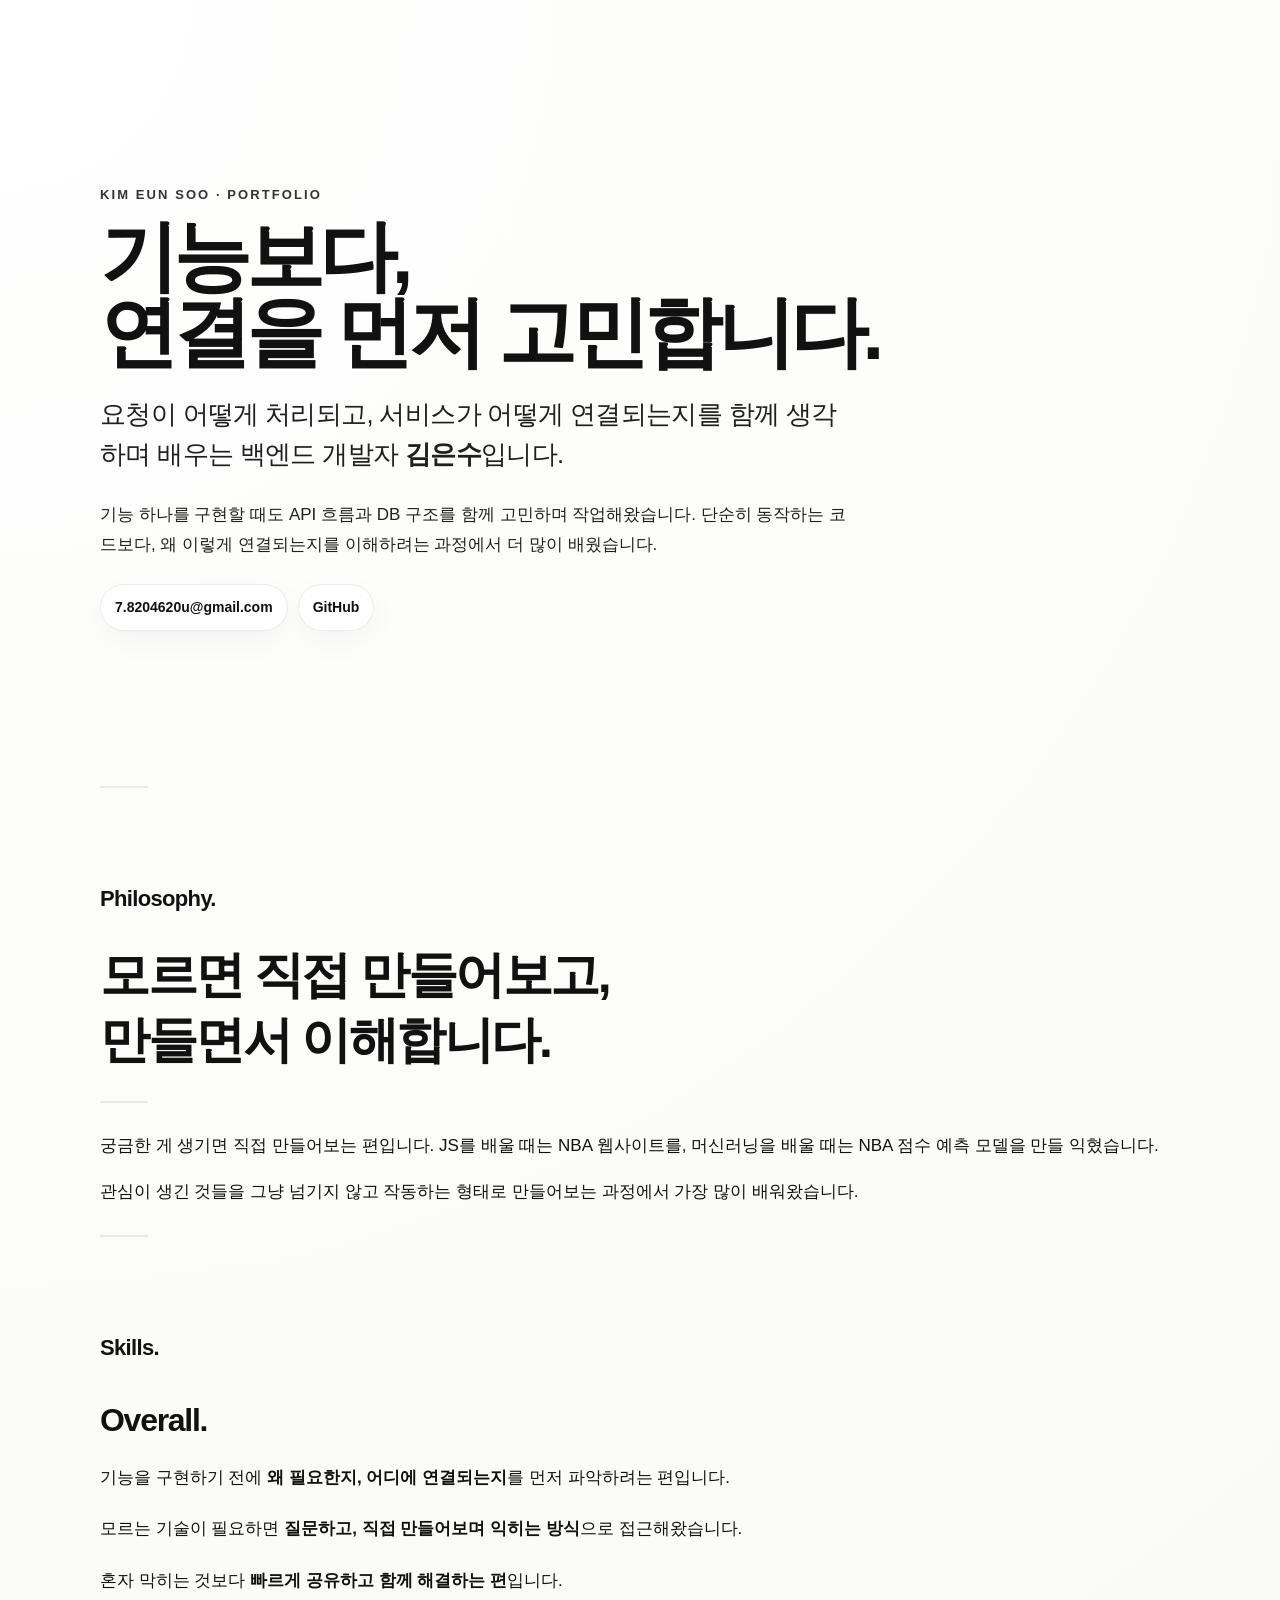
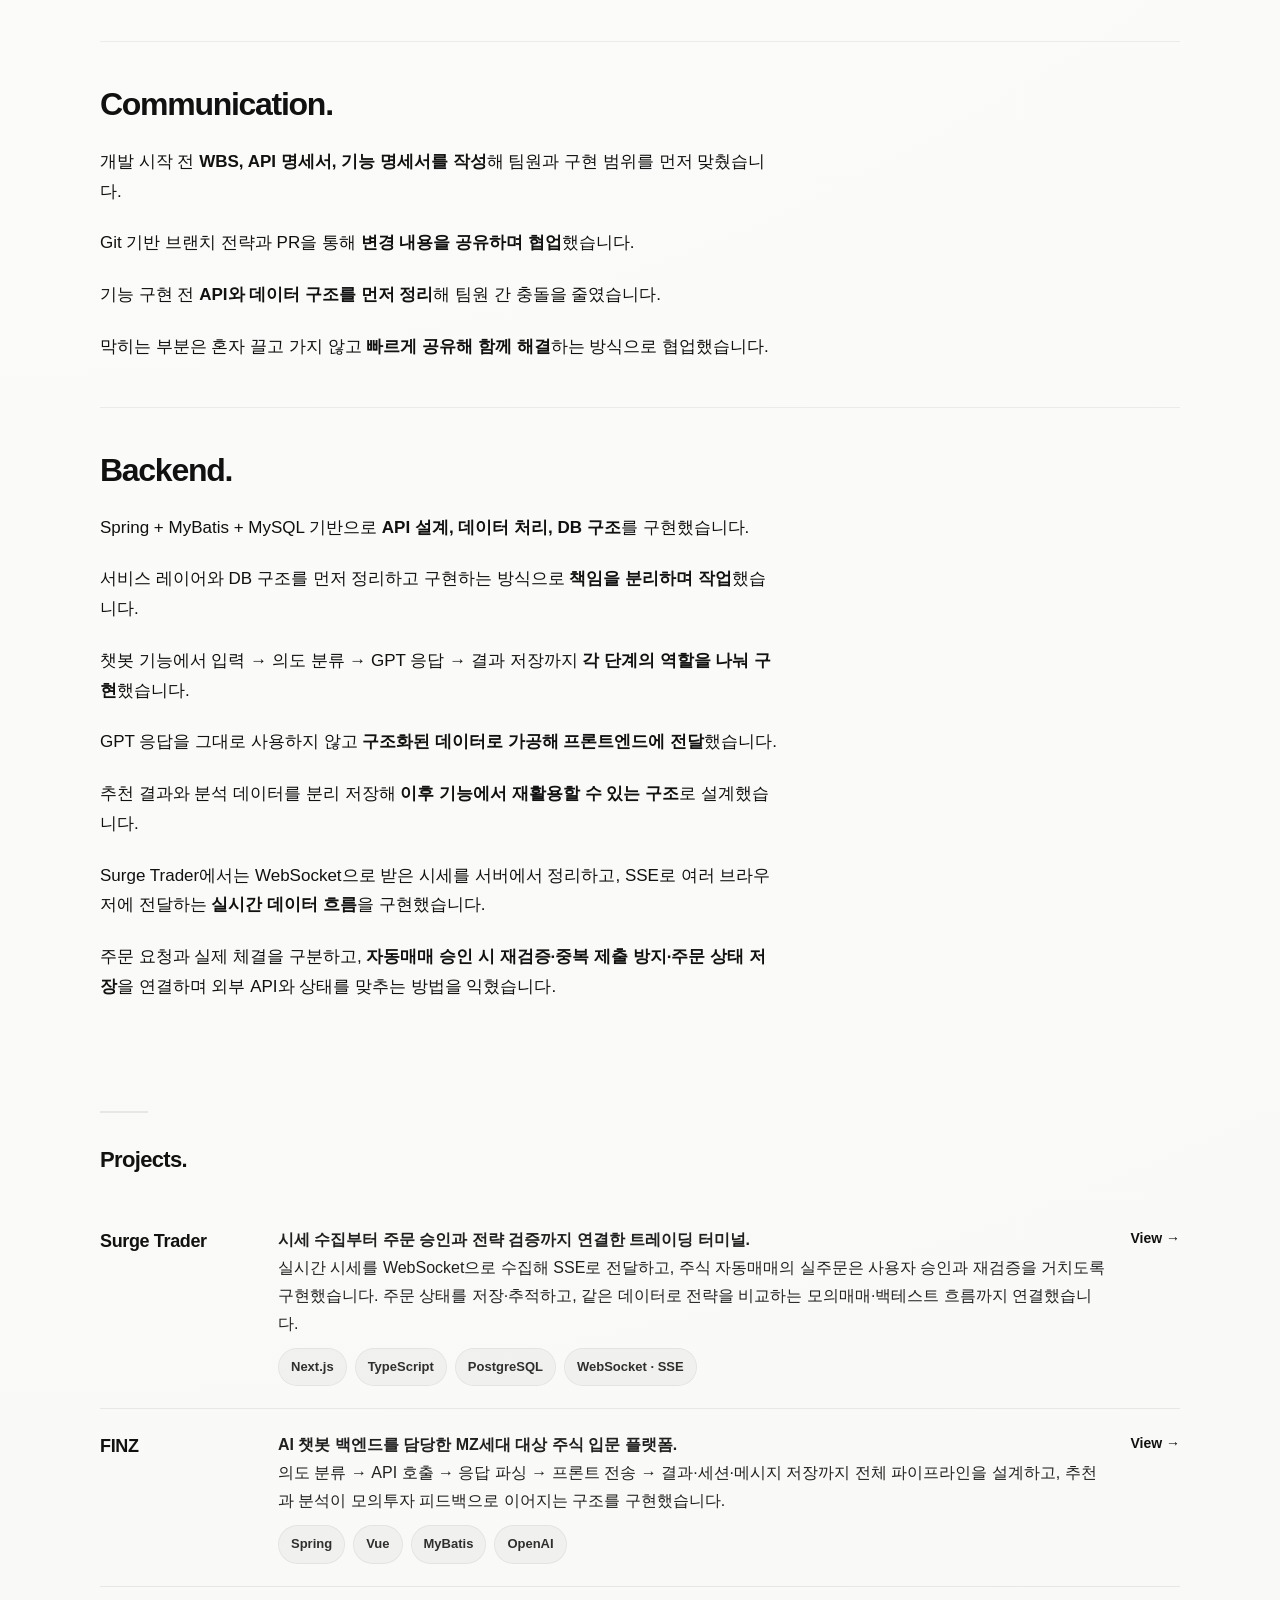
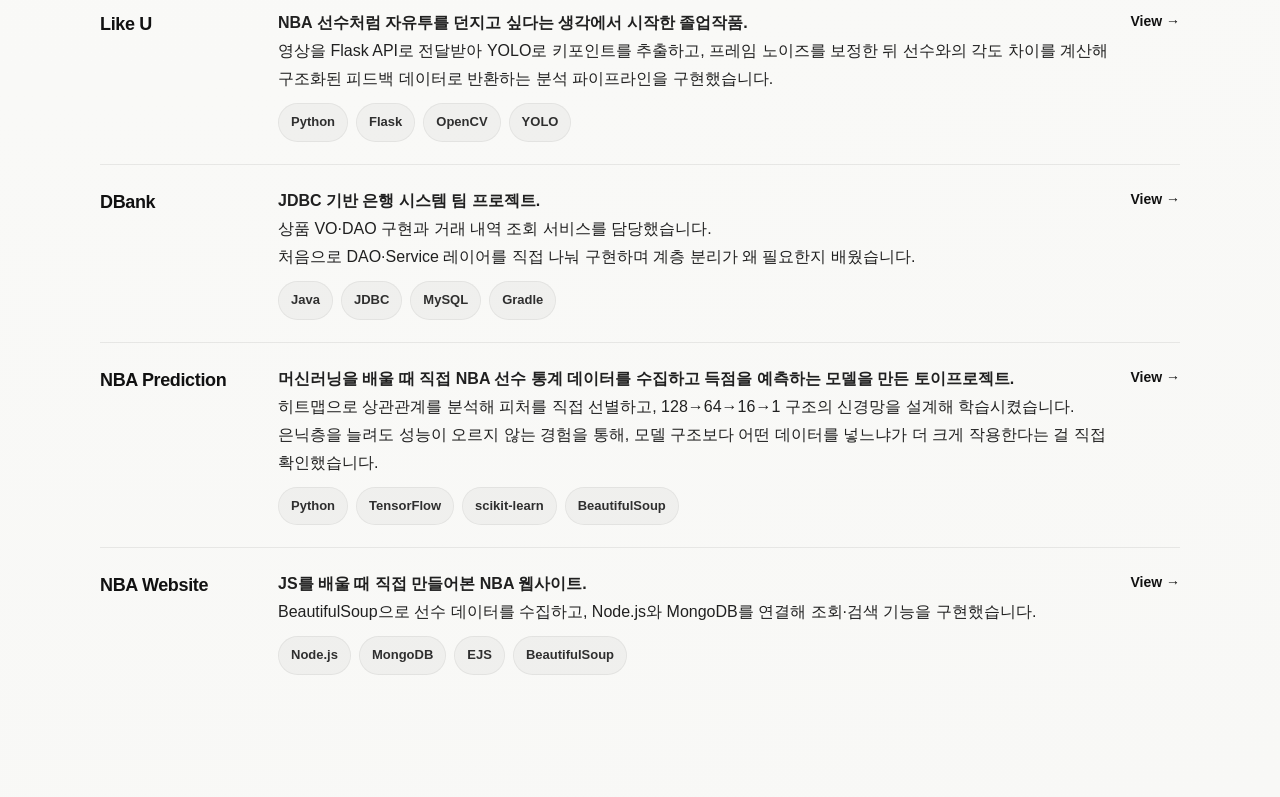
<file: index.html>
<!doctype html>
<html lang="ko">
  <head>
    <meta charset="utf-8" />
    <meta name="viewport" content="width=device-width,initial-scale=1" />
    <title>Eunsu Kim | Portfolio</title>
    <meta name="description" content="백엔드 개발자 김은수의 포트폴리오. Surge Trader, FINZ, Like U 프로젝트를 통해 API, 데이터 처리, 서비스 연결 과정을 소개합니다." />
    <link rel="stylesheet" href="styles/main.css" />
    <noscript><style>.reveal { opacity: 1; transform: none; }</style></noscript>
  </head>

  <body>
    <div class="wrap">
      <!-- HERO -->
      <section class="hero">
        <div>
          <p class="eyebrow reveal delay-1">KIM EUN SOO · PORTFOLIO</p>

          <h1 class="reveal delay-2">
            기능보다,<br />
            연결을 먼저 고민합니다.
          </h1>

          <p class="hero-intro reveal delay-3">
            요청이 어떻게 처리되고, 서비스가 어떻게 연결되는지를 함께 생각하며
            배우는 백엔드 개발자 <strong>김은수</strong>입니다.
          </p>

          <p class="hero-sub reveal delay-4">
            기능 하나를 구현할 때도 API 흐름과 DB 구조를 함께 고민하며
            작업해왔습니다. 단순히 동작하는 코드보다, 왜 이렇게 연결되는지를
            이해하려는 과정에서 더 많이 배웠습니다.
          </p>

          <div class="hero-links reveal delay-4">
            <a class="hero-link" href="mailto:7.8204620u@gmail.com"
              >7.8204620u@gmail.com</a
            >
            <a
              class="hero-link"
              href="https://github.com/ensookim"
              target="_blank"
              >GitHub</a
            >
          </div>

          <!-- <div class="chips hero-tags reveal delay-4">
            <span class="chip">아이디어를 실제 기능으로 구현</span>
            <span class="chip">흐름 중심 문제 해결</span>
          </div> -->
        </div>
      </section>

      <!-- BACKGROUND
      <section class="section reveal">
        <div class="section-title">
          <h2>Background.</h2>
        </div>

        <div class="info-grid">
          <div class="info-block">
            <h3>Focus.</h3>
            <div class="chips">
              <span class="chip">Backend</span>
              <span class="chip">API 설계</span>
              <span class="chip">서비스 구조</span>
            </div>
          </div>

          <div class="info-block">
            <h3>Education.</h3>
            <p>한국교통대학교 컴퓨터공학과 졸업 (2018.03 ~ 2025.02)</p>
          </div>

          <div class="info-block">
            <h3>Training.</h3>
            <p>[KB] IT's Your Life 6기 자바 백엔드 과정 (2025.03 ~ 2025.09)</p>
          </div>
        </div>
      </section> -->

      <div class="divider"></div>

      <!-- PHILOSOPHY -->
      <section class="section reveal">
        <div class="section-title">
          <h2>Philosophy.</h2>
        </div>

        <p class="quote-big">
          모르면 직접 만들어보고,<br />
          만들면서 이해합니다.
        </p>

        <div class="divider"></div>

        <p>
          궁금한 게 생기면 직접 만들어보는 편입니다. JS를 배울 때는 NBA
          웹사이트를, 머신러닝을 배울 때는 NBA 점수 예측 모델을 만들 익혔습니다.
        </p>
        <p>
          관심이 생긴 것들을 그냥 넘기지 않고 작동하는 형태로 만들어보는
          과정에서 가장 많이 배워왔습니다.
        </p>
      </section>

      <div class="divider"></div>

      <!-- SELECTED PROJECTS
      <section class="section reveal">
        <div class="section-title">
          <h2>Selected Projects.</h2>
        </div>

        <div class="text-section">
          <div class="text-block">
            <div class="project-timeline-item">
              <div class="project-timeline-title">FINZ</div>
              <span class="project-timeline-period">2025.07 - 2025.08</span>
              <div class="project-timeline-desc">
                투자 성향 기반 추천 결과를 생성하고, 분석 및 피드백으로 이어지는
                흐름을 설계했습니다. 생성된 결과를 저장해 이후 사용자 행동과
                연결되는 구조를 구현했습니다.
                <br />
                특히 챗봇과 모의투자 데이터를 연결해 포트폴리오 분석과
                피드백까지 이어지는 흐름을 구현했습니다.
              </div>
            </div>

            <div class="project-timeline-item">
              <div class="project-timeline-title">Like U</div>
              <span class="project-timeline-period">2024.09 - 2024.11</span>
              <div class="project-timeline-desc">
                OpenCV를 활용해 영상 데이터를 처리하고, 사용자와 선수의 자세를
                비교해 유사도를 기반으로 피드백을 제공했습니다.
              </div>
            </div>

            <div class="project-timeline-item">
              <div class="project-timeline-title">NBA Prediction</div>
              <span class="project-timeline-period">2024.06 - 2024.07</span>
              <div class="project-timeline-desc">
                선수 데이터와 경기 점수 간의 관계를 분석하고, 이를 기반으로 예측
                모델을 구현했습니다.
              </div>
            </div>

            <div class="project-timeline-item">
              <div class="project-timeline-title">DBank</div>
              <span class="project-timeline-period">2025.03 - 2025.04</span>
              <div class="project-timeline-desc">
                JDBC 기반으로 로그인, 이체, 금융상품 가입 기능을 구현했습니다.
              </div>
            </div>

            <div class="project-timeline-item">
              <div class="project-timeline-title">NBA Website</div>
              <span class="project-timeline-period">2024.03 - 2024.05</span>
              <div class="project-timeline-desc">
                Node.js와 MongoDB를 활용해 NBA 정보를 탐색할 수 있는 웹 서비스를
                구현했습니다.
              </div>
            </div>
          </div>
        </div>
      </section> -->

      <!-- SKILLS -->
      <section class="section reveal">
        <div class="section-title">
          <h2>Skills.</h2>
        </div>

        <div class="text-section">
          <!-- OVERALL -->
          <div class="text-block">
            <h3>Overall.</h3>

            <p>
              기능을 구현하기 전에
              <strong>왜 필요한지, 어디에 연결되는지</strong>를 먼저 파악하려는
              편입니다.
            </p>

            <p>
              모르는 기술이 필요하면
              <strong>질문하고, 직접 만들어보며 익히는 방식</strong>으로
              접근해왔습니다.
            </p>

            <p>
              혼자 막히는 것보다
              <strong>빠르게 공유하고 함께 해결하는 편</strong>입니다.
            </p>
          </div>

          <!-- COMMUNICATION -->
          <div class="text-block">
            <h3>Communication.</h3>

            <p>
              개발 시작 전
              <strong>WBS, API 명세서, 기능 명세서를 작성</strong>해 팀원과 구현
              범위를 먼저 맞췄습니다.
            </p>

            <p>
              Git 기반 브랜치 전략과 PR을 통해
              <strong>변경 내용을 공유하며 협업</strong>했습니다.
            </p>

            <p>
              기능 구현 전 <strong>API와 데이터 구조를 먼저 정리</strong>해 팀원
              간 충돌을 줄였습니다.
            </p>

            <p>
              막히는 부분은 혼자 끌고 가지 않고
              <strong>빠르게 공유해 함께 해결</strong>하는 방식으로
              협업했습니다.
            </p>
          </div>

          <!-- BACKEND -->
          <div class="text-block">
            <h3>Backend.</h3>

            <p>
              Spring + MyBatis + MySQL 기반으로
              <strong>API 설계, 데이터 처리, DB 구조</strong>를 구현했습니다.
            </p>

            <p>
              서비스 레이어와 DB 구조를 먼저 정리하고 구현하는 방식으로
              <strong>책임을 분리하며 작업</strong>했습니다.
            </p>

            <p>
              챗봇 기능에서 입력 → 의도 분류 → GPT 응답 → 결과 저장까지
              <strong>각 단계의 역할을 나눠 구현</strong>했습니다.
            </p>

            <p>
              GPT 응답을 그대로 사용하지 않고
              <strong>구조화된 데이터로 가공해 프론트엔드에 전달</strong
              >했습니다.
            </p>

            <p>
              추천 결과와 분석 데이터를 분리 저장해
              <strong>이후 기능에서 재활용할 수 있는 구조</strong>로
              설계했습니다.
            </p>

            <p>
              Surge Trader에서는 WebSocket으로 받은 시세를 서버에서 정리하고,
              SSE로 여러 브라우저에 전달하는 <strong>실시간 데이터 흐름</strong>을
              구현했습니다.
            </p>

            <p>
              주문 요청과 실제 체결을 구분하고,
              <strong>자동매매 승인 시 재검증·중복 제출 방지·주문 상태 저장</strong>을
              연결하며 외부 API와 상태를 맞추는 방법을 익혔습니다.
            </p>
          </div>
        </div>
      </section>

      <section class="section reveal" id="projects">
        <div class="divider"></div>

        <div class="section-title">
          <h2>Projects.</h2>
        </div>
        <div class="project-list">
          <a href="projects/surge-trader.html" class="project-row">
            <div class="project-row-name">Surge Trader</div>
            <div class="project-row-main">
              <p class="project-row-desc">
                <strong>시세 수집부터 주문 승인과 전략 검증까지 연결한 트레이딩 터미널.</strong><br />
                실시간 시세를 WebSocket으로 수집해 SSE로 전달하고,
                주식 자동매매의 실주문은 사용자 승인과 재검증을 거치도록 구현했습니다.
                주문 상태를 저장·추적하고, 같은 데이터로 전략을 비교하는
                모의매매·백테스트 흐름까지 연결했습니다.
              </p>
              <div class="project-row-stack">
                <span class="chip">Next.js</span>
                <span class="chip">TypeScript</span>
                <span class="chip">PostgreSQL</span>
                <span class="chip">WebSocket · SSE</span>
              </div>
            </div>
            <div class="project-row-link">View →</div>
          </a>
          <a href="projects/finz.html" class="project-row">
            <div class="project-row-name">FINZ</div>
            <div class="project-row-main">
              <p class="project-row-desc">
                <strong
                  >AI 챗봇 백엔드를 담당한 MZ세대 대상 주식 입문 플랫폼.</strong
                ><br />
                의도 분류 → API 호출 → 응답 파싱 → 프론트 전송 →
                결과·세션·메시지 저장까지 전체 파이프라인을 설계하고, 추천과
                분석이 모의투자 피드백으로 이어지는 구조를 구현했습니다.
              </p>
              <div class="project-row-stack">
                <span class="chip">Spring</span>
                <span class="chip">Vue</span>
                <span class="chip">MyBatis</span>
                <span class="chip">OpenAI</span>
              </div>
            </div>
            <div class="project-row-link">View →</div>
          </a>
          <a href="projects/likeu.html" class="project-row">
            <div class="project-row-name">Like U</div>
            <div class="project-row-main">
              <p class="project-row-desc">
                <strong
                  >NBA 선수처럼 자유투를 던지고 싶다는 생각에서 시작한
                  졸업작품.</strong
                >
                <br />
                영상을 Flask API로 전달받아 YOLO로 키포인트를 추출하고, 프레임
                노이즈를 보정한 뒤 선수와의 각도 차이를 계산해 구조화된 피드백
                데이터로 반환하는 분석 파이프라인을 구현했습니다.
              </p>
              <div class="project-row-stack">
                <span class="chip">Python</span>
                <span class="chip">Flask</span>
                <span class="chip">OpenCV</span>
                <span class="chip">YOLO</span>
              </div>
            </div>
            <div class="project-row-link">View →</div>
          </a>

          <a href="projects/dbank.html" class="project-row">
            <div class="project-row-name">DBank</div>
            <div class="project-row-main">
              <p class="project-row-desc">
                <strong>JDBC 기반 은행 시스템 팀 프로젝트.</strong><br />
                상품 VO·DAO 구현과 거래 내역 조회 서비스를 담당했습니다. <br />
                처음으로 DAO·Service 레이어를 직접 나눠 구현하며 계층 분리가 왜
                필요한지 배웠습니다.
              </p>
              <div class="project-row-stack">
                <span class="chip">Java</span>
                <span class="chip">JDBC</span>
                <span class="chip">MySQL</span>
                <span class="chip">Gradle</span>
              </div>
            </div>
            <div class="project-row-link">View →</div>
          </a>
          <a href="projects/prediction.html" class="project-row">
            <div class="project-row-name">NBA Prediction</div>
            <div class="project-row-main">
              <p class="project-row-desc">
                <strong
                  >머신러닝을 배울 때 직접 NBA 선수 통계 데이터를 수집하고
                  득점을 예측하는 모델을 만든 토이프로젝트.</strong
                ><br />
                히트맵으로 상관관계를 분석해 피처를 직접 선별하고, 128→64→16→1
                구조의 신경망을 설계해 학습시켰습니다.<br />
                은닉층을 늘려도 성능이 오르지 않는 경험을 통해, 모델 구조보다
                어떤 데이터를 넣느냐가 더 크게 작용한다는 걸 직접 확인했습니다.
              </p>
              <div class="project-row-stack">
                <span class="chip">Python</span>
                <span class="chip">TensorFlow</span>
                <span class="chip">scikit-learn</span>
                <span class="chip">BeautifulSoup</span>
              </div>
            </div>
            <div class="project-row-link">View →</div>
          </a>
          <a href="projects/nbawebsite.html" class="project-row">
            <div class="project-row-name">NBA Website</div>
            <div class="project-row-main">
              <p class="project-row-desc">
                <strong>JS를 배울 때 직접 만들어본 NBA 웹사이트.</strong><br />
                BeautifulSoup으로 선수 데이터를 수집하고, Node.js와 MongoDB를
                연결해 조회·검색 기능을 구현했습니다.
              </p>
              <div class="project-row-stack">
                <span class="chip">Node.js</span>
                <span class="chip">MongoDB</span>
                <span class="chip">EJS</span>
                <span class="chip">BeautifulSoup</span>
              </div>
            </div>
            <div class="project-row-link">View →</div>
          </a>
        </div>
      </section>

      <script>
        const observer = new IntersectionObserver(
          (entries) => {
            entries.forEach((entry) => {
              if (entry.isIntersecting) {
                entry.target.classList.add('show');
                observer.unobserve(entry.target);
              }
            });
          },
          {
            threshold: 0.12,
            rootMargin: '0px 0px -40px 0px',
          },
        );

        document.querySelectorAll('.reveal').forEach((el) => {
          observer.observe(el);
        });
      </script>
    </div>
  </body>
</html>
</file>
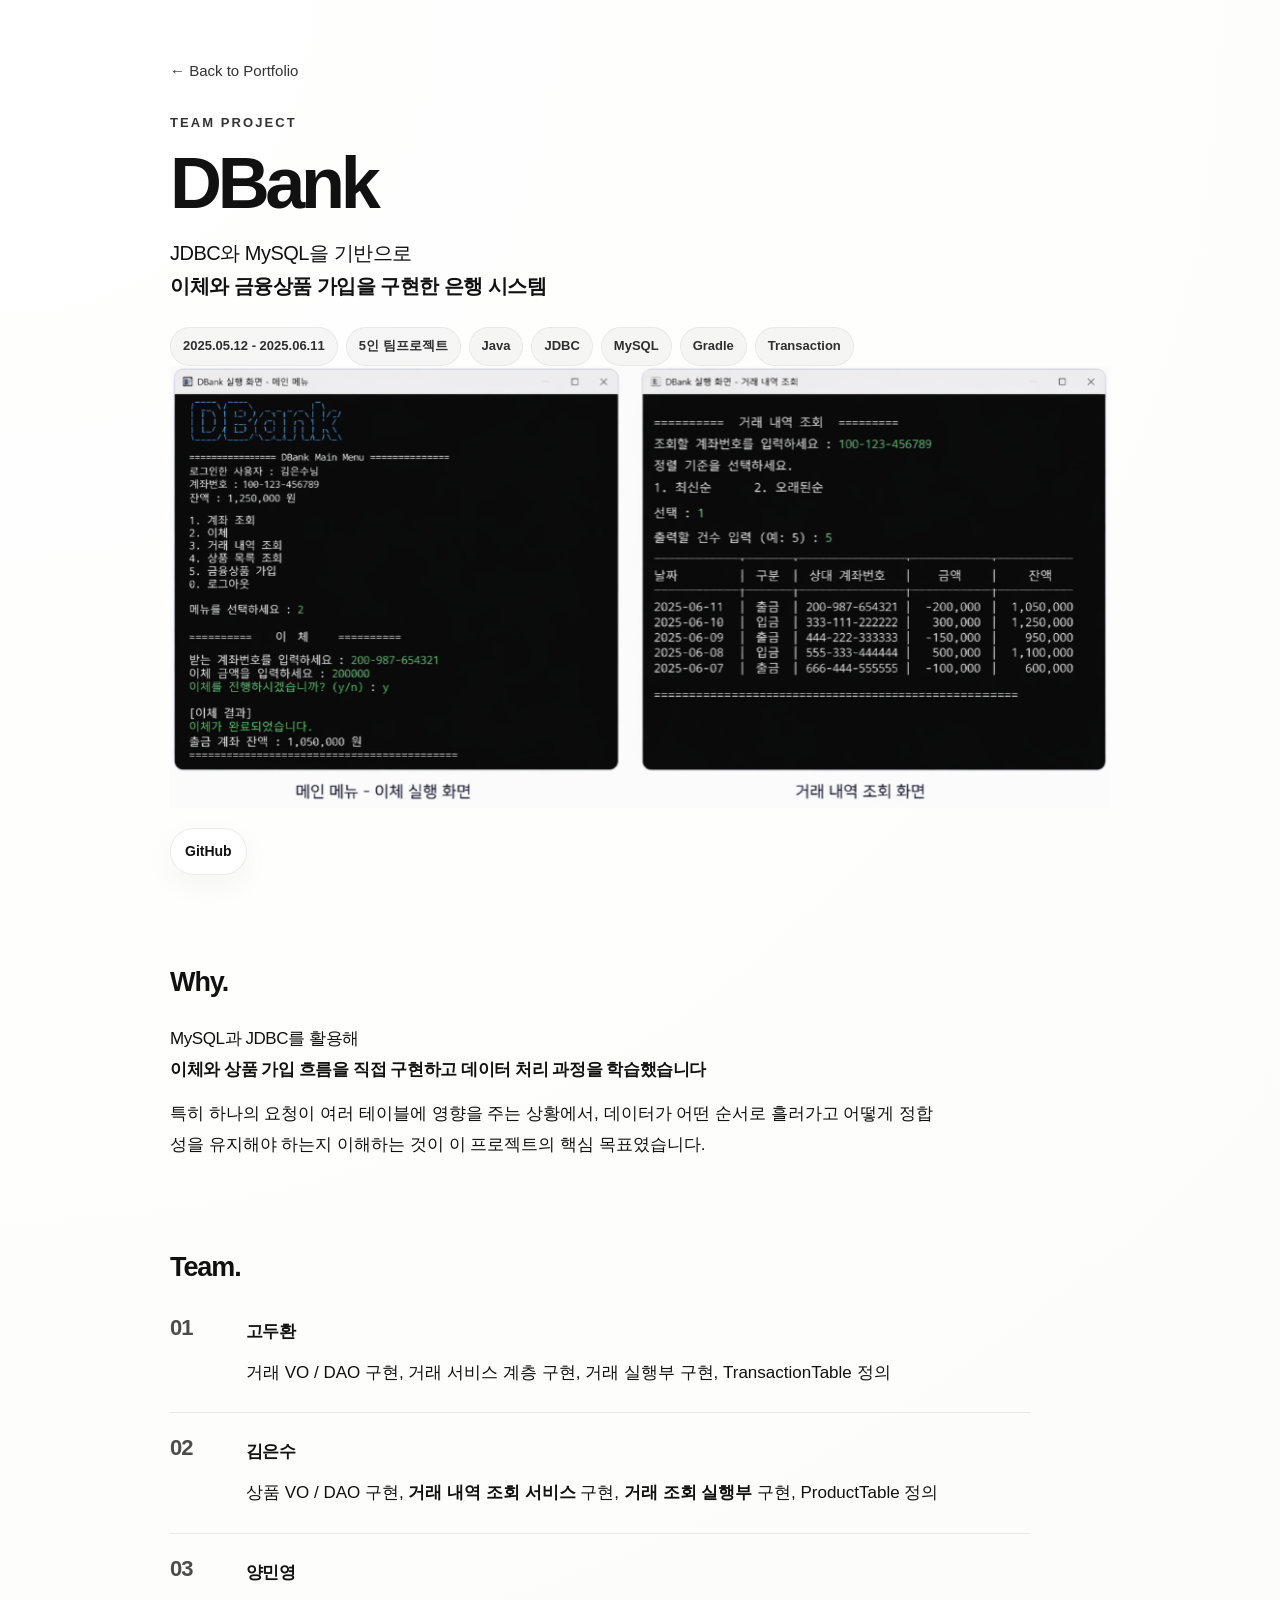
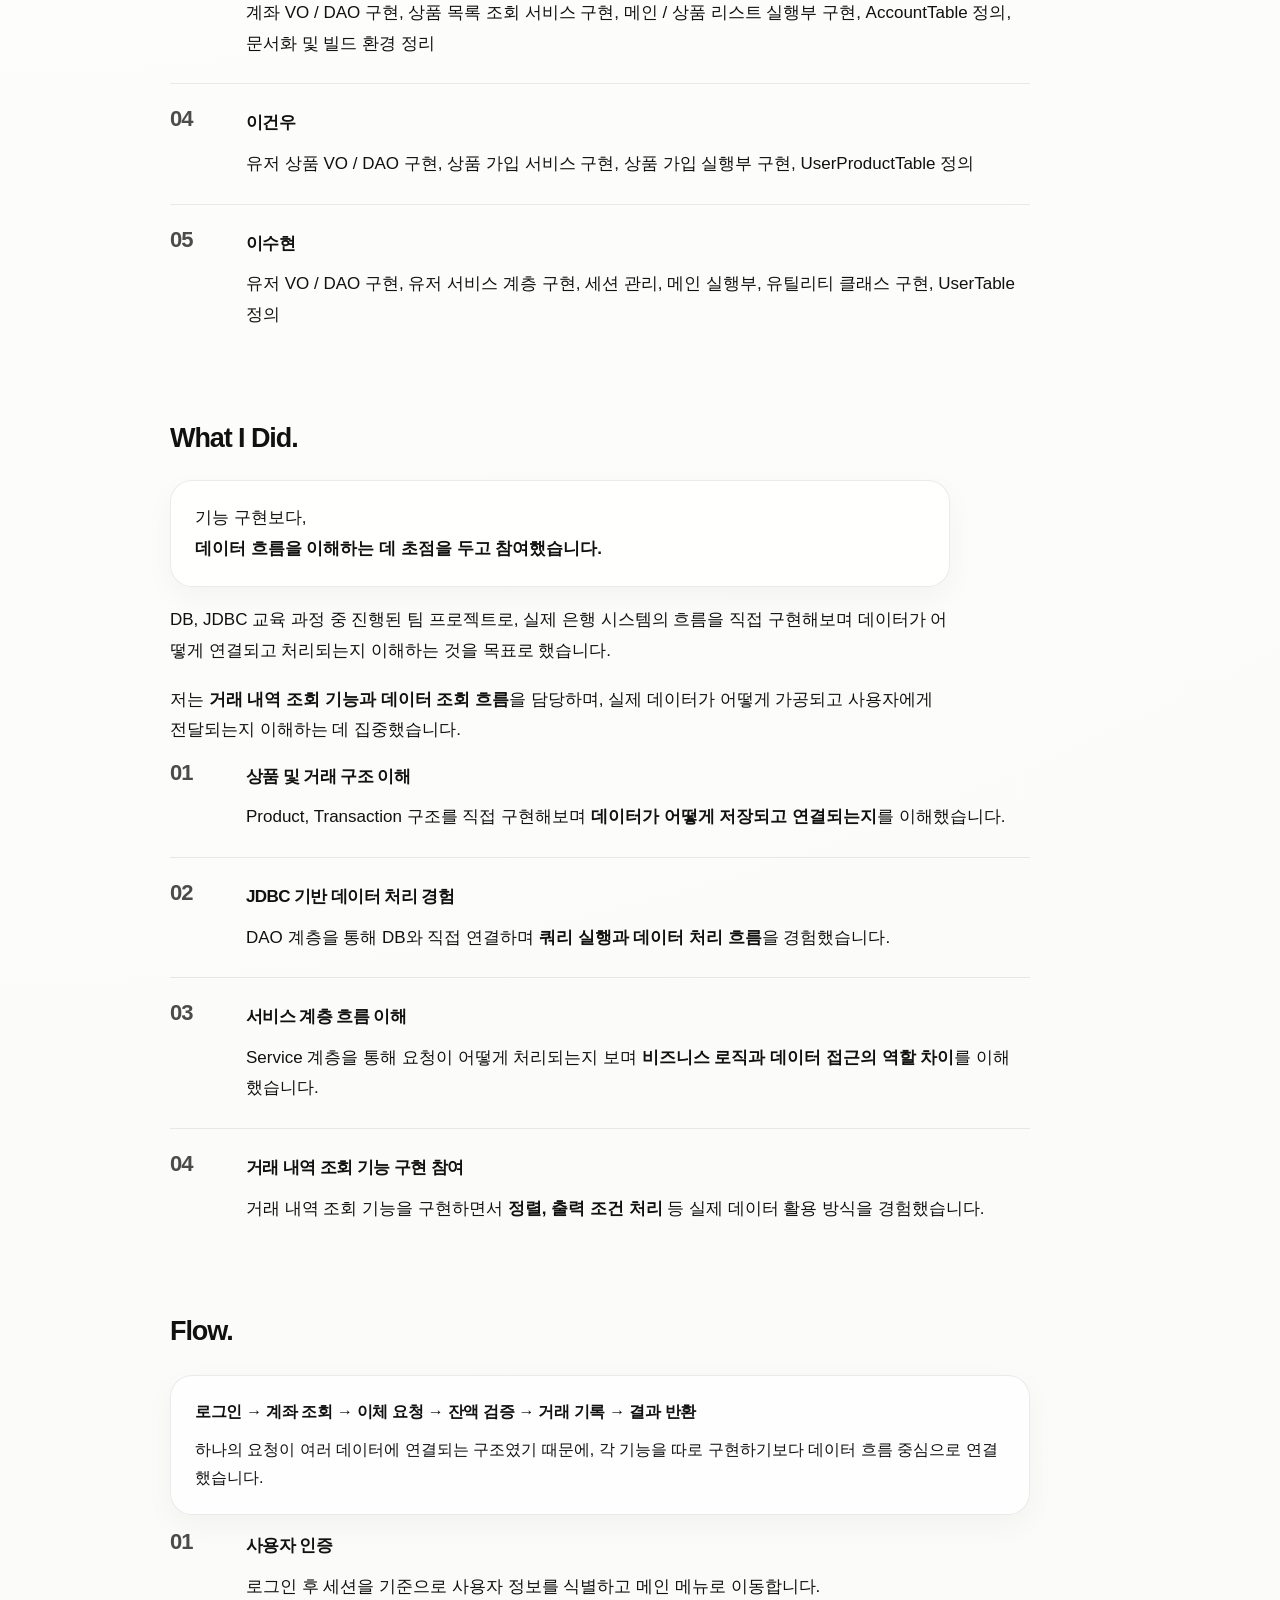
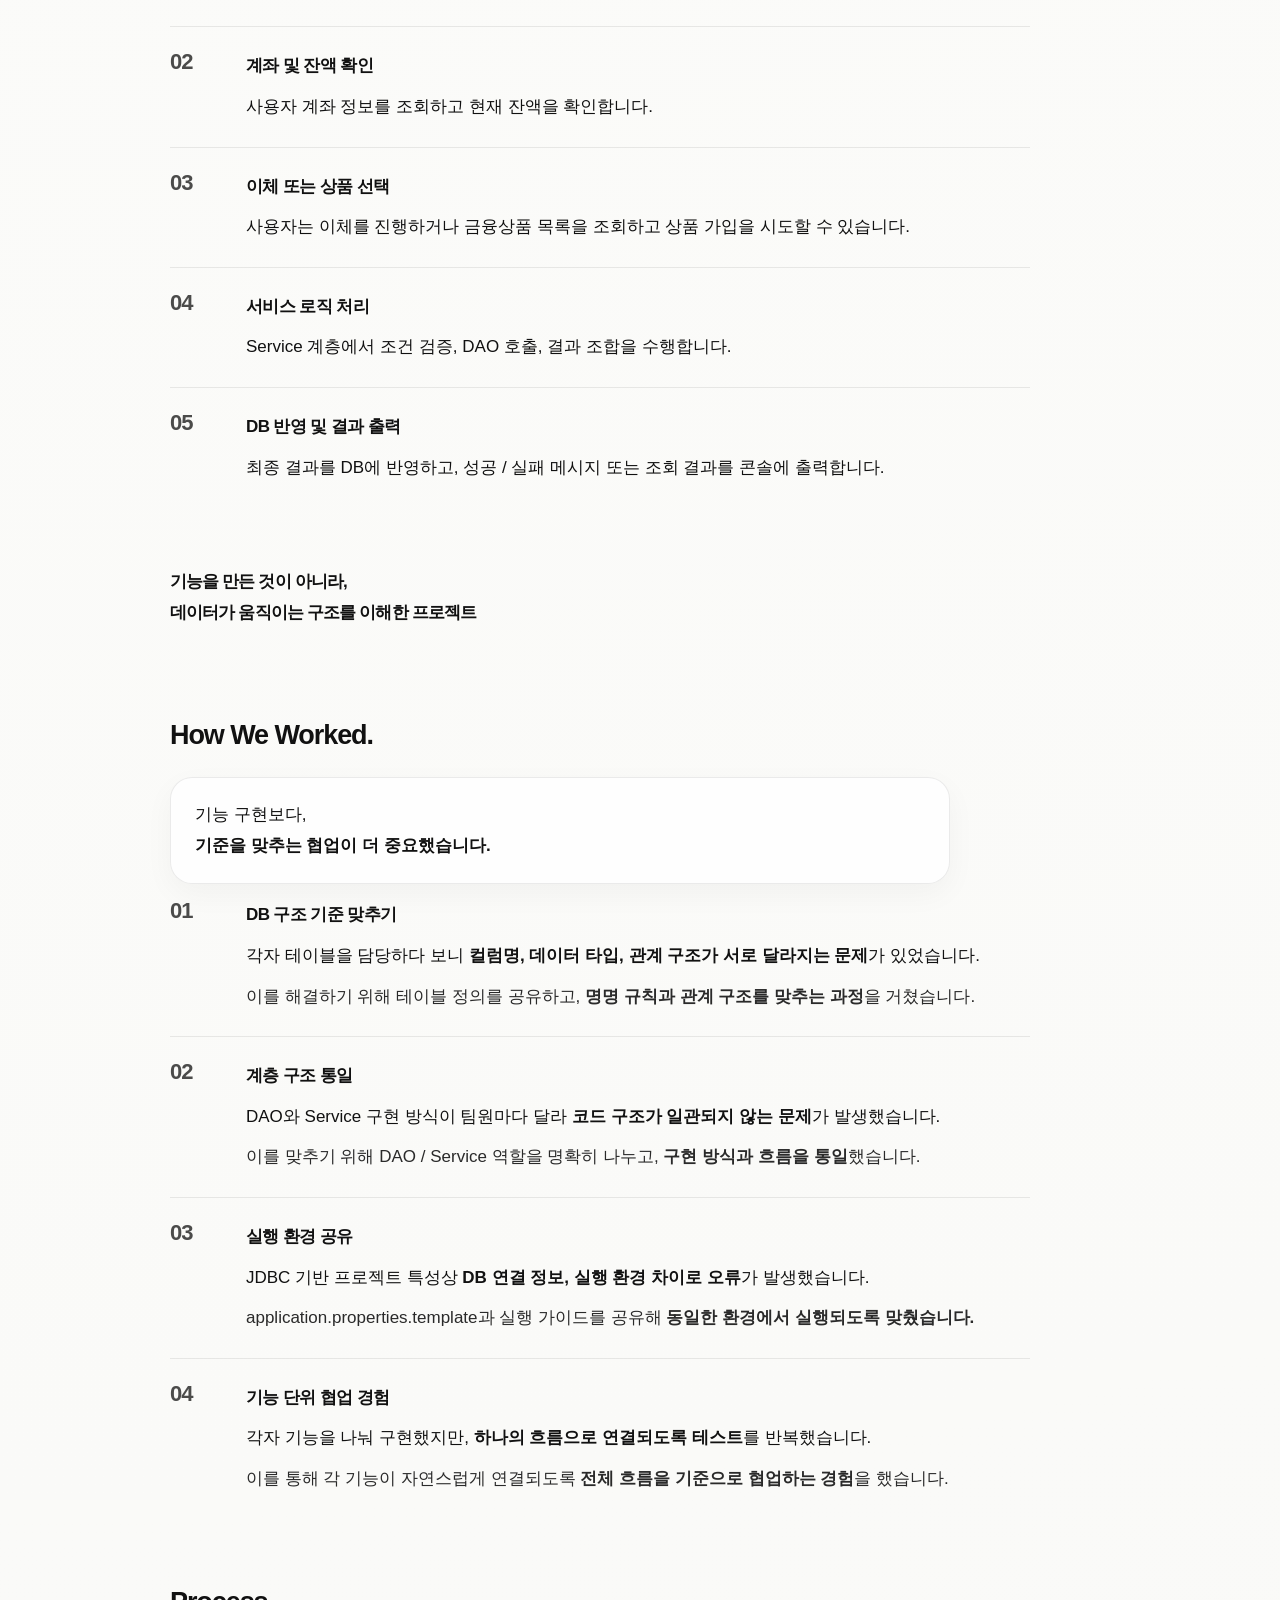
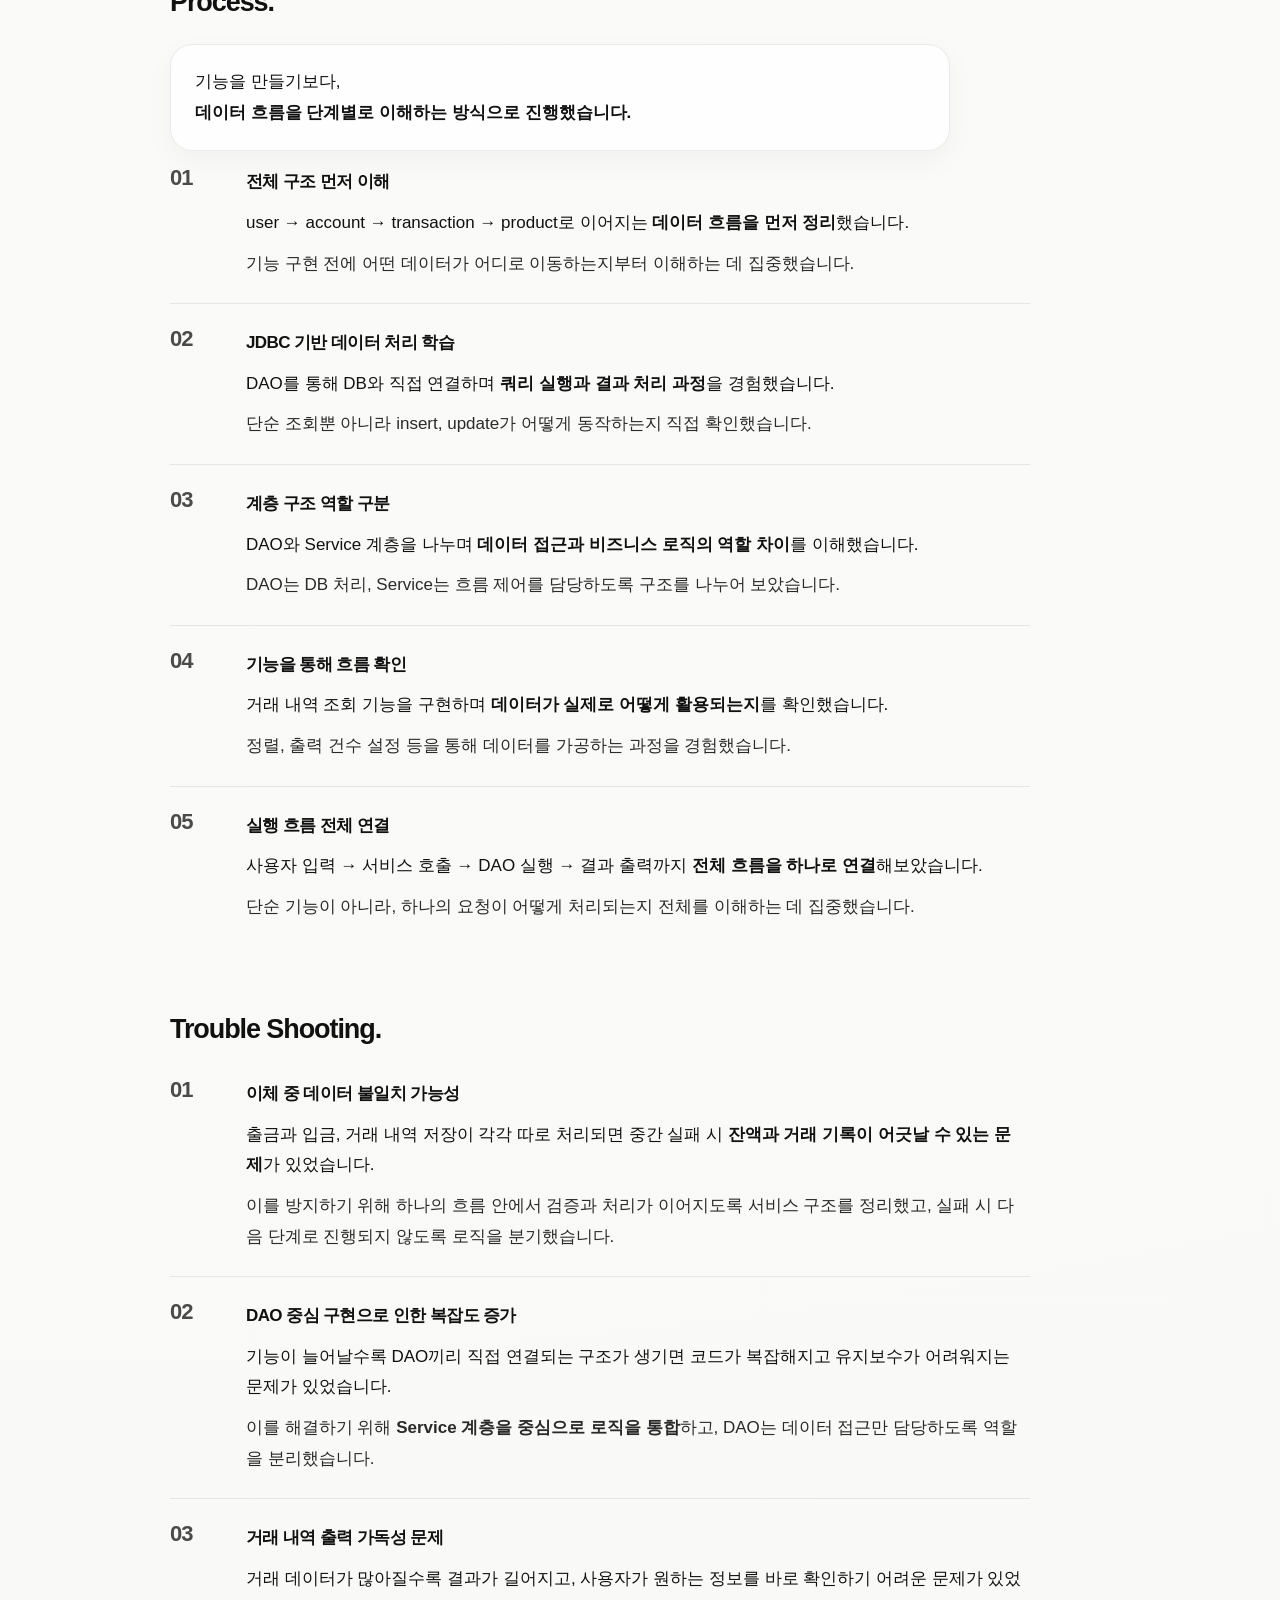
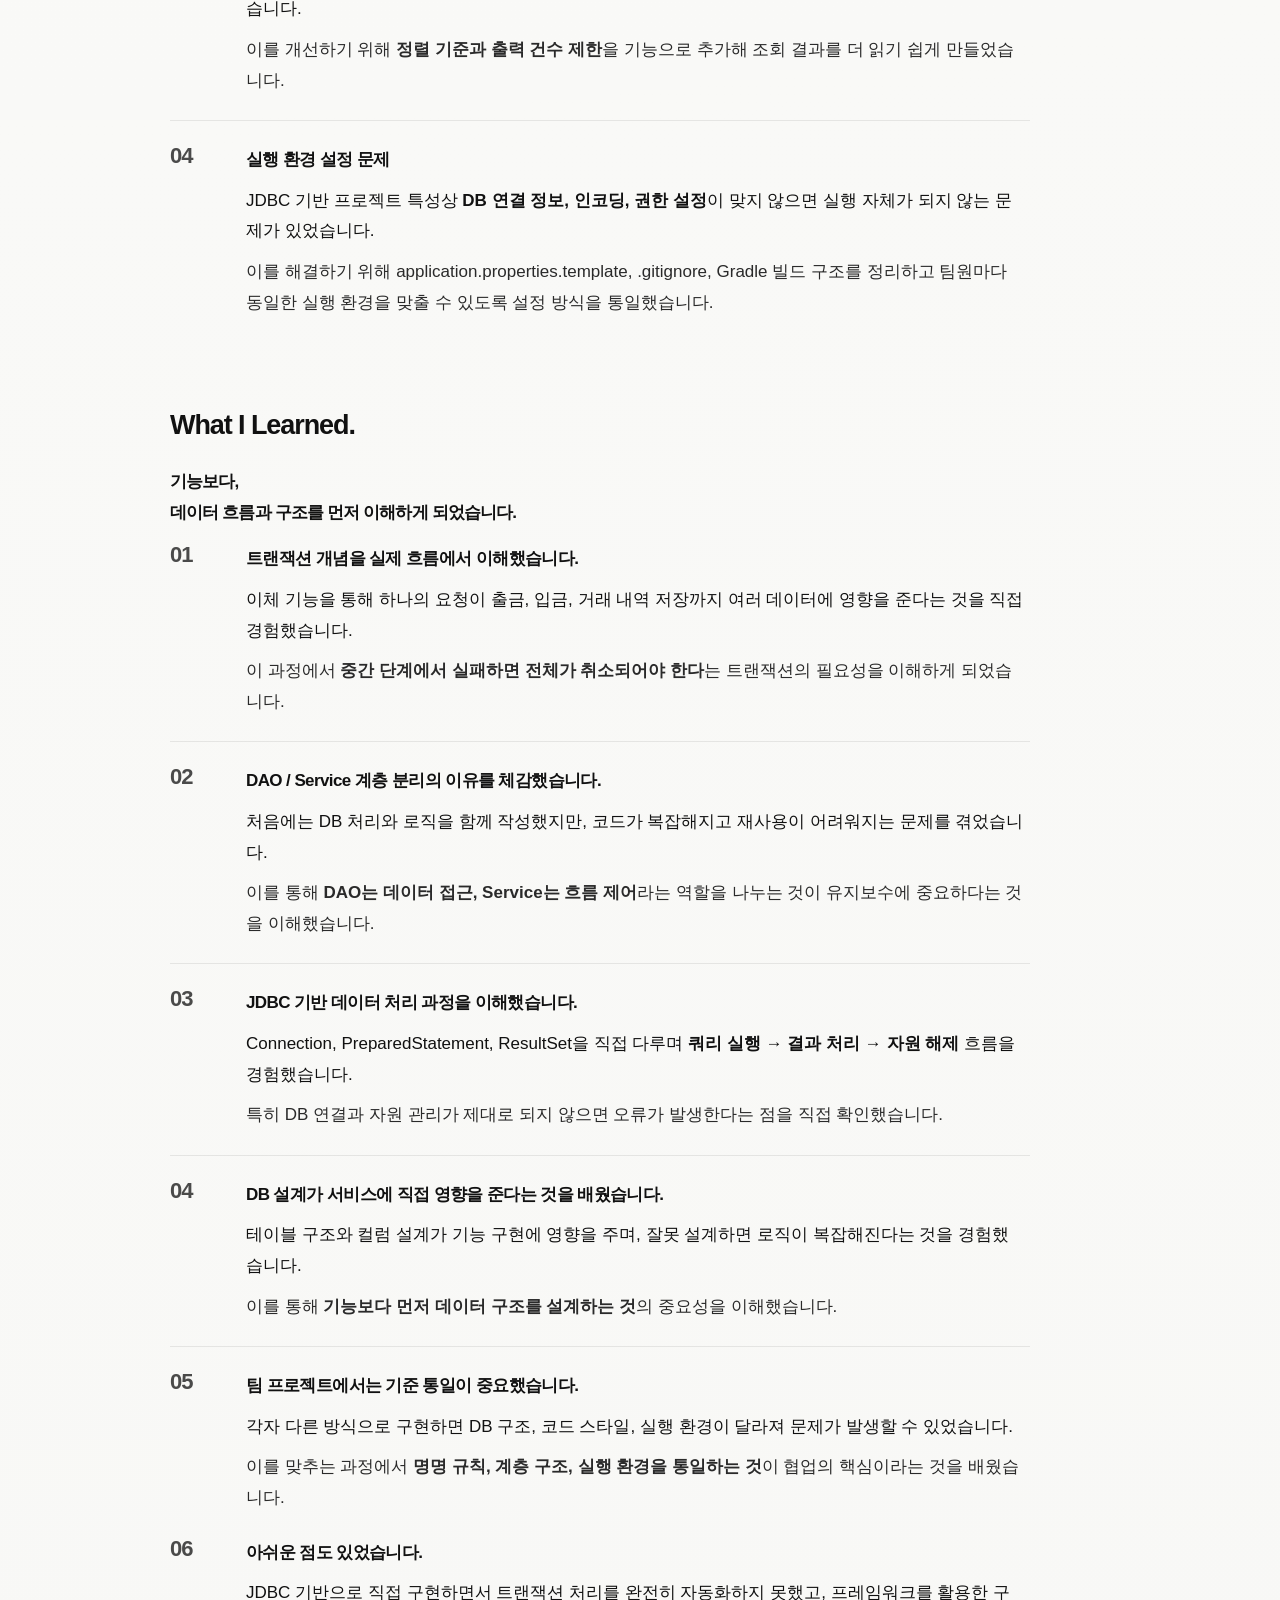
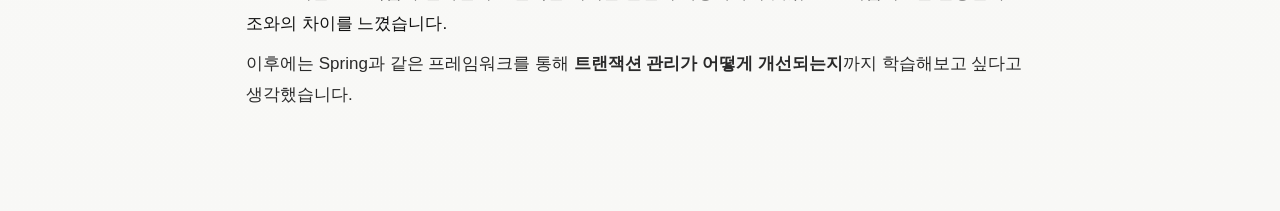
<file: projects/dbank.html>
<!doctype html>
<html lang="ko">
  <head>
    <meta charset="utf-8" />
    <meta name="viewport" content="width=device-width,initial-scale=1" />
    <title>DBank | Project Detail</title>
    <link rel="stylesheet" href="../styles/main.css" />

    <style>
      .project-detail-wrap {
        max-width: 980px;
        margin: 0 auto;
        padding: 56px 20px 100px;
      }

      .back-link {
        display: inline-block;
        margin-bottom: 28px;
        font-size: 15px;
        color: var(--subtle);
      }

      .project-hero h1 {
        margin: 0;
        font-size: clamp(42px, 6vw, 72px);
        line-height: 1;
        letter-spacing: -0.06em;
      }

      .project-hero-sub {
        margin-top: 18px;
        max-width: 780px;
        font-size: 20px;
        line-height: 1.65;
        letter-spacing: -0.025em;
      }

      .project-meta {
        display: flex;
        flex-wrap: wrap;
        gap: 8px;
        margin-top: 24px;
      }

      .project-links {
        margin-top: 20px;
      }

      .project-link-btn {
        display: inline-flex;
        align-items: center;
        padding: 10px 14px;
        border-radius: 999px;
        background: rgba(255, 255, 255, 0.92);
        border: 1px solid var(--line);
        box-shadow: var(--shadow);
        font-size: 14px;
        font-weight: 600;
        transition: transform 0.2s ease;
      }

      .project-link-btn:hover {
        transform: translateY(-2px);
      }

      .detail-section {
        margin-top: 84px;
      }

      .detail-section h2 {
        margin: 0 0 18px;
        font-size: 27px;
        letter-spacing: -0.04em;
      }

      .detail-section p {
        margin: 0;
        max-width: 780px;
        font-size: 17px;
        line-height: 1.8;
      }

      .detail-section p + p {
        margin-top: 14px;
      }

      .image-block {
        margin-top: 24px;
        max-width: 860px;
        border-radius: 24px;
        overflow: hidden;
        border: 1px solid var(--line);
        box-shadow: var(--shadow);
        background: var(--paper);
      }

      .image-block img {
        width: 100%;
        display: block;
      }

      .flow-box,
      .mini-highlight {
        margin-top: 20px;
        padding: 22px 24px;
        border-radius: 22px;
        border: 1px solid var(--line);
        background: rgba(255, 255, 255, 0.78);
        box-shadow: var(--shadow);
        max-width: 860px;
      }

      .flow-line {
        font-size: 16px;
        font-weight: 700;
        letter-spacing: -0.02em;
        line-height: 1.75;
      }

      .flow-desc {
        margin-top: 10px;
        font-size: 16px;
        line-height: 1.75;
      }

      .typo-list {
        max-width: 860px;
        margin-top: 8px;
      }

      .typo-item {
        display: grid;
        grid-template-columns: 58px minmax(0, 1fr);
        gap: 18px;
        padding: 24px 0;
        border-bottom: 1px solid rgba(0, 0, 0, 0.08);
      }

      .typo-item:first-child {
        padding-top: 8px;
      }

      .typo-item:last-child {
        border-bottom: none;
        padding-bottom: 0;
      }

      .typo-num {
        font-size: 22px;
        line-height: 1;
        font-weight: 700;
        letter-spacing: -0.05em;
        color: rgba(0, 0, 0, 0.7);
      }

      .typo-body p {
        margin: 0;
        max-width: 780px;
      }

      .typo-title {
        font-size: 22px;
        line-height: 1.4;
        letter-spacing: -0.035em;
        font-weight: 700;
        color: var(--text);
      }

      .typo-text {
        margin-top: 10px !important;
        font-size: 16px;
        line-height: 1.8;
        color: var(--text);
      }

      .typo-sub {
        margin-top: 10px !important;
        font-size: 15px;
        line-height: 1.75;
        color: #2a2a2a;
      }

      .quote-sub {
        margin-top: 14px;
        max-width: 780px;
        font-size: 17px;
        line-height: 1.8;
        color: #111;
        font-weight: 500;
      }

      .simple-card {
        margin-top: 22px;
        max-width: 860px;
        padding: 22px 24px;
        border-radius: 22px;
        border: 1px solid var(--line);
        background: rgba(255, 255, 255, 0.78);
        box-shadow: var(--shadow);
      }

      .simple-card strong {
        display: block;
        margin-bottom: 8px;
      }

      @media (max-width: 820px) {
        .project-detail-wrap {
          padding: 28px 16px 80px;
        }

        .typo-item {
          grid-template-columns: 1fr;
          gap: 12px;
        }

        .typo-num {
          font-size: 18px;
        }

        .typo-title {
          font-size: 20px;
        }
      }
    </style>
  </head>

  <body>
    <div class="project-detail-wrap">
      <a href="../index.html" class="back-link reveal">← Back to Portfolio</a>

      <!-- HERO -->
      <section class="project-hero">
        <p class="eyebrow reveal delay-1">TEAM PROJECT</p>
        <h1 class="reveal delay-2">DBank</h1>

        <p class="project-hero-sub reveal delay-3">
          JDBC와 MySQL을 기반으로<br />
          <strong>이체와 금융상품 가입을 구현한 은행 시스템</strong>
        </p>

        <div class="project-meta reveal delay-4">
          <span class="chip">2025.05.12 - 2025.06.11</span>
          <span class="chip">5인 팀프로젝트</span>
          <span class="chip">Java</span>
          <span class="chip">JDBC</span>
          <span class="chip">MySQL</span>
          <span class="chip">Gradle</span>
          <span class="chip">Transaction</span>
        </div>

        <div class="onboarding-row reveal delay-4">
          <img src="../assets/DBank_preview.png" alt="DBank_preview" />
        </div>

        <div class="project-links reveal delay-4">
          <a
            class="project-link-btn"
            href="https://github.com/Minyoung06/DBank-Project"
            target="_blank"
            rel="noreferrer"
          >
            GitHub
          </a>
        </div>
      </section>

      <!-- WHY -->
      <section class="detail-section reveal">
        <h2>Why.</h2>

        <p class="project-hero-sub">
          MySQL과 JDBC를 활용해<br />
          <strong
            >이체와 상품 가입 흐름을 직접 구현하고 데이터 처리 과정을
            학습했습니다</strong
          >
        </p>

        <p class="quote-sub">
          특히 하나의 요청이 여러 테이블에 영향을 주는 상황에서, 데이터가 어떤
          순서로 흘러가고 어떻게 정합성을 유지해야 하는지 이해하는 것이 이
          프로젝트의 핵심 목표였습니다.
        </p>
      </section>

      <!-- TEAM -->
      <section class="detail-section reveal">
        <h2>Team.</h2>

        <div class="typo-list">
          <div class="typo-item">
            <div class="typo-num">01</div>
            <div class="typo-body">
              <p class="typo-title">고두환</p>
              <p class="typo-text">
                거래 VO / DAO 구현, 거래 서비스 계층 구현, 거래 실행부 구현,
                TransactionTable 정의
              </p>
            </div>
          </div>

          <div class="typo-item">
            <div class="typo-num">02</div>
            <div class="typo-body">
              <p class="typo-title">김은수</p>
              <p class="typo-text">
                상품 VO / DAO 구현, <strong>거래 내역 조회 서비스</strong> 구현,
                <strong>거래 조회 실행부</strong> 구현, ProductTable 정의
              </p>
            </div>
          </div>

          <div class="typo-item">
            <div class="typo-num">03</div>
            <div class="typo-body">
              <p class="typo-title">양민영</p>
              <p class="typo-text">
                계좌 VO / DAO 구현, 상품 목록 조회 서비스 구현, 메인 / 상품
                리스트 실행부 구현, AccountTable 정의, 문서화 및 빌드 환경 정리
              </p>
            </div>
          </div>

          <div class="typo-item">
            <div class="typo-num">04</div>
            <div class="typo-body">
              <p class="typo-title">이건우</p>
              <p class="typo-text">
                유저 상품 VO / DAO 구현, 상품 가입 서비스 구현, 상품 가입 실행부
                구현, UserProductTable 정의
              </p>
            </div>
          </div>

          <div class="typo-item">
            <div class="typo-num">05</div>
            <div class="typo-body">
              <p class="typo-title">이수현</p>
              <p class="typo-text">
                유저 VO / DAO 구현, 유저 서비스 계층 구현, 세션 관리, 메인
                실행부, 유틸리티 클래스 구현, UserTable 정의
              </p>
            </div>
          </div>
        </div>
      </section>

      <!-- WHAT I DID -->
      <section class="detail-section reveal">
        <h2>What I Did.</h2>

        <p class="mini-highlight">
          기능 구현보다,<br />
          <strong>데이터 흐름을 이해하는 데 초점을 두고 참여했습니다.</strong>
        </p>

        <p style="margin-top: 18px">
          DB, JDBC 교육 과정 중 진행된 팀 프로젝트로, 실제 은행 시스템의 흐름을
          직접 구현해보며 데이터가 어떻게 연결되고 처리되는지 이해하는 것을
          목표로 했습니다.
        </p>

        <p style="margin-top: 18px">
          저는 <strong>거래 내역 조회 기능과 데이터 조회 흐름</strong>을
          담당하며, 실제 데이터가 어떻게 가공되고 사용자에게 전달되는지 이해하는
          데 집중했습니다.<dr />
        </p>

        <div class="typo-list">
          <div class="typo-item">
            <div class="typo-num">01</div>
            <div class="typo-body">
              <p class="typo-title">상품 및 거래 구조 이해</p>
              <p class="typo-text">
                Product, Transaction 구조를 직접 구현해보며
                <strong>데이터가 어떻게 저장되고 연결되는지</strong>를
                이해했습니다.
              </p>
            </div>
          </div>

          <div class="typo-item">
            <div class="typo-num">02</div>
            <div class="typo-body">
              <p class="typo-title">JDBC 기반 데이터 처리 경험</p>
              <p class="typo-text">
                DAO 계층을 통해 DB와 직접 연결하며
                <strong>쿼리 실행과 데이터 처리 흐름</strong>을 경험했습니다.
              </p>
            </div>
          </div>

          <div class="typo-item">
            <div class="typo-num">03</div>
            <div class="typo-body">
              <p class="typo-title">서비스 계층 흐름 이해</p>
              <p class="typo-text">
                Service 계층을 통해 요청이 어떻게 처리되는지 보며
                <strong>비즈니스 로직과 데이터 접근의 역할 차이</strong>를
                이해했습니다.
              </p>
            </div>
          </div>

          <div class="typo-item">
            <div class="typo-num">04</div>
            <div class="typo-body">
              <p class="typo-title">거래 내역 조회 기능 구현 참여</p>
              <p class="typo-text">
                거래 내역 조회 기능을 구현하면서
                <strong>정렬, 출력 조건 처리</strong> 등 실제 데이터 활용 방식을
                경험했습니다.
              </p>
            </div>
          </div>
        </div>
      </section>

      <!-- FLOW -->
      <section class="detail-section reveal">
        <h2>Flow.</h2>

        <div class="flow-box">
          <div class="flow-line">
            로그인 → 계좌 조회 → 이체 요청 → 잔액 검증 → 거래 기록 → 결과 반환
          </div>

          <div class="flow-desc">
            하나의 요청이 여러 데이터에 연결되는 구조였기 때문에, 각 기능을 따로
            구현하기보다 데이터 흐름 중심으로 연결했습니다.
          </div>
        </div>

        <div class="typo-list">
          <div class="typo-item">
            <div class="typo-num">01</div>
            <div class="typo-body">
              <p class="typo-title">사용자 인증</p>
              <p class="typo-text">
                로그인 후 세션을 기준으로 사용자 정보를 식별하고 메인 메뉴로
                이동합니다.
              </p>
            </div>
          </div>

          <div class="typo-item">
            <div class="typo-num">02</div>
            <div class="typo-body">
              <p class="typo-title">계좌 및 잔액 확인</p>
              <p class="typo-text">
                사용자 계좌 정보를 조회하고 현재 잔액을 확인합니다.
              </p>
            </div>
          </div>

          <div class="typo-item">
            <div class="typo-num">03</div>
            <div class="typo-body">
              <p class="typo-title">이체 또는 상품 선택</p>
              <p class="typo-text">
                사용자는 이체를 진행하거나 금융상품 목록을 조회하고 상품 가입을
                시도할 수 있습니다.
              </p>
            </div>
          </div>

          <div class="typo-item">
            <div class="typo-num">04</div>
            <div class="typo-body">
              <p class="typo-title">서비스 로직 처리</p>
              <p class="typo-text">
                Service 계층에서 조건 검증, DAO 호출, 결과 조합을 수행합니다.
              </p>
            </div>
          </div>

          <div class="typo-item">
            <div class="typo-num">05</div>
            <div class="typo-body">
              <p class="typo-title">DB 반영 및 결과 출력</p>
              <p class="typo-text">
                최종 결과를 DB에 반영하고, 성공 / 실패 메시지 또는 조회 결과를
                콘솔에 출력합니다.
              </p>
            </div>
          </div>
        </div>
      </section>

      <!-- KEY MESSAGE -->
      <section class="detail-section reveal">
        <p class="quote-big">
          기능을 만든 것이 아니라,<br />
          데이터가 움직이는 구조를 이해한 프로젝트
        </p>
      </section>

      <section class="detail-section reveal">
        <h2>How We Worked.</h2>

        <p class="mini-highlight">
          기능 구현보다,<br />
          <strong>기준을 맞추는 협업이 더 중요했습니다.</strong>
        </p>

        <div class="typo-list">
          <!-- 01 -->
          <div class="typo-item">
            <div class="typo-num">01</div>
            <div class="typo-body">
              <p class="typo-title">DB 구조 기준 맞추기</p>
              <p class="typo-text">
                각자 테이블을 담당하다 보니
                <strong
                  >컬럼명, 데이터 타입, 관계 구조가 서로 달라지는 문제</strong
                >가 있었습니다.
              </p>
              <p class="typo-sub">
                이를 해결하기 위해 테이블 정의를 공유하고,
                <strong>명명 규칙과 관계 구조를 맞추는 과정</strong>을
                거쳤습니다.
              </p>
            </div>
          </div>

          <!-- 02 -->
          <div class="typo-item">
            <div class="typo-num">02</div>
            <div class="typo-body">
              <p class="typo-title">계층 구조 통일</p>
              <p class="typo-text">
                DAO와 Service 구현 방식이 팀원마다 달라
                <strong>코드 구조가 일관되지 않는 문제</strong>가 발생했습니다.
              </p>
              <p class="typo-sub">
                이를 맞추기 위해 DAO / Service 역할을 명확히 나누고,
                <strong>구현 방식과 흐름을 통일</strong>했습니다.
              </p>
            </div>
          </div>

          <!-- 03 -->
          <div class="typo-item">
            <div class="typo-num">03</div>
            <div class="typo-body">
              <p class="typo-title">실행 환경 공유</p>
              <p class="typo-text">
                JDBC 기반 프로젝트 특성상
                <strong>DB 연결 정보, 실행 환경 차이로 오류</strong>가
                발생했습니다.
              </p>
              <p class="typo-sub">
                application.properties.template과 실행 가이드를 공유해
                <strong>동일한 환경에서 실행되도록 맞췄습니다.</strong>
              </p>
            </div>
          </div>

          <!-- 04 -->
          <div class="typo-item">
            <div class="typo-num">04</div>
            <div class="typo-body">
              <p class="typo-title">기능 단위 협업 경험</p>
              <p class="typo-text">
                각자 기능을 나눠 구현했지만,
                <strong>하나의 흐름으로 연결되도록 테스트</strong>를
                반복했습니다.
              </p>
              <p class="typo-sub">
                이를 통해 각 기능이 자연스럽게 연결되도록
                <strong>전체 흐름을 기준으로 협업하는 경험</strong>을 했습니다.
              </p>
            </div>
          </div>
        </div>
      </section>

      <!-- PROCESS -->
      <section class="detail-section reveal">
        <h2>Process.</h2>

        <p class="mini-highlight">
          기능을 만들기보다,<br />
          <strong
            >데이터 흐름을 단계별로 이해하는 방식으로 진행했습니다.</strong
          >
        </p>

        <div class="typo-list">
          <!-- 01 -->
          <div class="typo-item">
            <div class="typo-num">01</div>
            <div class="typo-body">
              <p class="typo-title">전체 구조 먼저 이해</p>
              <p class="typo-text">
                user → account → transaction → product로 이어지는
                <strong>데이터 흐름을 먼저 정리</strong>했습니다.
              </p>
              <p class="typo-sub">
                기능 구현 전에 어떤 데이터가 어디로 이동하는지부터 이해하는 데
                집중했습니다.
              </p>
            </div>
          </div>

          <!-- 02 -->
          <div class="typo-item">
            <div class="typo-num">02</div>
            <div class="typo-body">
              <p class="typo-title">JDBC 기반 데이터 처리 학습</p>
              <p class="typo-text">
                DAO를 통해 DB와 직접 연결하며
                <strong>쿼리 실행과 결과 처리 과정</strong>을 경험했습니다.
              </p>
              <p class="typo-sub">
                단순 조회뿐 아니라 insert, update가 어떻게 동작하는지 직접
                확인했습니다.
              </p>
            </div>
          </div>

          <!-- 03 -->
          <div class="typo-item">
            <div class="typo-num">03</div>
            <div class="typo-body">
              <p class="typo-title">계층 구조 역할 구분</p>
              <p class="typo-text">
                DAO와 Service 계층을 나누며
                <strong>데이터 접근과 비즈니스 로직의 역할 차이</strong>를
                이해했습니다.
              </p>
              <p class="typo-sub">
                DAO는 DB 처리, Service는 흐름 제어를 담당하도록 구조를 나누어
                보았습니다.
              </p>
            </div>
          </div>

          <!-- 04 -->
          <div class="typo-item">
            <div class="typo-num">04</div>
            <div class="typo-body">
              <p class="typo-title">기능을 통해 흐름 확인</p>
              <p class="typo-text">
                거래 내역 조회 기능을 구현하며
                <strong>데이터가 실제로 어떻게 활용되는지</strong>를
                확인했습니다.
              </p>
              <p class="typo-sub">
                정렬, 출력 건수 설정 등을 통해 데이터를 가공하는 과정을
                경험했습니다.
              </p>
            </div>
          </div>

          <!-- 05 -->
          <div class="typo-item">
            <div class="typo-num">05</div>
            <div class="typo-body">
              <p class="typo-title">실행 흐름 전체 연결</p>
              <p class="typo-text">
                사용자 입력 → 서비스 호출 → DAO 실행 → 결과 출력까지
                <strong>전체 흐름을 하나로 연결</strong>해보았습니다.
              </p>
              <p class="typo-sub">
                단순 기능이 아니라, 하나의 요청이 어떻게 처리되는지 전체를
                이해하는 데 집중했습니다.
              </p>
            </div>
          </div>
        </div>
      </section>

      <!-- TROUBLE SHOOTING -->
      <section class="detail-section reveal">
        <h2>Trouble Shooting.</h2>

        <div class="typo-list">
          <div class="typo-item">
            <div class="typo-num">01</div>
            <div class="typo-body">
              <p class="typo-title">이체 중 데이터 불일치 가능성</p>
              <p class="typo-text">
                출금과 입금, 거래 내역 저장이 각각 따로 처리되면 중간 실패 시
                <strong>잔액과 거래 기록이 어긋날 수 있는 문제</strong>가
                있었습니다.
              </p>
              <p class="typo-sub">
                이를 방지하기 위해 하나의 흐름 안에서 검증과 처리가 이어지도록
                서비스 구조를 정리했고, 실패 시 다음 단계로 진행되지 않도록
                로직을 분기했습니다.
              </p>
            </div>
          </div>

          <div class="typo-item">
            <div class="typo-num">02</div>
            <div class="typo-body">
              <p class="typo-title">DAO 중심 구현으로 인한 복잡도 증가</p>
              <p class="typo-text">
                기능이 늘어날수록 DAO끼리 직접 연결되는 구조가 생기면 코드가
                복잡해지고 유지보수가 어려워지는 문제가 있었습니다.
              </p>
              <p class="typo-sub">
                이를 해결하기 위해
                <strong>Service 계층을 중심으로 로직을 통합</strong>하고, DAO는
                데이터 접근만 담당하도록 역할을 분리했습니다.
              </p>
            </div>
          </div>

          <div class="typo-item">
            <div class="typo-num">03</div>
            <div class="typo-body">
              <p class="typo-title">거래 내역 출력 가독성 문제</p>
              <p class="typo-text">
                거래 데이터가 많아질수록 결과가 길어지고, 사용자가 원하는 정보를
                바로 확인하기 어려운 문제가 있었습니다.
              </p>
              <p class="typo-sub">
                이를 개선하기 위해 <strong>정렬 기준과 출력 건수 제한</strong>을
                기능으로 추가해 조회 결과를 더 읽기 쉽게 만들었습니다.
              </p>
            </div>
          </div>

          <div class="typo-item">
            <div class="typo-num">04</div>
            <div class="typo-body">
              <p class="typo-title">실행 환경 설정 문제</p>
              <p class="typo-text">
                JDBC 기반 프로젝트 특성상
                <strong>DB 연결 정보, 인코딩, 권한 설정</strong>이 맞지 않으면
                실행 자체가 되지 않는 문제가 있었습니다.
              </p>
              <p class="typo-sub">
                이를 해결하기 위해 application.properties.template, .gitignore,
                Gradle 빌드 구조를 정리하고 팀원마다 동일한 실행 환경을 맞출 수
                있도록 설정 방식을 통일했습니다.
              </p>
            </div>
          </div>
        </div>
      </section>

      <!-- LEARNED -->
      <section class="detail-section reveal">
        <h2>What I Learned.</h2>

        <p class="quote-big">
          기능보다,<br />
          데이터 흐름과 구조를 먼저 이해하게 되었습니다.
        </p>

        <div class="typo-list">
          <!-- 01 -->
          <div class="typo-item">
            <div class="typo-num">01</div>
            <div class="typo-body">
              <p class="typo-title">
                트랜잭션 개념을 실제 흐름에서 이해했습니다.
              </p>
              <p class="typo-text">
                이체 기능을 통해 하나의 요청이 출금, 입금, 거래 내역 저장까지
                여러 데이터에 영향을 준다는 것을 직접 경험했습니다.
              </p>
              <p class="typo-sub">
                이 과정에서
                <strong>중간 단계에서 실패하면 전체가 취소되어야 한다</strong>는
                트랜잭션의 필요성을 이해하게 되었습니다.
              </p>
            </div>
          </div>

          <!-- 02 -->
          <div class="typo-item">
            <div class="typo-num">02</div>
            <div class="typo-body">
              <p class="typo-title">
                DAO / Service 계층 분리의 이유를 체감했습니다.
              </p>
              <p class="typo-text">
                처음에는 DB 처리와 로직을 함께 작성했지만, 코드가 복잡해지고
                재사용이 어려워지는 문제를 겪었습니다.
              </p>
              <p class="typo-sub">
                이를 통해
                <strong>DAO는 데이터 접근, Service는 흐름 제어</strong>라는
                역할을 나누는 것이 유지보수에 중요하다는 것을 이해했습니다.
              </p>
            </div>
          </div>

          <!-- 03 -->
          <div class="typo-item">
            <div class="typo-num">03</div>
            <div class="typo-body">
              <p class="typo-title">
                JDBC 기반 데이터 처리 과정을 이해했습니다.
              </p>
              <p class="typo-text">
                Connection, PreparedStatement, ResultSet을 직접 다루며
                <strong>쿼리 실행 → 결과 처리 → 자원 해제</strong> 흐름을
                경험했습니다.
              </p>
              <p class="typo-sub">
                특히 DB 연결과 자원 관리가 제대로 되지 않으면 오류가 발생한다는
                점을 직접 확인했습니다.
              </p>
            </div>
          </div>

          <!-- 04 -->
          <div class="typo-item">
            <div class="typo-num">04</div>
            <div class="typo-body">
              <p class="typo-title">
                DB 설계가 서비스에 직접 영향을 준다는 것을 배웠습니다.
              </p>
              <p class="typo-text">
                테이블 구조와 컬럼 설계가 기능 구현에 영향을 주며, 잘못 설계하면
                로직이 복잡해진다는 것을 경험했습니다.
              </p>
              <p class="typo-sub">
                이를 통해
                <strong>기능보다 먼저 데이터 구조를 설계하는 것</strong>의
                중요성을 이해했습니다.
              </p>
            </div>
          </div>

          <!-- 05 -->
          <div class="typo-item">
            <div class="typo-num">05</div>
            <div class="typo-body">
              <p class="typo-title">
                팀 프로젝트에서는 기준 통일이 중요했습니다.
              </p>
              <p class="typo-text">
                각자 다른 방식으로 구현하면 DB 구조, 코드 스타일, 실행 환경이
                달라져 문제가 발생할 수 있었습니다.
              </p>
              <p class="typo-sub">
                이를 맞추는 과정에서
                <strong>명명 규칙, 계층 구조, 실행 환경을 통일하는 것</strong>이
                협업의 핵심이라는 것을 배웠습니다.
              </p>
            </div>
          </div>
        </div>
        <div class="typo-item">
          <div class="typo-num">06</div>
          <div class="typo-body">
            <p class="typo-title">아쉬운 점도 있었습니다.</p>
            <p class="typo-text">
              JDBC 기반으로 직접 구현하면서 트랜잭션 처리를 완전히 자동화하지
              못했고, 프레임워크를 활용한 구조와의 차이를 느꼈습니다.
            </p>
            <p class="typo-sub">
              이후에는 Spring과 같은 프레임워크를 통해
              <strong>트랜잭션 관리가 어떻게 개선되는지</strong>까지 학습해보고
              싶다고 생각했습니다.
            </p>
          </div>
        </div>
      </section>
    </div>

    <script>
      const observer = new IntersectionObserver(
        (entries) => {
          entries.forEach((entry) => {
            if (entry.isIntersecting) {
              entry.target.classList.add('show');
              observer.unobserve(entry.target);
            }
          });
        },
        {
          threshold: 0.12,
          rootMargin: '0px 0px -40px 0px',
        },
      );

      document.querySelectorAll('.reveal').forEach((el) => {
        observer.observe(el);
      });
    </script>
  </body>
</html>
</file>
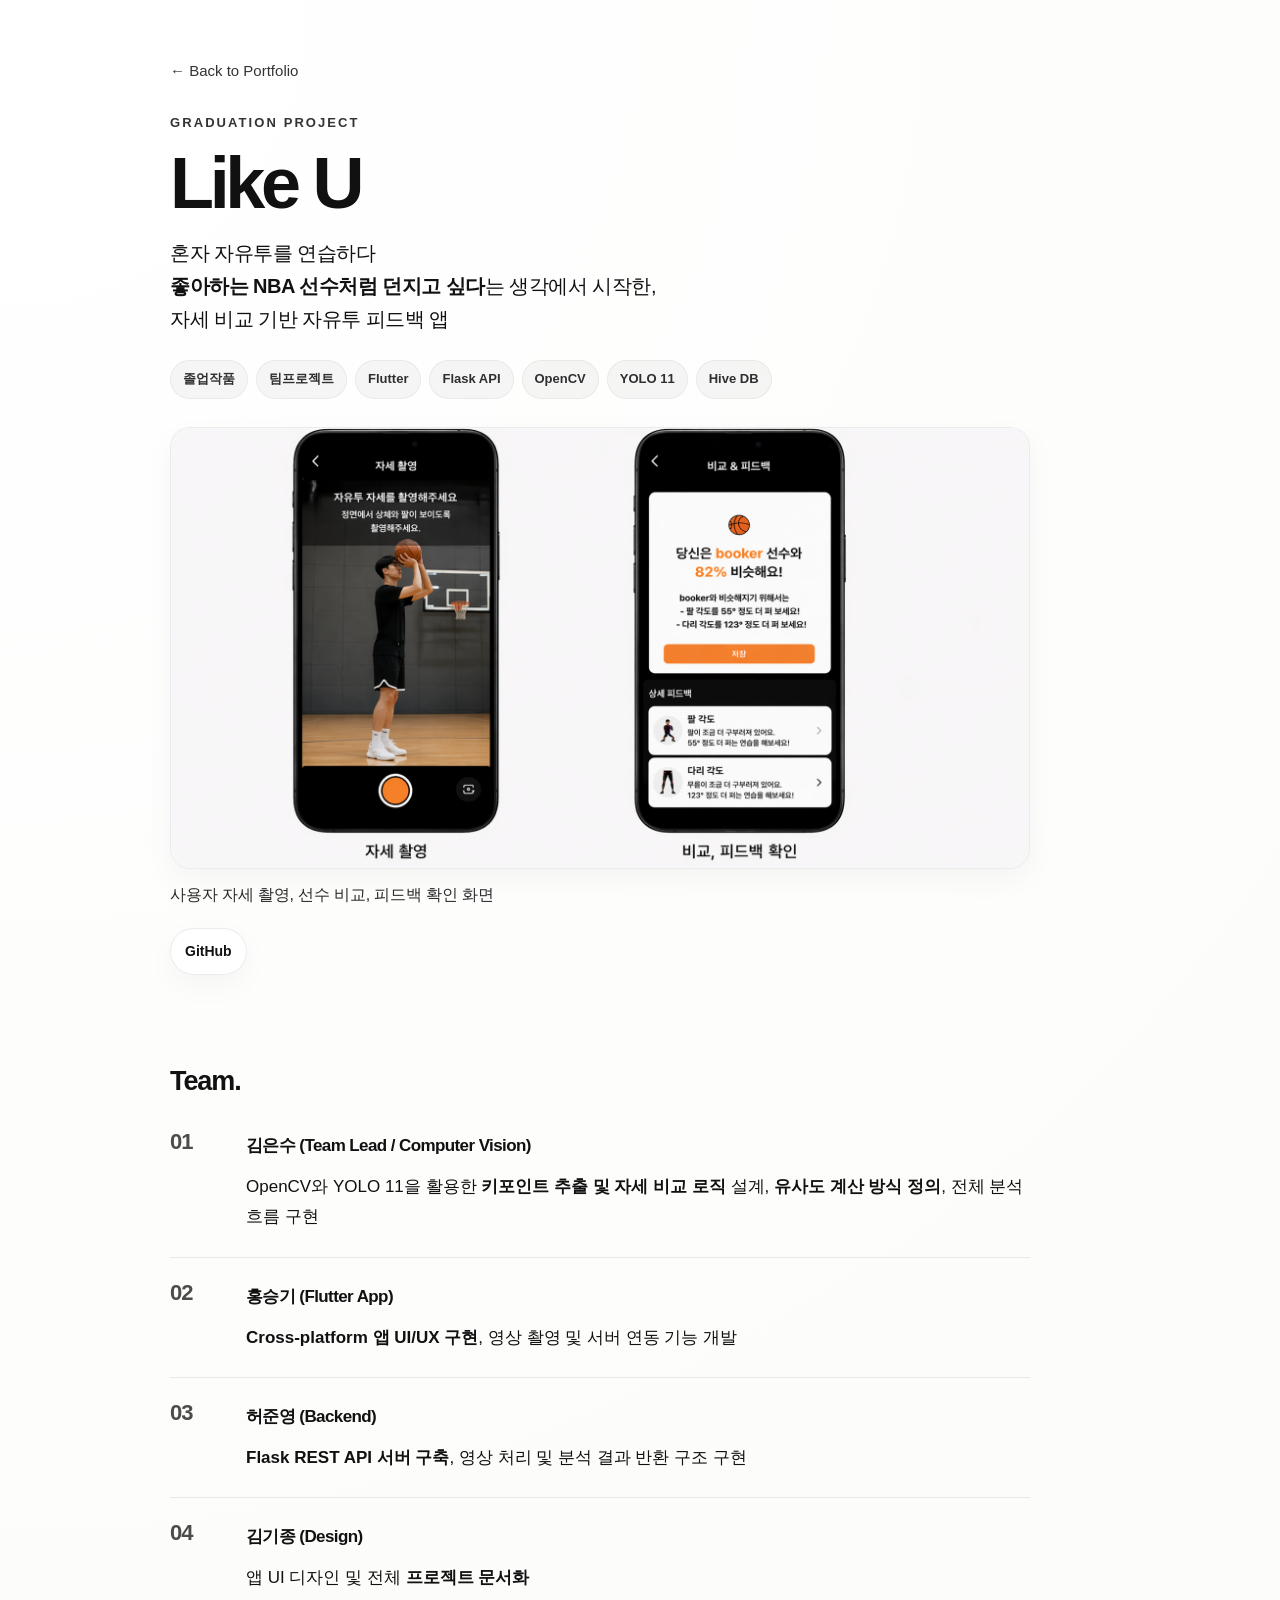
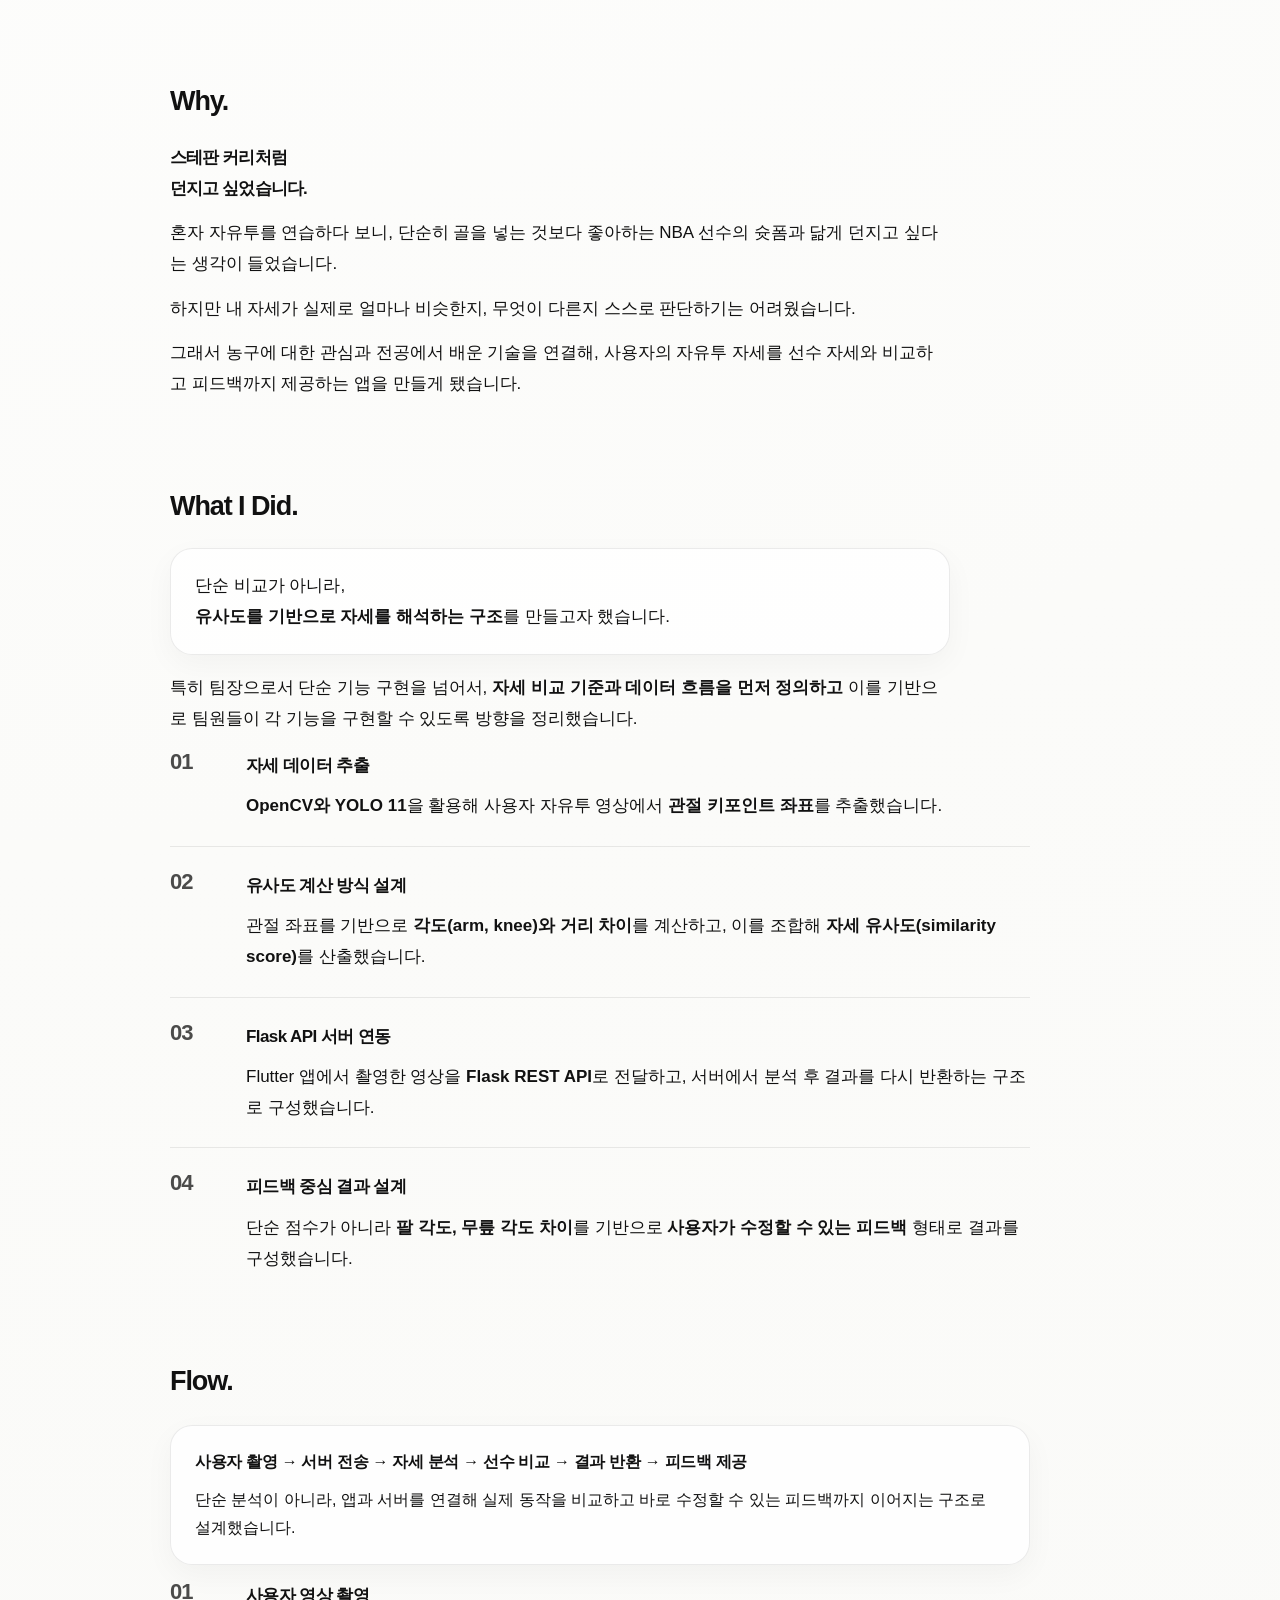
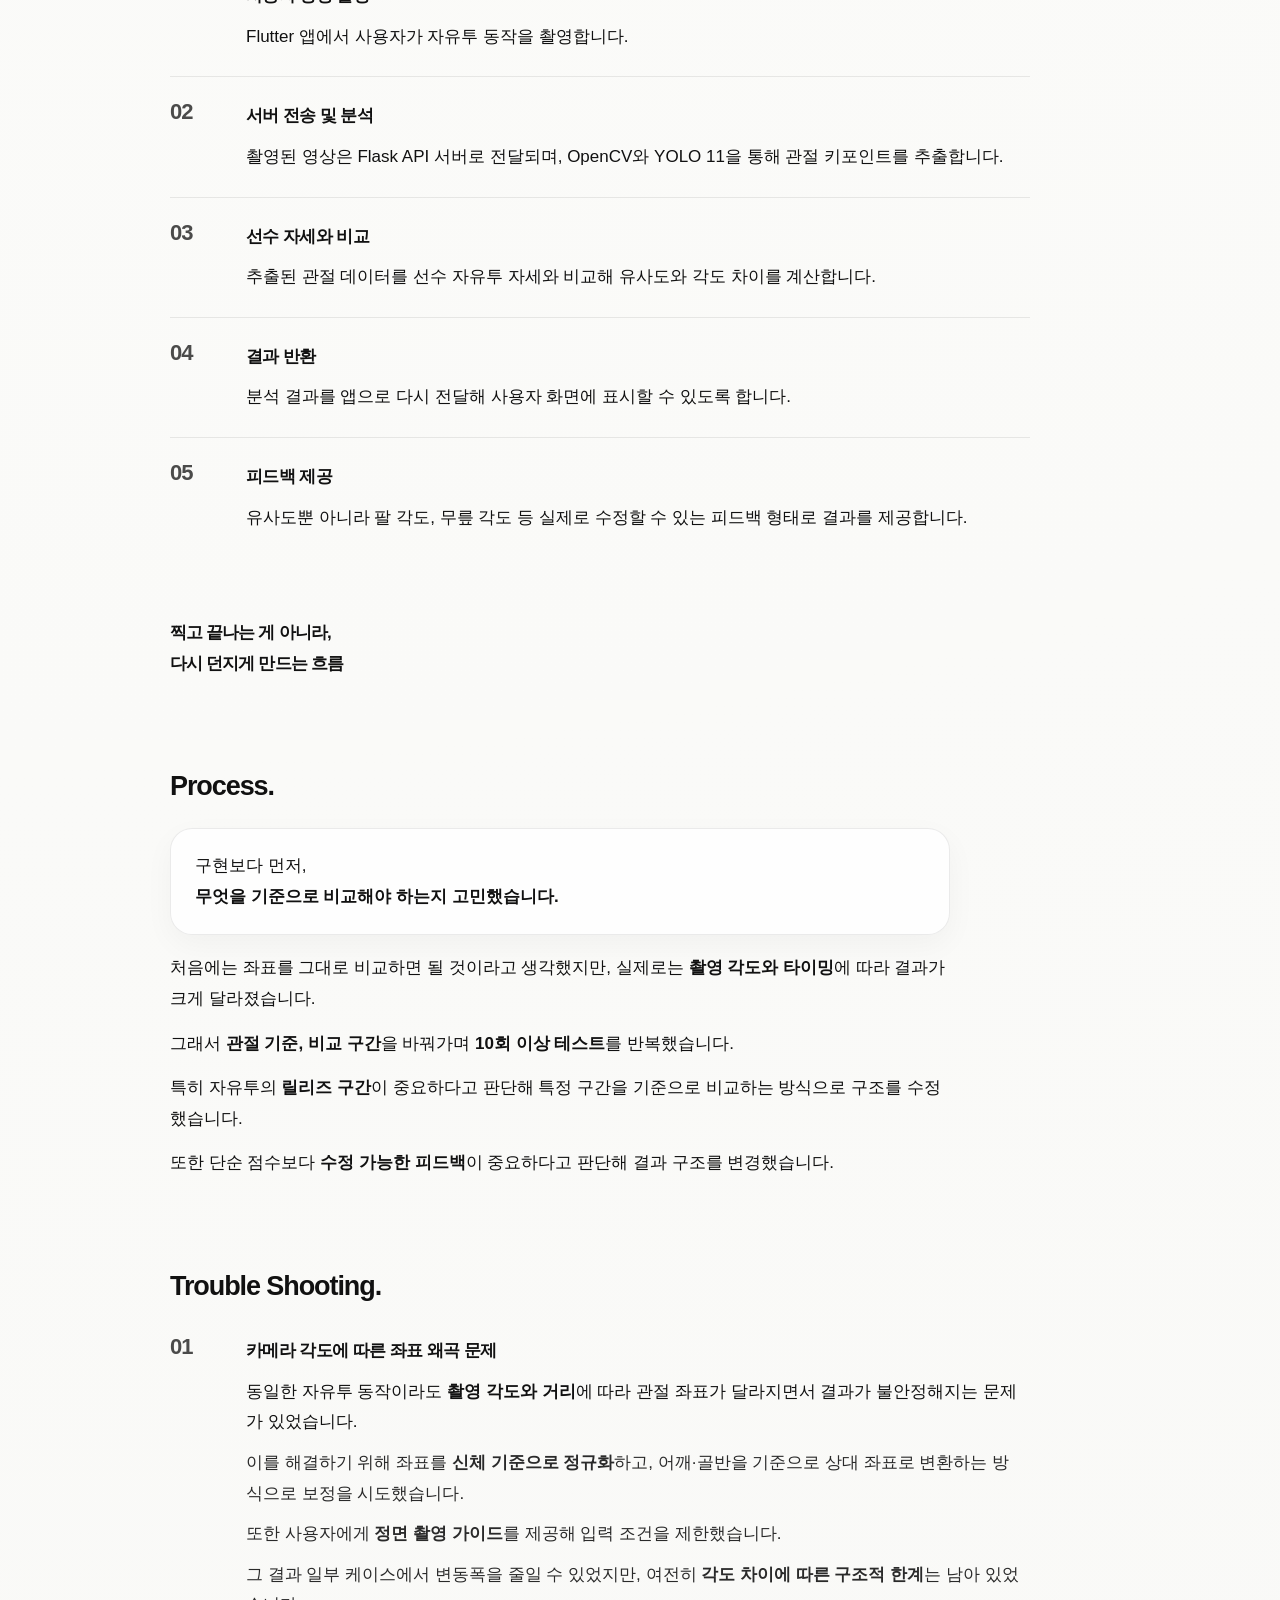
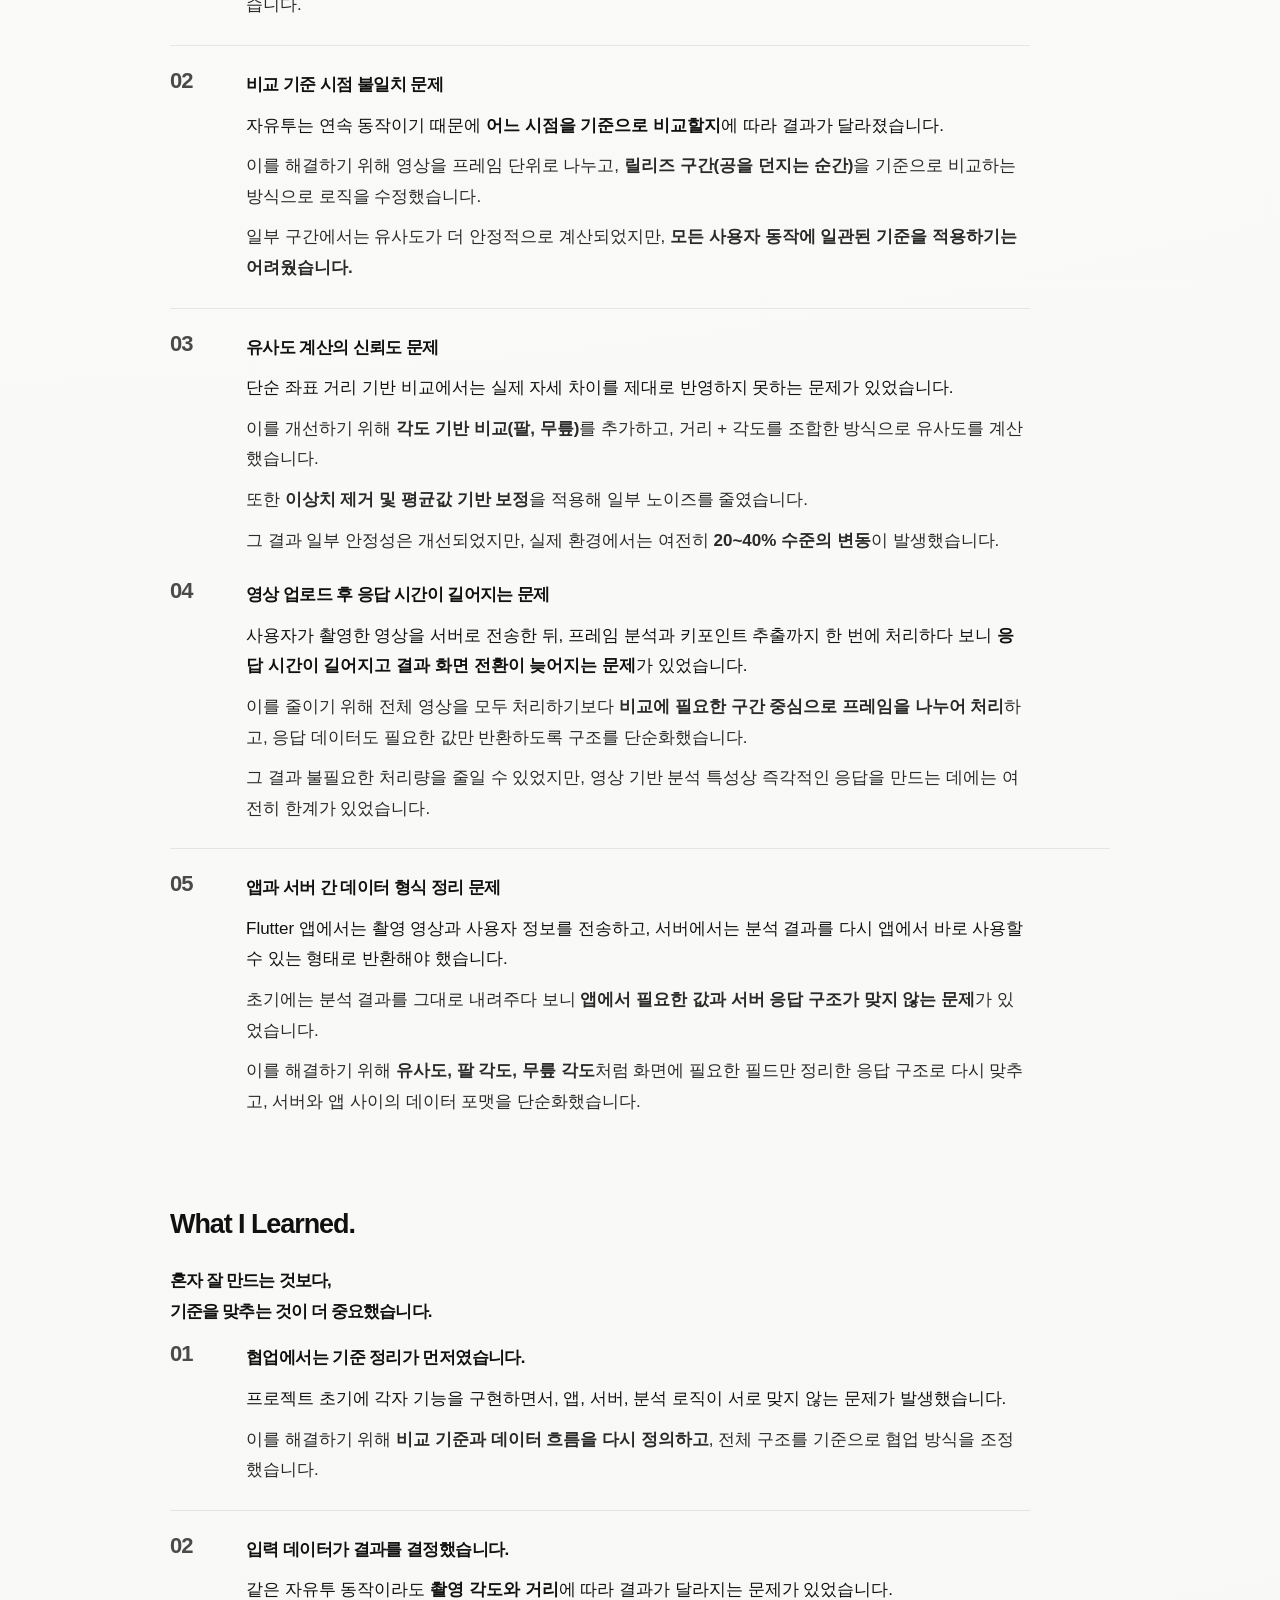
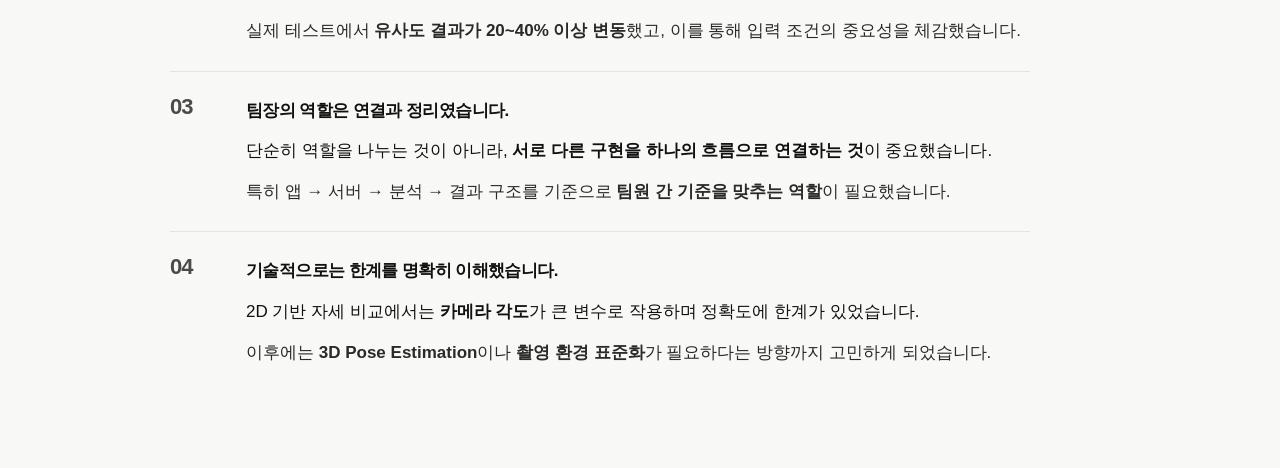
<file: projects/likeu.html>
<!doctype html>
<html lang="ko">
  <head>
    <meta charset="utf-8" />
    <meta name="viewport" content="width=device-width,initial-scale=1" />
    <title>Like U | Project Detail</title>
    <link rel="stylesheet" href="../styles/main.css" />

    <style>
      .project-detail-wrap {
        max-width: 980px;
        margin: 0 auto;
        padding: 56px 20px 100px;
      }

      .back-link {
        display: inline-block;
        margin-bottom: 28px;
        font-size: 15px;
        color: var(--subtle);
      }

      .project-hero h1 {
        margin: 0;
        font-size: clamp(42px, 6vw, 72px);
        line-height: 1;
        letter-spacing: -0.06em;
      }

      .project-hero-sub {
        margin-top: 18px;
        max-width: 780px;
        font-size: 20px;
        line-height: 1.65;
        letter-spacing: -0.025em;
      }

      .project-meta {
        display: flex;
        flex-wrap: wrap;
        gap: 8px;
        margin-top: 24px;
      }

      .project-links {
        margin-top: 20px;
      }

      .project-link-btn {
        display: inline-flex;
        align-items: center;
        padding: 10px 14px;
        border-radius: 999px;
        background: rgba(255, 255, 255, 0.92);
        border: 1px solid var(--line);
        box-shadow: var(--shadow);
        font-size: 14px;
        font-weight: 600;
        transition: transform 0.2s ease;
      }

      .project-link-btn:hover {
        transform: translateY(-2px);
      }

      .detail-section {
        margin-top: 84px;
      }

      .detail-section h2 {
        margin: 0 0 18px;
        font-size: 27px;
        letter-spacing: -0.04em;
      }

      .detail-section p {
        margin: 0;
        max-width: 780px;
        font-size: 17px;
        line-height: 1.8;
      }

      .detail-section p + p {
        margin-top: 14px;
      }

      .image-block {
        margin-top: 24px;
        max-width: 860px;
        border-radius: 24px;
        overflow: hidden;
        border: 1px solid var(--line);
        box-shadow: var(--shadow);
        background: var(--paper);
      }

      .image-block img {
        width: 100%;
        display: block;
      }

      .flow-box,
      .mini-highlight {
        margin-top: 20px;
        padding: 22px 24px;
        border-radius: 22px;
        border: 1px solid var(--line);
        background: rgba(255, 255, 255, 0.78);
        box-shadow: var(--shadow);
        max-width: 860px;
      }

      .flow-line {
        font-size: 16px;
        font-weight: 700;
        letter-spacing: -0.02em;
        line-height: 1.75;
      }

      .flow-desc {
        margin-top: 10px;
        font-size: 16px;
        line-height: 1.75;
      }

      .onboarding-row {
        display: flex;
        gap: 16px;
        margin-top: 28px;
        max-width: 860px;
      }

      .onboarding-row img {
        width: 100%;
        border-radius: 20px;
        border: 1px solid var(--line);
        box-shadow: var(--shadow);
        background: var(--paper);
      }

      .typo-list {
        max-width: 860px;
        margin-top: 8px;
      }

      .typo-item {
        display: grid;
        grid-template-columns: 58px minmax(0, 1fr);
        gap: 18px;
        padding: 24px 0;
        border-bottom: 1px solid rgba(0, 0, 0, 0.08);
      }

      .typo-item:first-child {
        padding-top: 8px;
      }

      .typo-item:last-child {
        border-bottom: none;
        padding-bottom: 0;
      }

      .typo-num {
        font-size: 22px;
        line-height: 1;
        font-weight: 700;
        letter-spacing: -0.05em;
        color: rgba(0, 0, 0, 0.7);
      }

      .typo-body p {
        margin: 0;
        max-width: 780px;
      }

      .typo-title {
        font-size: 22px;
        line-height: 1.4;
        letter-spacing: -0.035em;
        font-weight: 700;
        color: var(--text);
      }

      .typo-text {
        margin-top: 10px !important;
        font-size: 16px;
        line-height: 1.8;
        color: var(--text);
      }

      .typo-sub {
        margin-top: 10px !important;
        font-size: 15px;
        line-height: 1.75;
        color: #2a2a2a;
      }

      .quote-sub {
        margin-top: 14px;
        max-width: 780px;
        font-size: 17px;
        line-height: 1.8;
        color: #111;
        font-weight: 500;
      }

      @media (max-width: 820px) {
        .project-detail-wrap {
          padding: 28px 16px 80px;
        }

        .onboarding-row {
          flex-direction: column;
        }

        .onboarding-row img {
          width: 100%;
        }

        .typo-item {
          grid-template-columns: 1fr;
          gap: 12px;
        }

        .typo-num {
          font-size: 18px;
        }

        .typo-title {
          font-size: 20px;
        }
      }
    </style>
  </head>

  <body>
    <div class="project-detail-wrap">
      <a href="../index.html" class="back-link reveal">← Back to Portfolio</a>

      <!-- HERO -->
      <section class="project-hero">
        <p class="eyebrow reveal delay-1">GRADUATION PROJECT</p>
        <h1 class="reveal delay-2">Like U</h1>

        <p class="project-hero-sub reveal delay-3">
          혼자 자유투를 연습하다<br />
          <strong>좋아하는 NBA 선수처럼 던지고 싶다</strong>는 생각에서
          시작한,<br />
          자세 비교 기반 자유투 피드백 앱
        </p>

        <div class="project-meta reveal delay-4">
          <span class="chip">졸업작품</span>
          <span class="chip">팀프로젝트</span>
          <span class="chip">Flutter</span>
          <span class="chip">Flask API</span>
          <span class="chip">OpenCV</span>
          <span class="chip">YOLO 11</span>
          <span class="chip">Hive DB</span>
        </div>

        <div class="onboarding-row reveal delay-4">
          <img src="../assets/likeu_1.png" alt="Like U app screen" />
        </div>

        <div class="image-caption reveal delay-4">
          사용자 자세 촬영, 선수 비교, 피드백 확인 화면
        </div>

        <div class="project-links reveal delay-4">
          <a
            class="project-link-btn"
            href="https://github.com/ensookim/flutter_likeu"
            target="_blank"
            rel="noreferrer"
          >
            GitHub
          </a>
        </div>
      </section>

      <!-- TEAM -->
      <section class="detail-section reveal">
        <h2>Team.</h2>

        <div class="typo-list">
          <div class="typo-item">
            <div class="typo-num">01</div>
            <div class="typo-body">
              <p class="typo-title">김은수 (Team Lead / Computer Vision)</p>
              <p class="typo-text">
                OpenCV와 YOLO 11을 활용한
                <strong>키포인트 추출 및 자세 비교 로직</strong> 설계,
                <strong>유사도 계산 방식 정의</strong>, 전체 분석 흐름 구현
              </p>
            </div>
          </div>

          <div class="typo-item">
            <div class="typo-num">02</div>
            <div class="typo-body">
              <p class="typo-title">홍승기 (Flutter App)</p>
              <p class="typo-text">
                <strong>Cross-platform 앱 UI/UX 구현</strong>, 영상 촬영 및 서버
                연동 기능 개발
              </p>
            </div>
          </div>

          <div class="typo-item">
            <div class="typo-num">03</div>
            <div class="typo-body">
              <p class="typo-title">허준영 (Backend)</p>
              <p class="typo-text">
                <strong>Flask REST API 서버 구축</strong>, 영상 처리 및 분석
                결과 반환 구조 구현
              </p>
            </div>
          </div>

          <div class="typo-item">
            <div class="typo-num">04</div>
            <div class="typo-body">
              <p class="typo-title">김기종 (Design)</p>
              <p class="typo-text">
                앱 UI 디자인 및 전체 <strong>프로젝트 문서화</strong>
              </p>
            </div>
          </div>
        </div>
      </section>

      <!-- WHY -->
      <section class="detail-section reveal">
        <h2>Why.</h2>

        <p class="quote-big">
          스테판 커리처럼<br />
          던지고 싶었습니다.
        </p>

        <p class="quote-sub">
          혼자 자유투를 연습하다 보니, 단순히 골을 넣는 것보다 좋아하는 NBA
          선수의 슛폼과 닮게 던지고 싶다는 생각이 들었습니다.
        </p>

        <p class="quote-sub">
          하지만 내 자세가 실제로 얼마나 비슷한지, 무엇이 다른지 스스로
          판단하기는 어려웠습니다.
        </p>

        <p class="quote-sub">
          그래서 농구에 대한 관심과 전공에서 배운 기술을 연결해, 사용자의 자유투
          자세를 선수 자세와 비교하고 피드백까지 제공하는 앱을 만들게 됐습니다.
        </p>
      </section>

      <!-- WHAT I DID -->
      <section class="detail-section reveal">
        <h2>What I Did.</h2>

        <p class="mini-highlight">
          단순 비교가 아니라,<br />
          <strong>유사도를 기반으로 자세를 해석하는 구조</strong>를 만들고자
          했습니다.
        </p>

        <p style="margin-top: 18px">
          특히 팀장으로서 단순 기능 구현을 넘어서,
          <strong>자세 비교 기준과 데이터 흐름을 먼저 정의하고</strong>
          이를 기반으로 팀원들이 각 기능을 구현할 수 있도록 방향을 정리했습니다.
        </p>

        <div class="typo-list">
          <div class="typo-item">
            <div class="typo-num">01</div>
            <div class="typo-body">
              <p class="typo-title">자세 데이터 추출</p>
              <p class="typo-text">
                <strong>OpenCV와 YOLO 11</strong>을 활용해 사용자 자유투
                영상에서 <strong>관절 키포인트 좌표</strong>를 추출했습니다.
              </p>
            </div>
          </div>

          <div class="typo-item">
            <div class="typo-num">02</div>
            <div class="typo-body">
              <p class="typo-title">유사도 계산 방식 설계</p>
              <p class="typo-text">
                관절 좌표를 기반으로
                <strong>각도(arm, knee)와 거리 차이</strong>를 계산하고, 이를
                조합해 <strong>자세 유사도(similarity score)</strong>를
                산출했습니다.
              </p>
            </div>
          </div>

          <div class="typo-item">
            <div class="typo-num">03</div>
            <div class="typo-body">
              <p class="typo-title">Flask API 서버 연동</p>
              <p class="typo-text">
                Flutter 앱에서 촬영한 영상을 <strong>Flask REST API</strong>로
                전달하고, 서버에서 분석 후 결과를 다시 반환하는 구조로
                구성했습니다.
              </p>
            </div>
          </div>

          <div class="typo-item">
            <div class="typo-num">04</div>
            <div class="typo-body">
              <p class="typo-title">피드백 중심 결과 설계</p>
              <p class="typo-text">
                단순 점수가 아니라 <strong>팔 각도, 무릎 각도 차이</strong>를
                기반으로 <strong>사용자가 수정할 수 있는 피드백</strong> 형태로
                결과를 구성했습니다.
              </p>
            </div>
          </div>
        </div>
      </section>

      <!-- FLOW -->
      <section class="detail-section reveal">
        <h2>Flow.</h2>

        <div class="flow-box">
          <div class="flow-line">
            사용자 촬영 → 서버 전송 → 자세 분석 → 선수 비교 → 결과 반환 → 피드백
            제공
          </div>

          <div class="flow-desc">
            단순 분석이 아니라, 앱과 서버를 연결해 실제 동작을 비교하고 바로
            수정할 수 있는 피드백까지 이어지는 구조로 설계했습니다.
          </div>
        </div>

        <div class="typo-list">
          <div class="typo-item">
            <div class="typo-num">01</div>
            <div class="typo-body">
              <p class="typo-title">사용자 영상 촬영</p>
              <p class="typo-text">
                Flutter 앱에서 사용자가 자유투 동작을 촬영합니다.
              </p>
            </div>
          </div>

          <div class="typo-item">
            <div class="typo-num">02</div>
            <div class="typo-body">
              <p class="typo-title">서버 전송 및 분석</p>
              <p class="typo-text">
                촬영된 영상은 Flask API 서버로 전달되며, OpenCV와 YOLO 11을 통해
                관절 키포인트를 추출합니다.
              </p>
            </div>
          </div>

          <div class="typo-item">
            <div class="typo-num">03</div>
            <div class="typo-body">
              <p class="typo-title">선수 자세와 비교</p>
              <p class="typo-text">
                추출된 관절 데이터를 선수 자유투 자세와 비교해 유사도와 각도
                차이를 계산합니다.
              </p>
            </div>
          </div>

          <div class="typo-item">
            <div class="typo-num">04</div>
            <div class="typo-body">
              <p class="typo-title">결과 반환</p>
              <p class="typo-text">
                분석 결과를 앱으로 다시 전달해 사용자 화면에 표시할 수 있도록
                합니다.
              </p>
            </div>
          </div>

          <div class="typo-item">
            <div class="typo-num">05</div>
            <div class="typo-body">
              <p class="typo-title">피드백 제공</p>
              <p class="typo-text">
                유사도뿐 아니라 팔 각도, 무릎 각도 등 실제로 수정할 수 있는
                피드백 형태로 결과를 제공합니다.
              </p>
            </div>
          </div>
        </div>
      </section>

      <!-- KEY MESSAGE -->
      <section class="detail-section reveal">
        <p class="quote-big">
          찍고 끝나는 게 아니라,<br />
          다시 던지게 만드는 흐름
        </p>
      </section>

      <!-- PROCESS -->
      <section class="detail-section reveal">
        <h2>Process.</h2>

        <p class="mini-highlight">
          구현보다 먼저,<br />
          <strong>무엇을 기준으로 비교해야 하는지 고민했습니다.</strong>
        </p>

        <p style="margin-top: 18px">
          처음에는 좌표를 그대로 비교하면 될 것이라고 생각했지만, 실제로는
          <strong>촬영 각도와 타이밍</strong>에 따라 결과가 크게 달라졌습니다.
        </p>

        <p>
          그래서 <strong>관절 기준, 비교 구간</strong>을 바꿔가며
          <strong>10회 이상 테스트</strong>를 반복했습니다.
        </p>

        <p>
          특히 자유투의 <strong>릴리즈 구간</strong>이 중요하다고 판단해 특정
          구간을 기준으로 비교하는 방식으로 구조를 수정했습니다.
        </p>

        <p>
          또한 단순 점수보다 <strong>수정 가능한 피드백</strong>이 중요하다고
          판단해 결과 구조를 변경했습니다.
        </p>
      </section>

      <!-- TROUBLE SHOOTING -->
      <section class="detail-section reveal">
        <h2>Trouble Shooting.</h2>

        <div class="typo-list">
          <div class="typo-item">
            <div class="typo-num">01</div>
            <div class="typo-body">
              <p class="typo-title">카메라 각도에 따른 좌표 왜곡 문제</p>
              <p class="typo-text">
                동일한 자유투 동작이라도 <strong>촬영 각도와 거리</strong>에
                따라 관절 좌표가 달라지면서 결과가 불안정해지는 문제가
                있었습니다.
              </p>
              <p class="typo-sub">
                이를 해결하기 위해 좌표를
                <strong>신체 기준으로 정규화</strong>하고, 어깨·골반을 기준으로
                상대 좌표로 변환하는 방식으로 보정을 시도했습니다.
              </p>
              <p class="typo-sub">
                또한 사용자에게 <strong>정면 촬영 가이드</strong>를 제공해 입력
                조건을 제한했습니다.
              </p>
              <p class="typo-sub">
                그 결과 일부 케이스에서 변동폭을 줄일 수 있었지만, 여전히
                <strong>각도 차이에 따른 구조적 한계</strong>는 남아 있었습니다.
              </p>
            </div>
          </div>

          <div class="typo-item">
            <div class="typo-num">02</div>
            <div class="typo-body">
              <p class="typo-title">비교 기준 시점 불일치 문제</p>
              <p class="typo-text">
                자유투는 연속 동작이기 때문에
                <strong>어느 시점을 기준으로 비교할지</strong>에 따라 결과가
                달라졌습니다.
              </p>
              <p class="typo-sub">
                이를 해결하기 위해 영상을 프레임 단위로 나누고,
                <strong>릴리즈 구간(공을 던지는 순간)</strong>을 기준으로
                비교하는 방식으로 로직을 수정했습니다.
              </p>
              <p class="typo-sub">
                일부 구간에서는 유사도가 더 안정적으로 계산되었지만,
                <strong
                  >모든 사용자 동작에 일관된 기준을 적용하기는
                  어려웠습니다.</strong
                >
              </p>
            </div>
          </div>

          <div class="typo-item">
            <div class="typo-num">03</div>
            <div class="typo-body">
              <p class="typo-title">유사도 계산의 신뢰도 문제</p>
              <p class="typo-text">
                단순 좌표 거리 기반 비교에서는 실제 자세 차이를 제대로 반영하지
                못하는 문제가 있었습니다.
              </p>
              <p class="typo-sub">
                이를 개선하기 위해 <strong>각도 기반 비교(팔, 무릎)</strong>를
                추가하고, 거리 + 각도를 조합한 방식으로 유사도를 계산했습니다.
              </p>
              <p class="typo-sub">
                또한 <strong>이상치 제거 및 평균값 기반 보정</strong>을 적용해
                일부 노이즈를 줄였습니다.
              </p>
              <p class="typo-sub">
                그 결과 일부 안정성은 개선되었지만, 실제 환경에서는 여전히
                <strong>20~40% 수준의 변동</strong>이 발생했습니다.
              </p>
            </div>
          </div>
        </div>
        <div class="typo-item">
          <div class="typo-num">04</div>
          <div class="typo-body">
            <p class="typo-title">영상 업로드 후 응답 시간이 길어지는 문제</p>
            <p class="typo-text">
              사용자가 촬영한 영상을 서버로 전송한 뒤, 프레임 분석과 키포인트
              추출까지 한 번에 처리하다 보니
              <strong
                >응답 시간이 길어지고 결과 화면 전환이 늦어지는 문제</strong
              >가 있었습니다.
            </p>
            <p class="typo-sub">
              이를 줄이기 위해 전체 영상을 모두 처리하기보다
              <strong>비교에 필요한 구간 중심으로 프레임을 나누어 처리</strong
              >하고, 응답 데이터도 필요한 값만 반환하도록 구조를 단순화했습니다.
            </p>
            <p class="typo-sub">
              그 결과 불필요한 처리량을 줄일 수 있었지만, 영상 기반 분석 특성상
              즉각적인 응답을 만드는 데에는 여전히 한계가 있었습니다.
            </p>
          </div>
        </div>

        <div class="typo-item">
          <div class="typo-num">05</div>
          <div class="typo-body">
            <p class="typo-title">앱과 서버 간 데이터 형식 정리 문제</p>
            <p class="typo-text">
              Flutter 앱에서는 촬영 영상과 사용자 정보를 전송하고, 서버에서는
              분석 결과를 다시 앱에서 바로 사용할 수 있는 형태로 반환해야
              했습니다.
            </p>
            <p class="typo-sub">
              초기에는 분석 결과를 그대로 내려주다 보니
              <strong>앱에서 필요한 값과 서버 응답 구조가 맞지 않는 문제</strong
              >가 있었습니다.
            </p>
            <p class="typo-sub">
              이를 해결하기 위해 <strong>유사도, 팔 각도, 무릎 각도</strong>처럼
              화면에 필요한 필드만 정리한 응답 구조로 다시 맞추고, 서버와 앱
              사이의 데이터 포맷을 단순화했습니다.
            </p>
          </div>
        </div>
      </section>

      <!-- LEARNED -->
      <section class="detail-section reveal">
        <h2>What I Learned.</h2>

        <p class="quote-big">
          혼자 잘 만드는 것보다,<br />
          기준을 맞추는 것이 더 중요했습니다.
        </p>

        <div class="typo-list">
          <div class="typo-item">
            <div class="typo-num">01</div>
            <div class="typo-body">
              <p class="typo-title">협업에서는 기준 정리가 먼저였습니다.</p>
              <p class="typo-text">
                프로젝트 초기에 각자 기능을 구현하면서, 앱, 서버, 분석 로직이
                서로 맞지 않는 문제가 발생했습니다.
              </p>
              <p class="typo-sub">
                이를 해결하기 위해
                <strong>비교 기준과 데이터 흐름을 다시 정의하고</strong>, 전체
                구조를 기준으로 협업 방식을 조정했습니다.
              </p>
            </div>
          </div>

          <div class="typo-item">
            <div class="typo-num">02</div>
            <div class="typo-body">
              <p class="typo-title">입력 데이터가 결과를 결정했습니다.</p>
              <p class="typo-text">
                같은 자유투 동작이라도 <strong>촬영 각도와 거리</strong>에 따라
                결과가 달라지는 문제가 있었습니다.
              </p>
              <p class="typo-sub">
                실제 테스트에서
                <strong>유사도 결과가 20~40% 이상 변동</strong>했고, 이를 통해
                입력 조건의 중요성을 체감했습니다.
              </p>
            </div>
          </div>

          <div class="typo-item">
            <div class="typo-num">03</div>
            <div class="typo-body">
              <p class="typo-title">팀장의 역할은 연결과 정리였습니다.</p>
              <p class="typo-text">
                단순히 역할을 나누는 것이 아니라,
                <strong>서로 다른 구현을 하나의 흐름으로 연결하는 것</strong>이
                중요했습니다.
              </p>
              <p class="typo-sub">
                특히 앱 → 서버 → 분석 → 결과 구조를 기준으로
                <strong>팀원 간 기준을 맞추는 역할</strong>이 필요했습니다.
              </p>
            </div>
          </div>

          <div class="typo-item">
            <div class="typo-num">04</div>
            <div class="typo-body">
              <p class="typo-title">기술적으로는 한계를 명확히 이해했습니다.</p>
              <p class="typo-text">
                2D 기반 자세 비교에서는 <strong>카메라 각도</strong>가 큰 변수로
                작용하며 정확도에 한계가 있었습니다.
              </p>
              <p class="typo-sub">
                이후에는 <strong>3D Pose Estimation</strong>이나
                <strong>촬영 환경 표준화</strong>가 필요하다는 방향까지 고민하게
                되었습니다.
              </p>
            </div>
          </div>
        </div>
      </section>
    </div>

    <script>
      const observer = new IntersectionObserver(
        (entries) => {
          entries.forEach((entry) => {
            if (entry.isIntersecting) {
              entry.target.classList.add('show');
              observer.unobserve(entry.target);
            }
          });
        },
        {
          threshold: 0.12,
          rootMargin: '0px 0px -40px 0px',
        },
      );

      document.querySelectorAll('.reveal').forEach((el) => {
        observer.observe(el);
      });
    </script>
  </body>
</html>
</file>
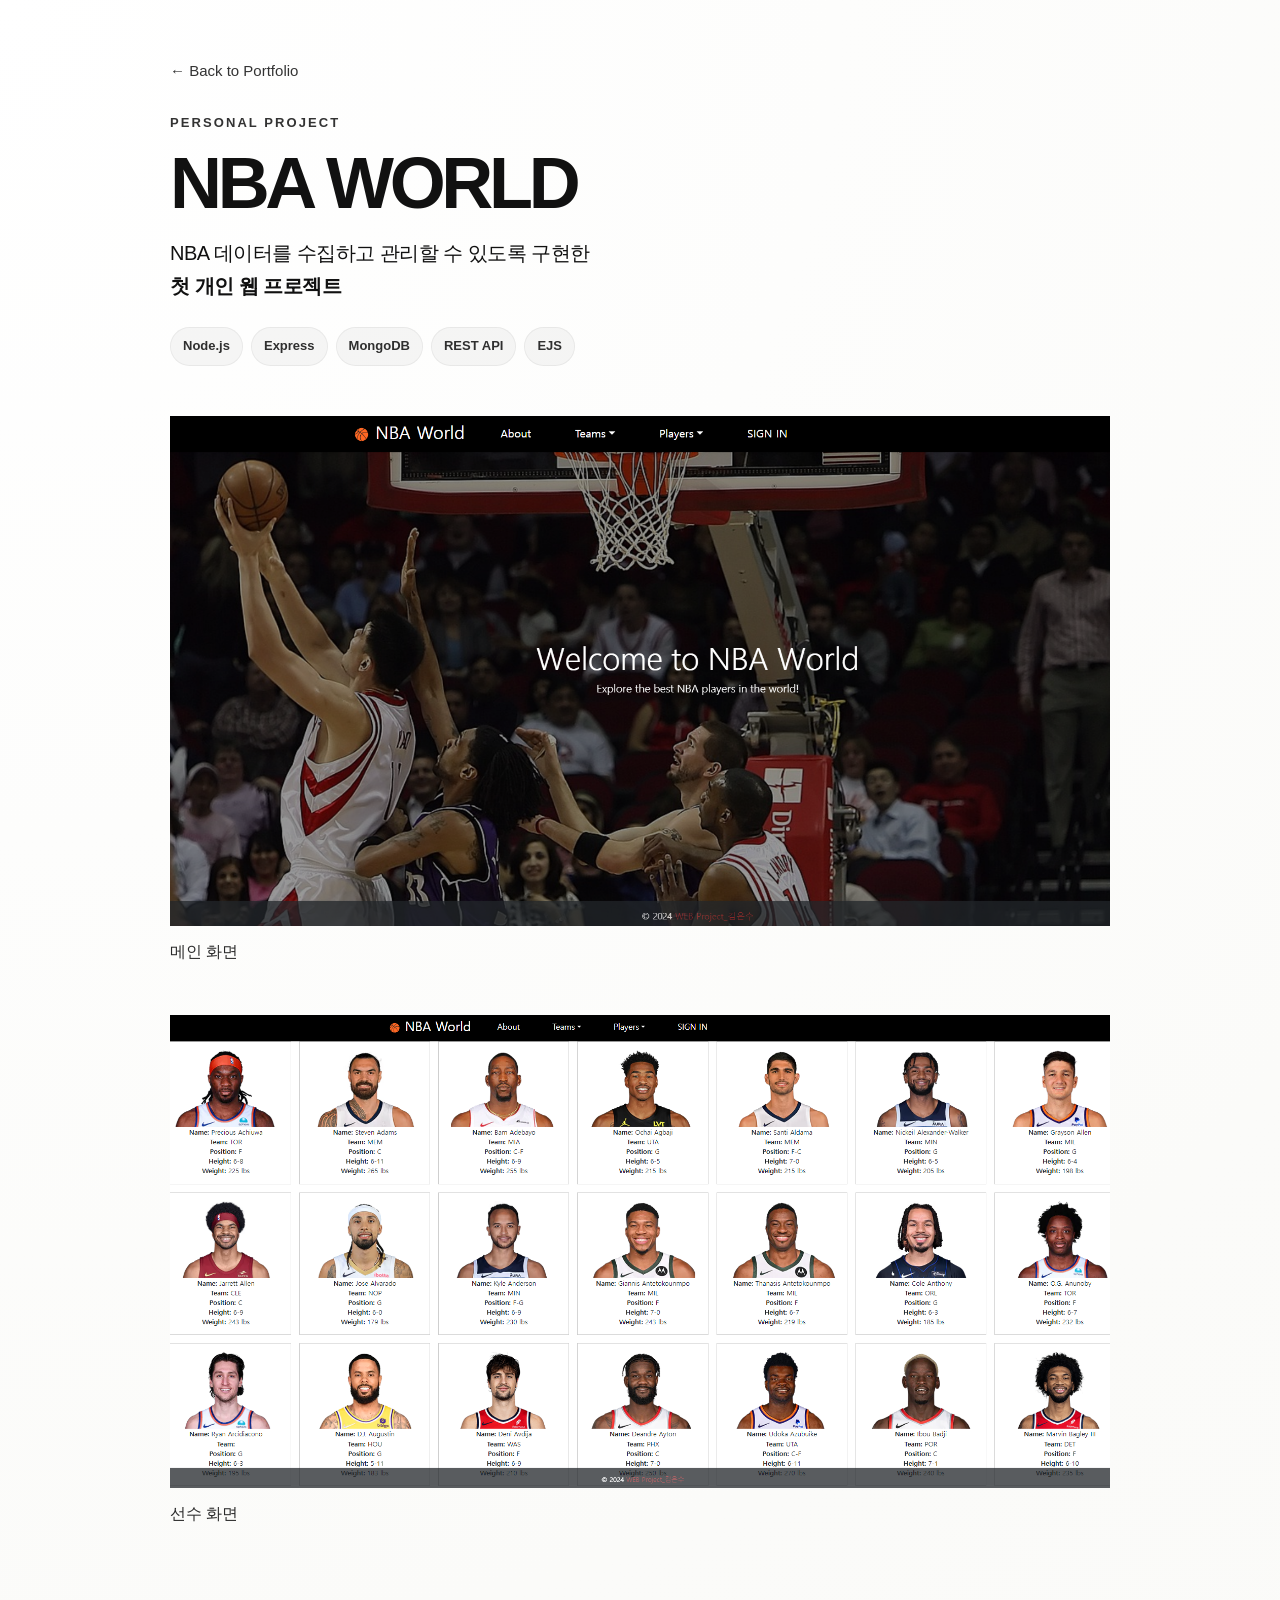
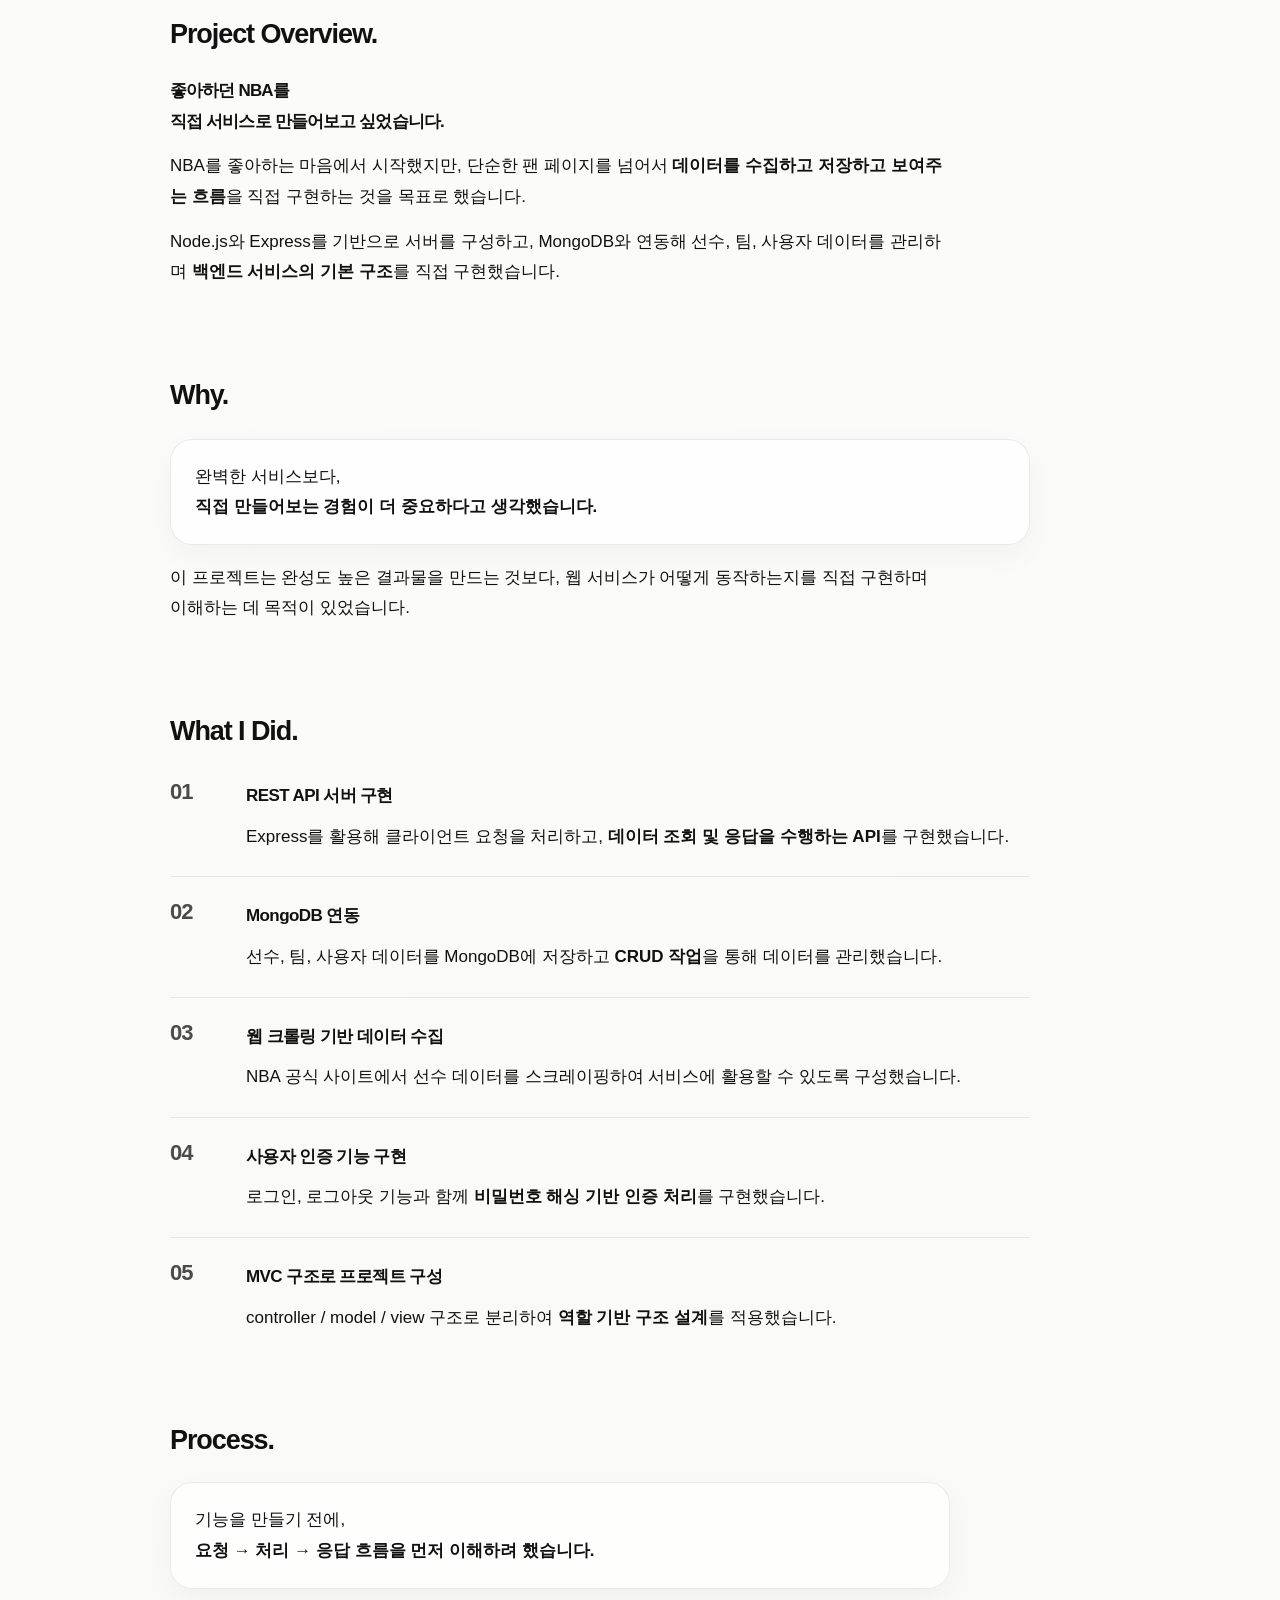
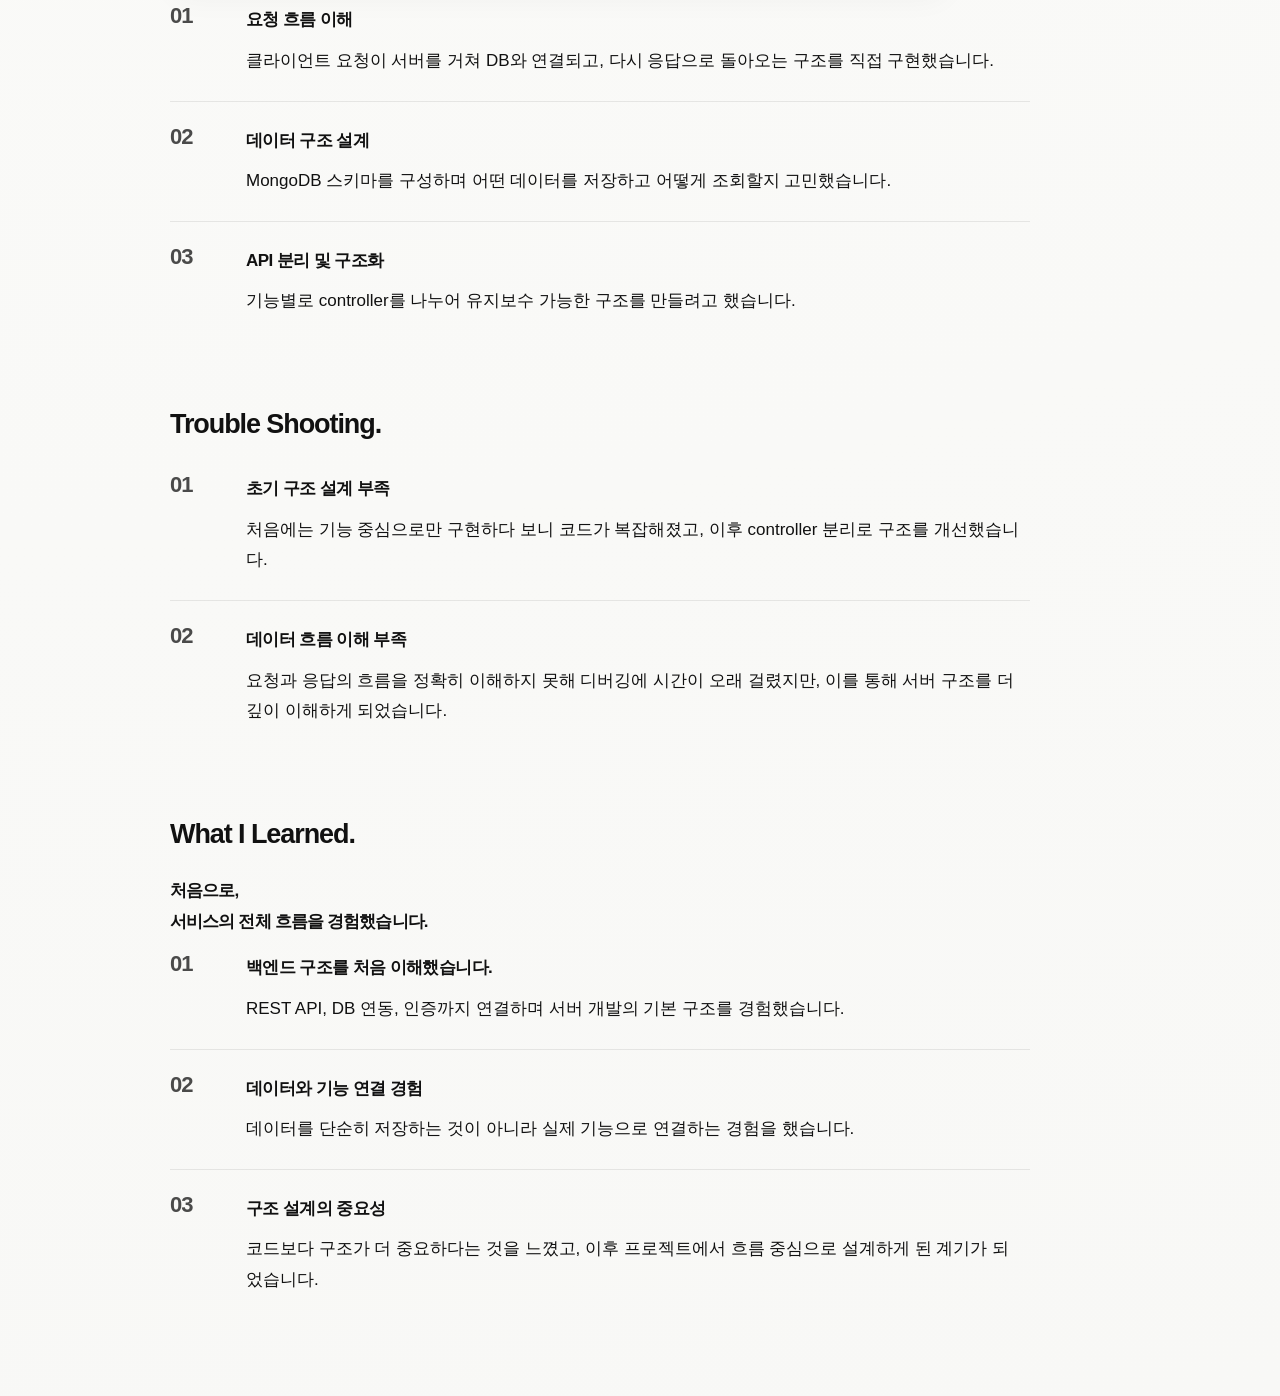
<file: projects/nbawebsite.html>
<!doctype html>
<html lang="ko">
  <head>
    <meta charset="utf-8" />
    <meta name="viewport" content="width=device-width,initial-scale=1" />
    <title>NBA WORLD | Project Detail</title>
    <link rel="stylesheet" href="../styles/main.css" />

    <style>
      .project-detail-wrap {
        max-width: 980px;
        margin: 0 auto;
        padding: 56px 20px 100px;
      }

      .back-link {
        display: inline-block;
        margin-bottom: 28px;
        font-size: 15px;
        color: var(--subtle);
      }

      .project-hero h1 {
        margin: 0;
        font-size: clamp(42px, 6vw, 72px);
        line-height: 1;
        letter-spacing: -0.06em;
      }

      .project-hero-sub {
        margin-top: 18px;
        max-width: 780px;
        font-size: 20px;
        line-height: 1.65;
        letter-spacing: -0.025em;
      }

      .project-meta {
        display: flex;
        flex-wrap: wrap;
        gap: 8px;
        margin-top: 24px;
      }

      .detail-section {
        margin-top: 84px;
      }

      .detail-section h2 {
        margin: 0 0 18px;
        font-size: 27px;
        letter-spacing: -0.04em;
      }

      .detail-section p {
        margin: 0;
        max-width: 780px;
        font-size: 17px;
        line-height: 1.8;
      }

      .detail-section p + p {
        margin-top: 14px;
      }

      .flow-box,
      .mini-highlight,
      .simple-card {
        margin-top: 20px;
        padding: 22px 24px;
        border-radius: 22px;
        border: 1px solid var(--line);
        background: rgba(255, 255, 255, 0.78);
        box-shadow: var(--shadow);
        max-width: 860px;
      }

      .typo-list {
        max-width: 860px;
        margin-top: 8px;
      }

      .typo-item {
        display: grid;
        grid-template-columns: 58px minmax(0, 1fr);
        gap: 18px;
        padding: 24px 0;
        border-bottom: 1px solid rgba(0, 0, 0, 0.08);
      }

      .typo-item:first-child {
        padding-top: 8px;
      }

      .typo-item:last-child {
        border-bottom: none;
        padding-bottom: 0;
      }

      .typo-num {
        font-size: 22px;
        line-height: 1;
        font-weight: 700;
        letter-spacing: -0.05em;
        color: rgba(0, 0, 0, 0.7);
      }

      .typo-body p {
        margin: 0;
        max-width: 780px;
      }

      .typo-title {
        font-size: 22px;
        line-height: 1.4;
        letter-spacing: -0.035em;
        font-weight: 700;
        color: var(--text);
      }

      .typo-text {
        margin-top: 10px !important;
        font-size: 16px;
        line-height: 1.8;
        color: var(--text);
      }

      .typo-sub {
        margin-top: 10px !important;
        font-size: 15px;
        line-height: 1.75;
        color: #2a2a2a;
      }

      .quote-sub {
        margin-top: 14px;
        max-width: 780px;
        font-size: 17px;
        line-height: 1.8;
        color: #111;
        font-weight: 500;
      }

      @media (max-width: 820px) {
        .project-detail-wrap {
          padding: 28px 16px 80px;
        }

        .typo-item {
          grid-template-columns: 1fr;
          gap: 12px;
        }

        .typo-num {
          font-size: 18px;
        }

        .typo-title {
          font-size: 20px;
        }
      }
    </style>
  </head>

  <body>
    <div class="project-detail-wrap">
      <a href="../index.html" class="back-link reveal">← Back to Portfolio</a>

      <!-- HERO -->
      <section class="project-hero">
        <p class="eyebrow reveal delay-1">PERSONAL PROJECT</p>
        <h1 class="reveal delay-2">NBA WORLD</h1>

        <p class="project-hero-sub reveal delay-3">
          NBA 데이터를 수집하고 관리할 수 있도록 구현한<br />
          <strong>첫 개인 웹 프로젝트</strong>
        </p>

        <div class="project-meta reveal delay-4">
          <span class="chip">Node.js</span>
          <span class="chip">Express</span>
          <span class="chip">MongoDB</span>
          <span class="chip">REST API</span>
          <span class="chip">EJS</span>
        </div>
      </section>

      <div class="image-block" style="margin-top: 50px">
        <img src="../assets/nbaworld_main.png" alt="메인 화면" />
      </div>
      <div class="image-caption">메인 화면</div>

      <div class="image-block" style="margin-top: 50px">
        <img src="../assets/nbaworld_players.png" alt="메인 화면" />
      </div>
      <div class="image-caption">선수 화면</div>
      <!-- OVERVIEW -->
      <section class="detail-section reveal">
        <h2>Project Overview.</h2>

        <p class="quote-big">
          좋아하던 NBA를<br />
          직접 서비스로 만들어보고 싶었습니다.
        </p>

        <p class="quote-sub">
          NBA를 좋아하는 마음에서 시작했지만, 단순한 팬 페이지를 넘어서
          <strong>데이터를 수집하고 저장하고 보여주는 흐름</strong>을 직접
          구현하는 것을 목표로 했습니다.
        </p>

        <p class="quote-sub">
          Node.js와 Express를 기반으로 서버를 구성하고, MongoDB와 연동해 선수,
          팀, 사용자 데이터를 관리하며
          <strong>백엔드 서비스의 기본 구조</strong>를 직접 구현했습니다.
        </p>
      </section>

      <!-- WHY -->
      <section class="detail-section reveal">
        <h2>Why.</h2>

        <div class="mini-highlight">
          완벽한 서비스보다,<br />
          <strong>직접 만들어보는 경험이 더 중요하다고 생각했습니다.</strong>
        </div>

        <p style="margin-top: 18px">
          이 프로젝트는 완성도 높은 결과물을 만드는 것보다, 웹 서비스가 어떻게
          동작하는지를 직접 구현하며 이해하는 데 목적이 있었습니다.
        </p>
      </section>

      <!-- WHAT I DID -->
      <section class="detail-section reveal">
        <h2>What I Did.</h2>

        <div class="typo-list">
          <div class="typo-item">
            <div class="typo-num">01</div>
            <div class="typo-body">
              <p class="typo-title">REST API 서버 구현</p>
              <p class="typo-text">
                Express를 활용해 클라이언트 요청을 처리하고,
                <strong>데이터 조회 및 응답을 수행하는 API</strong>를
                구현했습니다.
              </p>
            </div>
          </div>

          <div class="typo-item">
            <div class="typo-num">02</div>
            <div class="typo-body">
              <p class="typo-title">MongoDB 연동</p>
              <p class="typo-text">
                선수, 팀, 사용자 데이터를 MongoDB에 저장하고
                <strong>CRUD 작업</strong>을 통해 데이터를 관리했습니다.
              </p>
            </div>
          </div>

          <div class="typo-item">
            <div class="typo-num">03</div>
            <div class="typo-body">
              <p class="typo-title">웹 크롤링 기반 데이터 수집</p>
              <p class="typo-text">
                NBA 공식 사이트에서 선수 데이터를 스크레이핑하여 서비스에 활용할
                수 있도록 구성했습니다.
              </p>
            </div>
          </div>

          <div class="typo-item">
            <div class="typo-num">04</div>
            <div class="typo-body">
              <p class="typo-title">사용자 인증 기능 구현</p>
              <p class="typo-text">
                로그인, 로그아웃 기능과 함께
                <strong>비밀번호 해싱 기반 인증 처리</strong>를 구현했습니다.
              </p>
            </div>
          </div>

          <div class="typo-item">
            <div class="typo-num">05</div>
            <div class="typo-body">
              <p class="typo-title">MVC 구조로 프로젝트 구성</p>
              <p class="typo-text">
                controller / model / view 구조로 분리하여
                <strong>역할 기반 구조 설계</strong>를 적용했습니다.
              </p>
            </div>
          </div>
        </div>
      </section>

      <!-- PROCESS -->
      <section class="detail-section reveal">
        <h2>Process.</h2>

        <p class="mini-highlight">
          기능을 만들기 전에,<br />
          <strong>요청 → 처리 → 응답 흐름을 먼저 이해하려 했습니다.</strong>
        </p>

        <div class="typo-list">
          <div class="typo-item">
            <div class="typo-num">01</div>
            <div class="typo-body">
              <p class="typo-title">요청 흐름 이해</p>
              <p class="typo-text">
                클라이언트 요청이 서버를 거쳐 DB와 연결되고, 다시 응답으로
                돌아오는 구조를 직접 구현했습니다.
              </p>
            </div>
          </div>

          <div class="typo-item">
            <div class="typo-num">02</div>
            <div class="typo-body">
              <p class="typo-title">데이터 구조 설계</p>
              <p class="typo-text">
                MongoDB 스키마를 구성하며 어떤 데이터를 저장하고 어떻게 조회할지
                고민했습니다.
              </p>
            </div>
          </div>

          <div class="typo-item">
            <div class="typo-num">03</div>
            <div class="typo-body">
              <p class="typo-title">API 분리 및 구조화</p>
              <p class="typo-text">
                기능별로 controller를 나누어 유지보수 가능한 구조를 만들려고
                했습니다.
              </p>
            </div>
          </div>
        </div>
      </section>

      <!-- TROUBLE -->
      <section class="detail-section reveal">
        <h2>Trouble Shooting.</h2>

        <div class="typo-list">
          <div class="typo-item">
            <div class="typo-num">01</div>
            <div class="typo-body">
              <p class="typo-title">초기 구조 설계 부족</p>
              <p class="typo-text">
                처음에는 기능 중심으로만 구현하다 보니 코드가 복잡해졌고, 이후
                controller 분리로 구조를 개선했습니다.
              </p>
            </div>
          </div>

          <div class="typo-item">
            <div class="typo-num">02</div>
            <div class="typo-body">
              <p class="typo-title">데이터 흐름 이해 부족</p>
              <p class="typo-text">
                요청과 응답의 흐름을 정확히 이해하지 못해 디버깅에 시간이 오래
                걸렸지만, 이를 통해 서버 구조를 더 깊이 이해하게 되었습니다.
              </p>
            </div>
          </div>
        </div>
      </section>

      <!-- WHAT I LEARNED -->
      <section class="detail-section reveal">
        <h2>What I Learned.</h2>

        <p class="quote-big">
          처음으로,<br />
          서비스의 전체 흐름을 경험했습니다.
        </p>

        <div class="typo-list">
          <div class="typo-item">
            <div class="typo-num">01</div>
            <div class="typo-body">
              <p class="typo-title">백엔드 구조를 처음 이해했습니다.</p>
              <p class="typo-text">
                REST API, DB 연동, 인증까지 연결하며 서버 개발의 기본 구조를
                경험했습니다.
              </p>
            </div>
          </div>

          <div class="typo-item">
            <div class="typo-num">02</div>
            <div class="typo-body">
              <p class="typo-title">데이터와 기능 연결 경험</p>
              <p class="typo-text">
                데이터를 단순히 저장하는 것이 아니라 실제 기능으로 연결하는
                경험을 했습니다.
              </p>
            </div>
          </div>

          <div class="typo-item">
            <div class="typo-num">03</div>
            <div class="typo-body">
              <p class="typo-title">구조 설계의 중요성</p>
              <p class="typo-text">
                코드보다 구조가 더 중요하다는 것을 느꼈고, 이후 프로젝트에서
                흐름 중심으로 설계하게 된 계기가 되었습니다.
              </p>
            </div>
          </div>
        </div>
      </section>
    </div>

    <script>
      const observer = new IntersectionObserver(
        (entries) => {
          entries.forEach((entry) => {
            if (entry.isIntersecting) {
              entry.target.classList.add('show');
              observer.unobserve(entry.target);
            }
          });
        },
        {
          threshold: 0.12,
          rootMargin: '0px 0px -40px 0px',
        },
      );

      document.querySelectorAll('.reveal').forEach((el) => {
        observer.observe(el);
      });
    </script>
  </body>
</html>
</file>
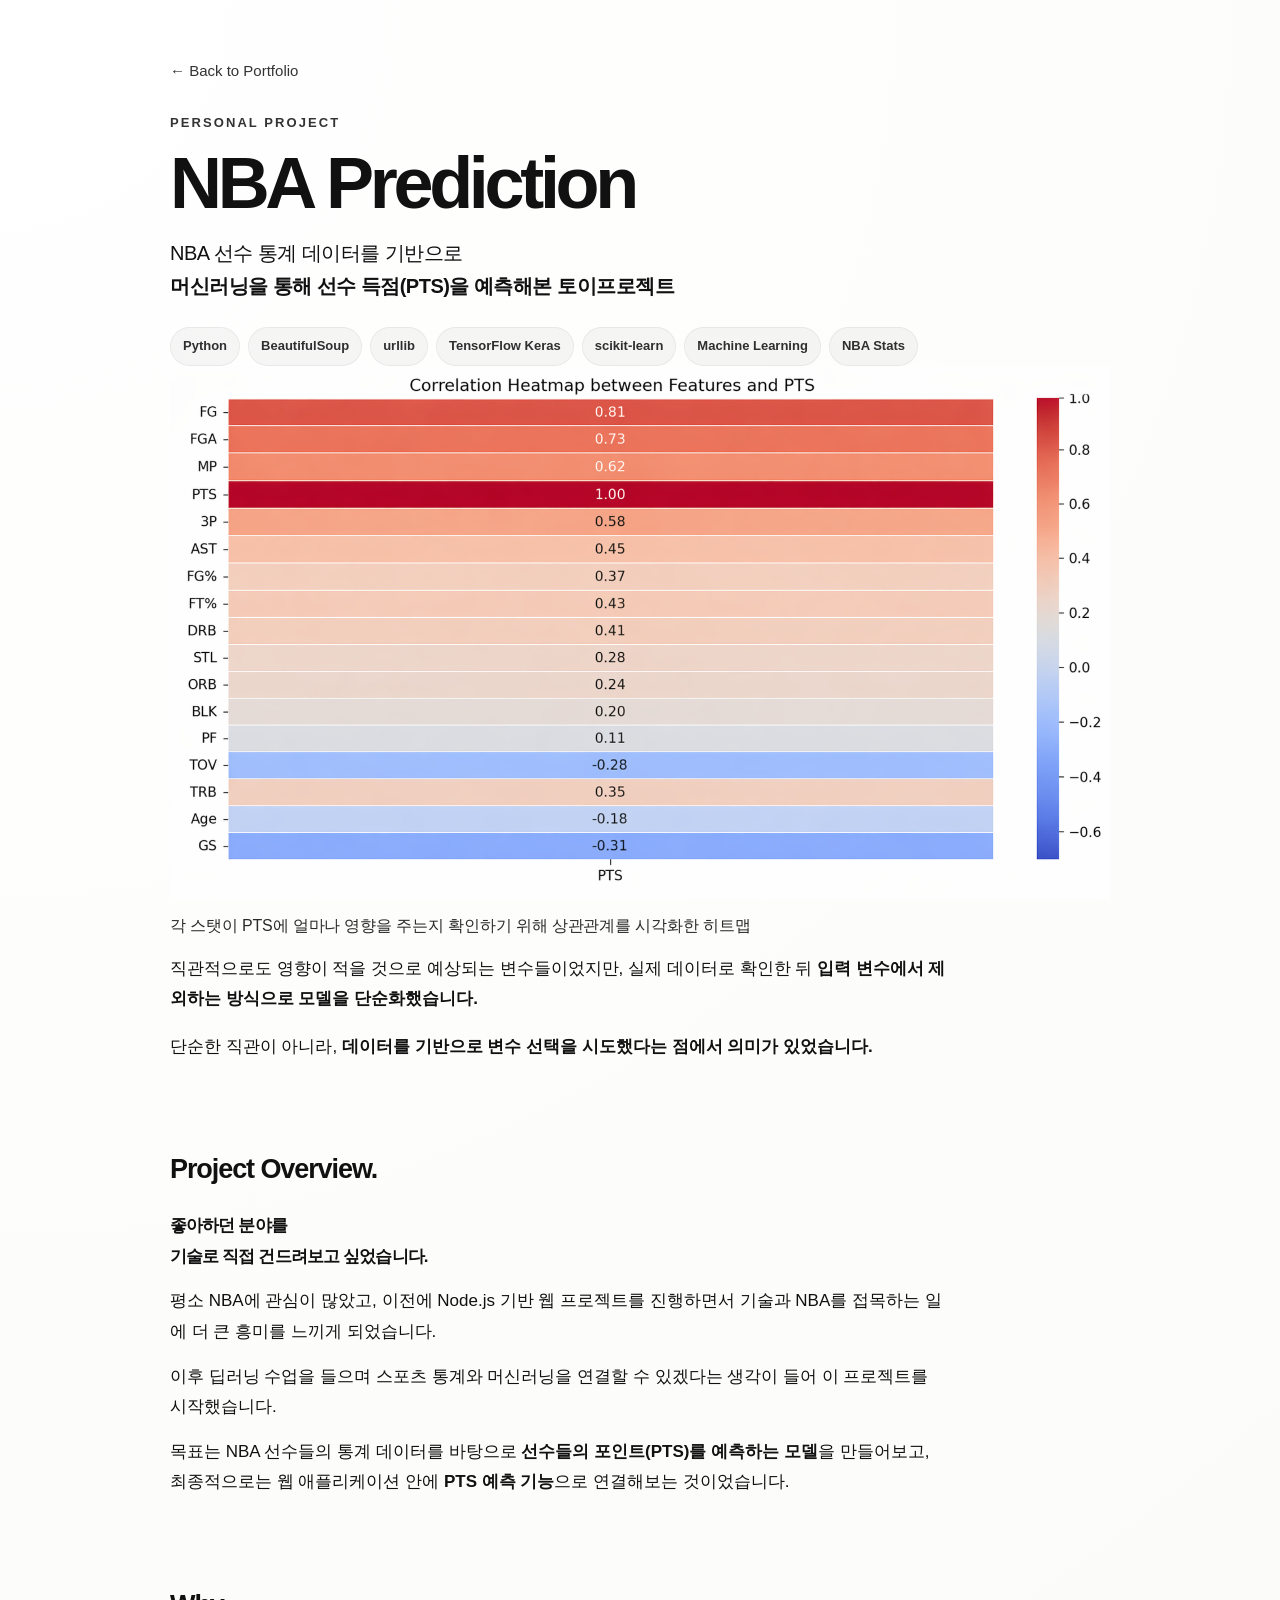
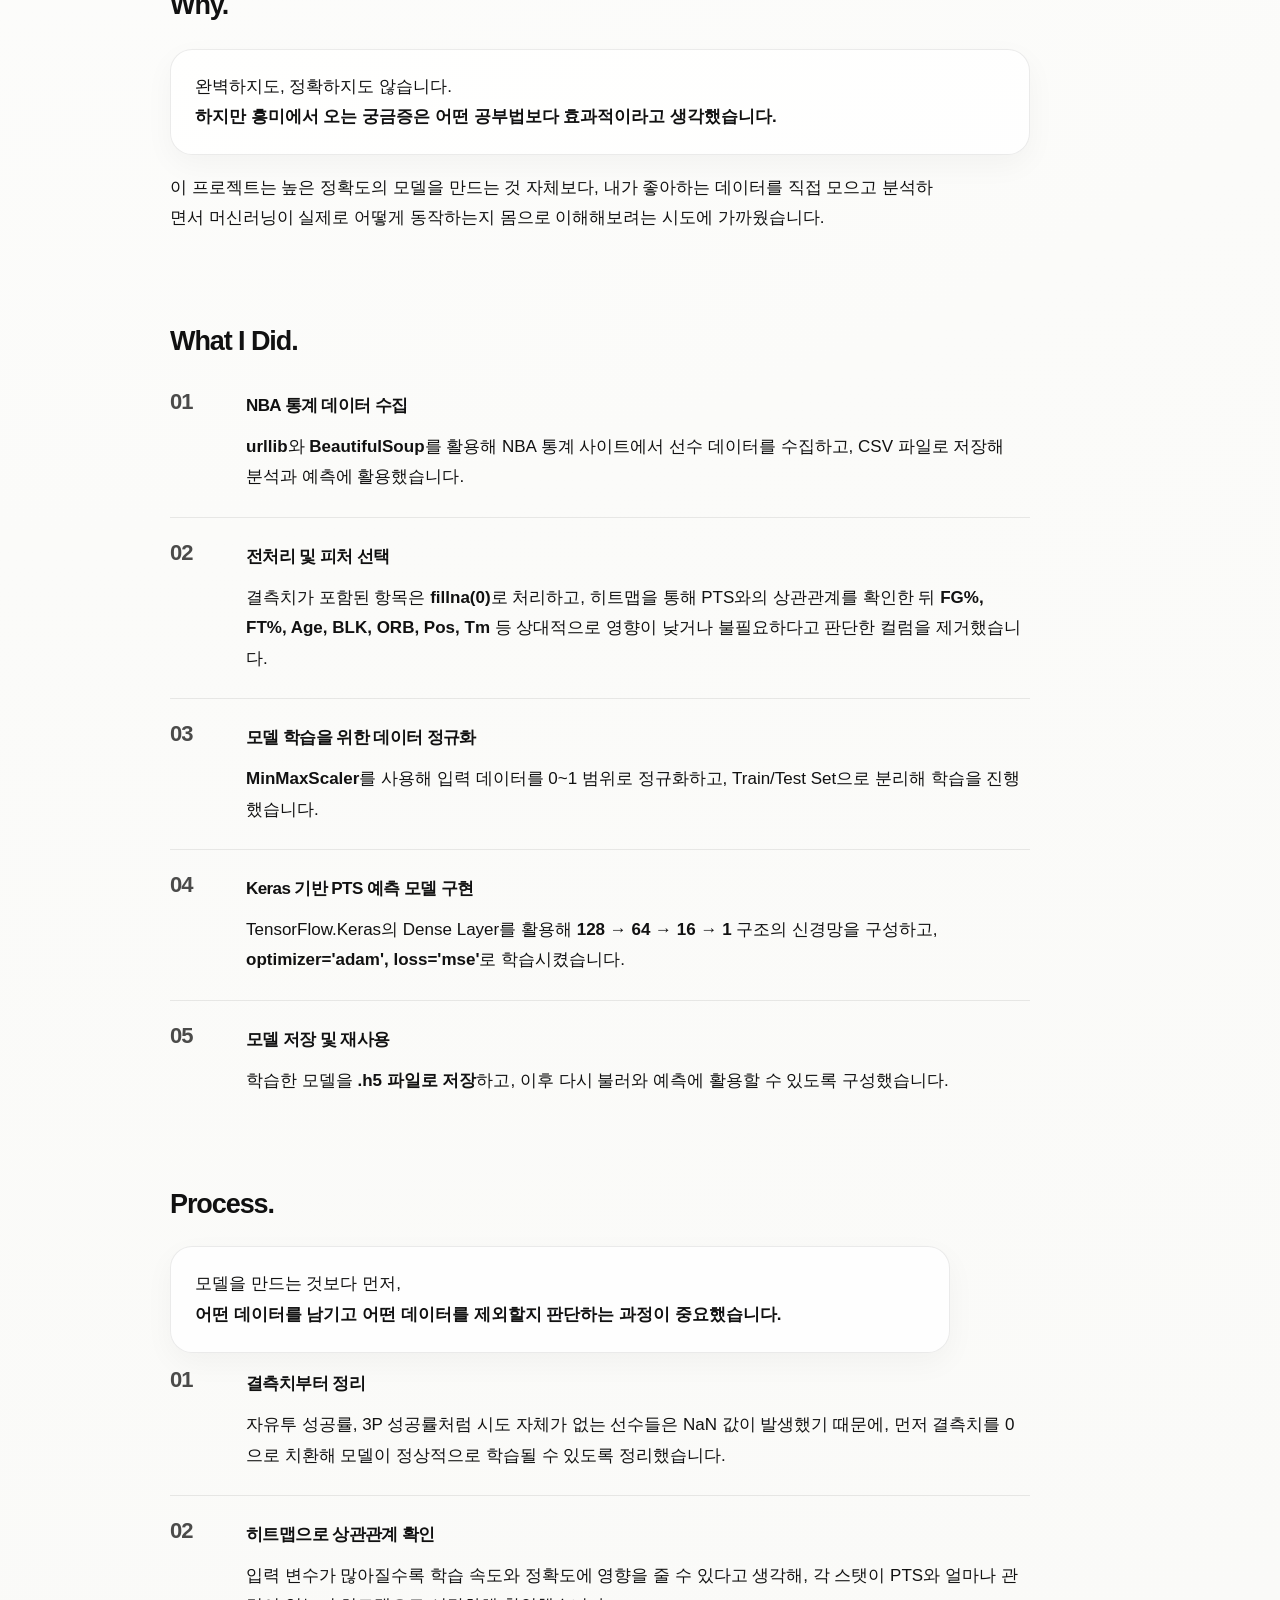
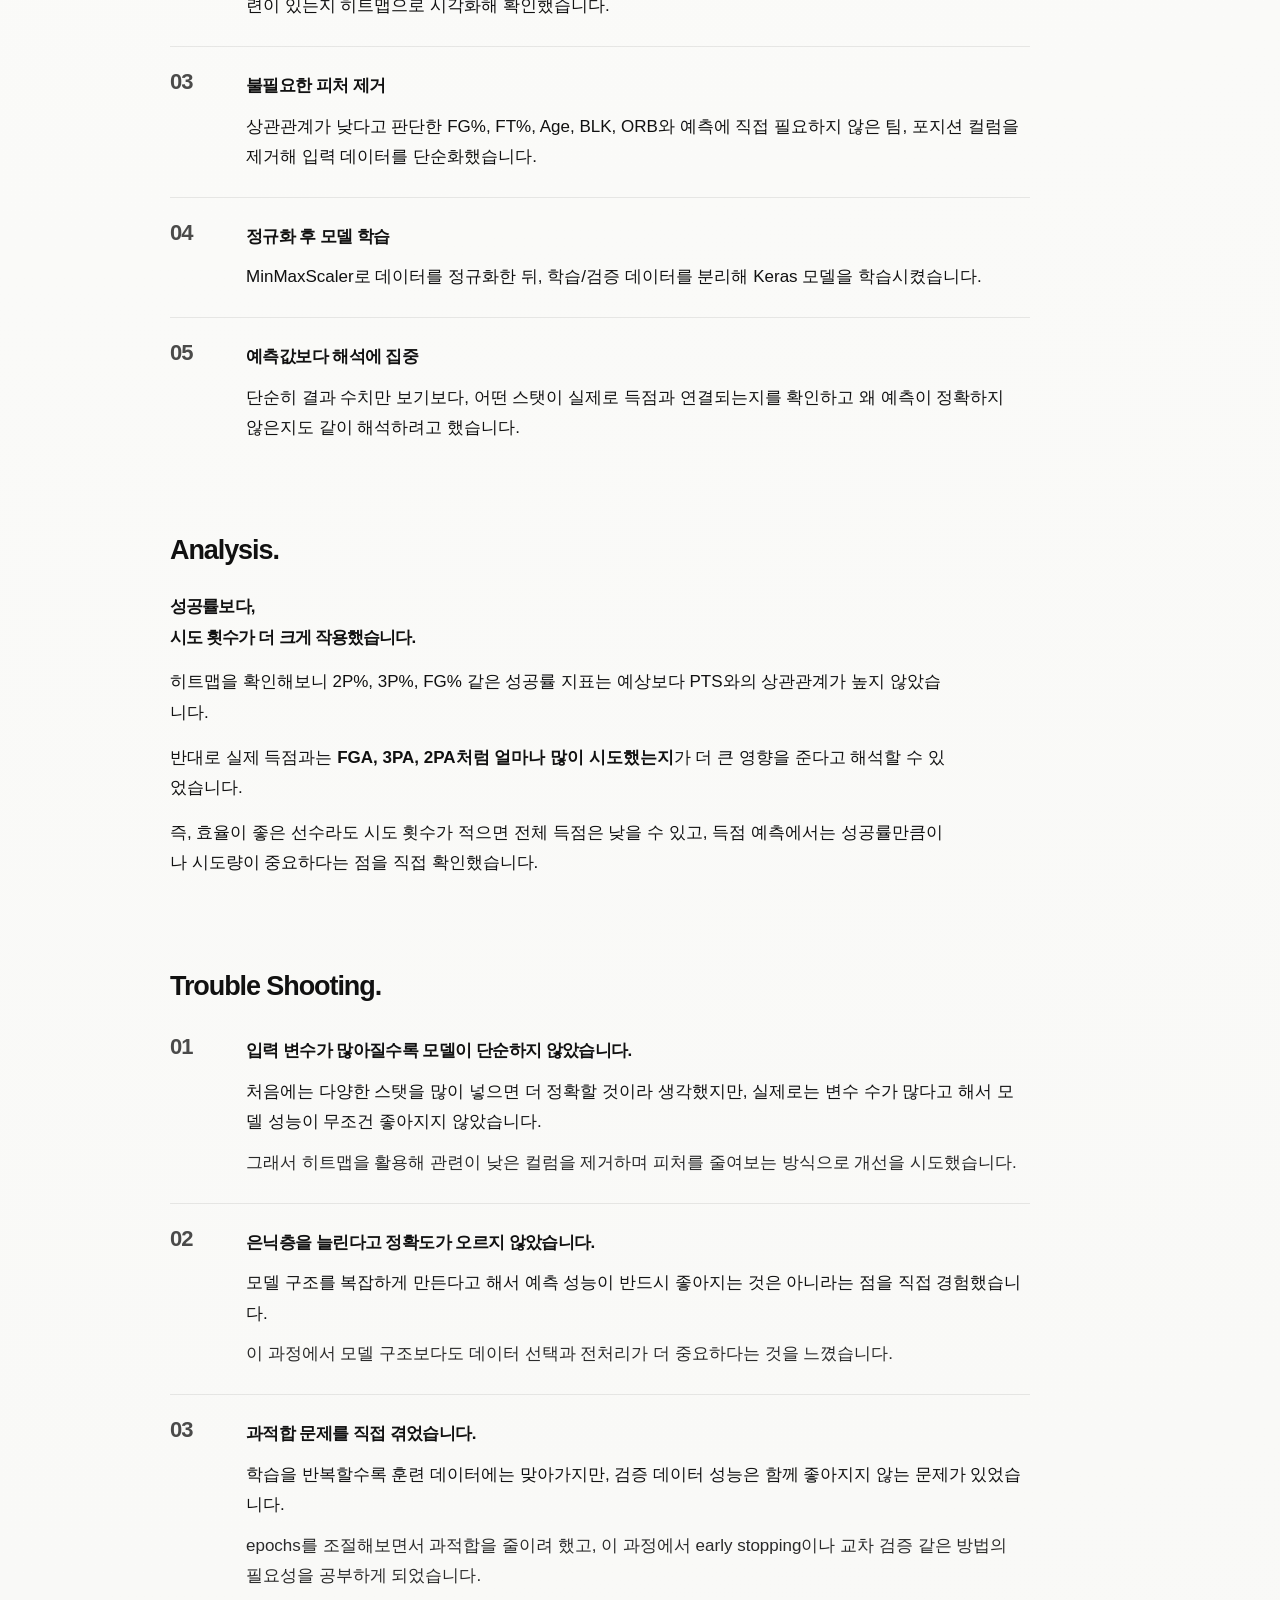
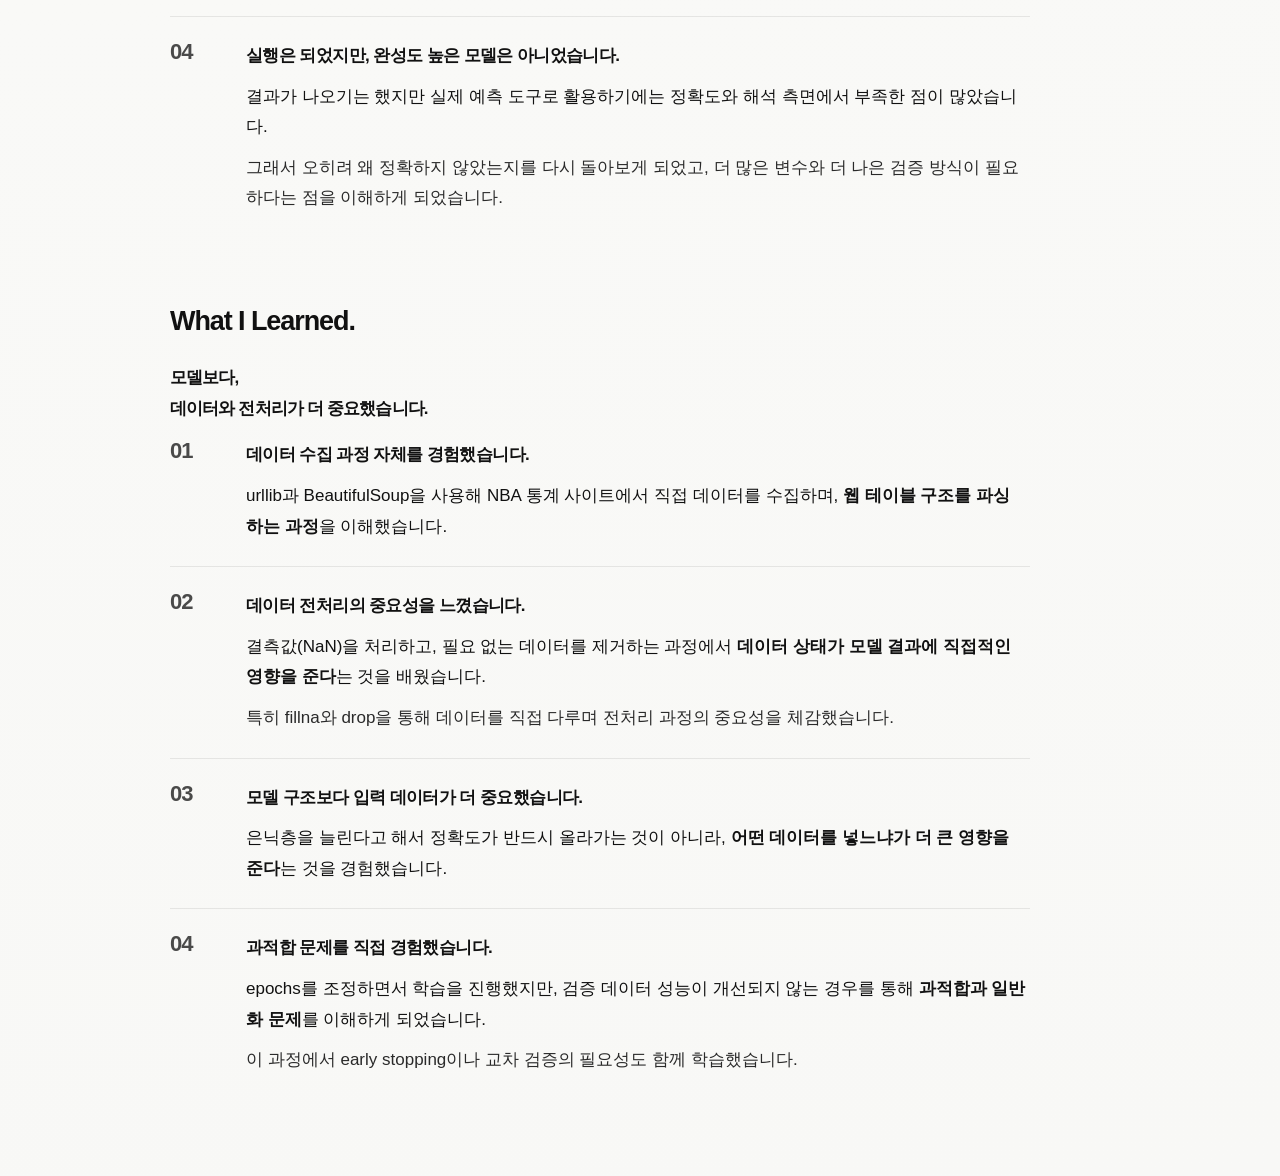
<file: projects/prediction.html>
<!doctype html>
<html lang="ko">
  <head>
    <meta charset="utf-8" />
    <meta name="viewport" content="width=device-width,initial-scale=1" />
    <title>Prediction | Project Detail</title>
    <link rel="stylesheet" href="../styles/main.css" />

    <style>
      .project-detail-wrap {
        max-width: 980px;
        margin: 0 auto;
        padding: 56px 20px 100px;
      }

      .back-link {
        display: inline-block;
        margin-bottom: 28px;
        font-size: 15px;
        color: var(--subtle);
      }

      .project-hero h1 {
        margin: 0;
        font-size: clamp(42px, 6vw, 72px);
        line-height: 1;
        letter-spacing: -0.06em;
      }

      .project-hero-sub {
        margin-top: 18px;
        max-width: 780px;
        font-size: 20px;
        line-height: 1.65;
        letter-spacing: -0.025em;
      }

      .project-meta {
        display: flex;
        flex-wrap: wrap;
        gap: 8px;
        margin-top: 24px;
      }

      .detail-section {
        margin-top: 84px;
      }

      .detail-section h2 {
        margin: 0 0 18px;
        font-size: 27px;
        letter-spacing: -0.04em;
      }

      .detail-section p {
        margin: 0;
        max-width: 780px;
        font-size: 17px;
        line-height: 1.8;
      }

      .detail-section p + p {
        margin-top: 14px;
      }

      .flow-box,
      .mini-highlight,
      .simple-card {
        margin-top: 20px;
        padding: 22px 24px;
        border-radius: 22px;
        border: 1px solid var(--line);
        background: rgba(255, 255, 255, 0.78);
        box-shadow: var(--shadow);
        max-width: 860px;
      }

      .typo-list {
        max-width: 860px;
        margin-top: 8px;
      }

      .typo-item {
        display: grid;
        grid-template-columns: 58px minmax(0, 1fr);
        gap: 18px;
        padding: 24px 0;
        border-bottom: 1px solid rgba(0, 0, 0, 0.08);
      }

      .typo-item:first-child {
        padding-top: 8px;
      }

      .typo-item:last-child {
        border-bottom: none;
        padding-bottom: 0;
      }

      .typo-num {
        font-size: 22px;
        line-height: 1;
        font-weight: 700;
        letter-spacing: -0.05em;
        color: rgba(0, 0, 0, 0.7);
      }

      .typo-body p {
        margin: 0;
        max-width: 780px;
      }

      .typo-title {
        font-size: 22px;
        line-height: 1.4;
        letter-spacing: -0.035em;
        font-weight: 700;
        color: var(--text);
      }

      .typo-text {
        margin-top: 10px !important;
        font-size: 16px;
        line-height: 1.8;
        color: var(--text);
      }

      .typo-sub {
        margin-top: 10px !important;
        font-size: 15px;
        line-height: 1.75;
        color: #2a2a2a;
      }

      .quote-sub {
        margin-top: 14px;
        max-width: 780px;
        font-size: 17px;
        line-height: 1.8;
        color: #111;
        font-weight: 500;
      }

      @media (max-width: 820px) {
        .project-detail-wrap {
          padding: 28px 16px 80px;
        }

        .typo-item {
          grid-template-columns: 1fr;
          gap: 12px;
        }

        .typo-num {
          font-size: 18px;
        }

        .typo-title {
          font-size: 20px;
        }
      }
    </style>
  </head>

  <body>
    <div class="project-detail-wrap">
      <a href="../index.html" class="back-link reveal">← Back to Portfolio</a>

      <!-- HERO -->
      <section class="project-hero">
        <p class="eyebrow reveal delay-1">PERSONAL PROJECT</p>
        <h1 class="reveal delay-2">NBA Prediction</h1>

        <p class="project-hero-sub reveal delay-3">
          NBA 선수 통계 데이터를 기반으로<br />
          <strong
            >머신러닝을 통해 선수 득점(PTS)을 예측해본 토이프로젝트</strong
          >
        </p>

        <div class="project-meta reveal delay-4">
          <span class="chip">Python</span>
          <span class="chip">BeautifulSoup</span>
          <span class="chip">urllib</span>
          <span class="chip">TensorFlow Keras</span>
          <span class="chip">scikit-learn</span>
          <span class="chip">Machine Learning</span>
          <span class="chip">NBA Stats</span>
        </div>
      </section>

      <div class="image-block">
        <img
          src="../assets/prediction_heatmap.png"
          alt="PTS correlation heatmap"
        />
      </div>

      <div class="image-caption">
        각 스탯이 PTS에 얼마나 영향을 주는지 확인하기 위해 상관관계를 시각화한
        히트맵
      </div>

      <p class="quote-sub">
        직관적으로도 영향이 적을 것으로 예상되는 변수들이었지만, 실제 데이터로
        확인한 뒤
        <strong>입력 변수에서 제외하는 방식으로 모델을 단순화했습니다.</strong>
      </p>

      <p class="quote-sub">
        단순한 직관이 아니라,
        <strong
          >데이터를 기반으로 변수 선택을 시도했다는 점에서 의미가
          있었습니다.</strong
        >
      </p>
      <!-- OVERVIEW -->
      <section class="detail-section reveal">
        <h2>Project Overview.</h2>

        <p class="quote-big">
          좋아하던 분야를<br />
          기술로 직접 건드려보고 싶었습니다.
        </p>

        <p class="quote-sub">
          평소 NBA에 관심이 많았고, 이전에 Node.js 기반 웹 프로젝트를 진행하면서
          기술과 NBA를 접목하는 일에 더 큰 흥미를 느끼게 되었습니다.
        </p>

        <p class="quote-sub">
          이후 딥러닝 수업을 들으며 스포츠 통계와 머신러닝을 연결할 수 있겠다는
          생각이 들어 이 프로젝트를 시작했습니다.
        </p>

        <p class="quote-sub">
          목표는 NBA 선수들의 통계 데이터를 바탕으로
          <strong>선수들의 포인트(PTS)를 예측하는 모델</strong>을 만들어보고,
          최종적으로는 웹 애플리케이션 안에 <strong>PTS 예측 기능</strong>으로
          연결해보는 것이었습니다.
        </p>
      </section>

      <!-- WHY -->
      <section class="detail-section reveal">
        <h2>Why.</h2>

        <div class="mini-highlight">
          완벽하지도, 정확하지도 않습니다.<br />
          <strong
            >하지만 흥미에서 오는 궁금증은 어떤 공부법보다 효과적이라고
            생각했습니다.</strong
          >
        </div>

        <p style="margin-top: 18px">
          이 프로젝트는 높은 정확도의 모델을 만드는 것 자체보다, 내가 좋아하는
          데이터를 직접 모으고 분석하면서 머신러닝이 실제로 어떻게 동작하는지
          몸으로 이해해보려는 시도에 가까웠습니다.
        </p>
      </section>

      <!-- WHAT I DID -->
      <section class="detail-section reveal">
        <h2>What I Did.</h2>

        <div class="typo-list">
          <div class="typo-item">
            <div class="typo-num">01</div>
            <div class="typo-body">
              <p class="typo-title">NBA 통계 데이터 수집</p>
              <p class="typo-text">
                <strong>urllib</strong>와 <strong>BeautifulSoup</strong>를
                활용해 NBA 통계 사이트에서 선수 데이터를 수집하고, CSV 파일로
                저장해 분석과 예측에 활용했습니다.
              </p>
            </div>
          </div>

          <div class="typo-item">
            <div class="typo-num">02</div>
            <div class="typo-body">
              <p class="typo-title">전처리 및 피처 선택</p>
              <p class="typo-text">
                결측치가 포함된 항목은 <strong>fillna(0)</strong>로 처리하고,
                히트맵을 통해 PTS와의 상관관계를 확인한 뒤
                <strong>FG%, FT%, Age, BLK, ORB, Pos, Tm</strong> 등 상대적으로
                영향이 낮거나 불필요하다고 판단한 컬럼을 제거했습니다.
              </p>
            </div>
          </div>

          <div class="typo-item">
            <div class="typo-num">03</div>
            <div class="typo-body">
              <p class="typo-title">모델 학습을 위한 데이터 정규화</p>
              <p class="typo-text">
                <strong>MinMaxScaler</strong>를 사용해 입력 데이터를 0~1 범위로
                정규화하고, Train/Test Set으로 분리해 학습을 진행했습니다.
              </p>
            </div>
          </div>

          <div class="typo-item">
            <div class="typo-num">04</div>
            <div class="typo-body">
              <p class="typo-title">Keras 기반 PTS 예측 모델 구현</p>
              <p class="typo-text">
                TensorFlow.Keras의 Dense Layer를 활용해
                <strong>128 → 64 → 16 → 1</strong> 구조의 신경망을 구성하고,
                <strong>optimizer='adam', loss='mse'</strong>로 학습시켰습니다.
              </p>
            </div>
          </div>

          <div class="typo-item">
            <div class="typo-num">05</div>
            <div class="typo-body">
              <p class="typo-title">모델 저장 및 재사용</p>
              <p class="typo-text">
                학습한 모델을 <strong>.h5 파일로 저장</strong>하고, 이후 다시
                불러와 예측에 활용할 수 있도록 구성했습니다.
              </p>
            </div>
          </div>
        </div>
      </section>

      <!-- PROCESS -->
      <section class="detail-section reveal">
        <h2>Process.</h2>

        <p class="mini-highlight">
          모델을 만드는 것보다 먼저,<br />
          <strong
            >어떤 데이터를 남기고 어떤 데이터를 제외할지 판단하는 과정이
            중요했습니다.</strong
          >
        </p>

        <div class="typo-list">
          <div class="typo-item">
            <div class="typo-num">01</div>
            <div class="typo-body">
              <p class="typo-title">결측치부터 정리</p>
              <p class="typo-text">
                자유투 성공률, 3P 성공률처럼 시도 자체가 없는 선수들은 NaN 값이
                발생했기 때문에, 먼저 결측치를 0으로 치환해 모델이 정상적으로
                학습될 수 있도록 정리했습니다.
              </p>
            </div>
          </div>

          <div class="typo-item">
            <div class="typo-num">02</div>
            <div class="typo-body">
              <p class="typo-title">히트맵으로 상관관계 확인</p>
              <p class="typo-text">
                입력 변수가 많아질수록 학습 속도와 정확도에 영향을 줄 수 있다고
                생각해, 각 스탯이 PTS와 얼마나 관련이 있는지 히트맵으로 시각화해
                확인했습니다.
              </p>
            </div>
          </div>

          <div class="typo-item">
            <div class="typo-num">03</div>
            <div class="typo-body">
              <p class="typo-title">불필요한 피처 제거</p>
              <p class="typo-text">
                상관관계가 낮다고 판단한 FG%, FT%, Age, BLK, ORB와 예측에 직접
                필요하지 않은 팀, 포지션 컬럼을 제거해 입력 데이터를
                단순화했습니다.
              </p>
            </div>
          </div>

          <div class="typo-item">
            <div class="typo-num">04</div>
            <div class="typo-body">
              <p class="typo-title">정규화 후 모델 학습</p>
              <p class="typo-text">
                MinMaxScaler로 데이터를 정규화한 뒤, 학습/검증 데이터를 분리해
                Keras 모델을 학습시켰습니다.
              </p>
            </div>
          </div>

          <div class="typo-item">
            <div class="typo-num">05</div>
            <div class="typo-body">
              <p class="typo-title">예측값보다 해석에 집중</p>
              <p class="typo-text">
                단순히 결과 수치만 보기보다, 어떤 스탯이 실제로 득점과
                연결되는지를 확인하고 왜 예측이 정확하지 않은지도 같이
                해석하려고 했습니다.
              </p>
            </div>
          </div>
        </div>
      </section>

      <!-- ANALYSIS -->
      <section class="detail-section reveal">
        <h2>Analysis.</h2>

        <p class="quote-big">
          성공률보다,<br />
          시도 횟수가 더 크게 작용했습니다.
        </p>

        <p class="quote-sub">
          히트맵을 확인해보니 2P%, 3P%, FG% 같은 성공률 지표는 예상보다 PTS와의
          상관관계가 높지 않았습니다.
        </p>

        <p class="quote-sub">
          반대로 실제 득점과는
          <strong>FGA, 3PA, 2PA처럼 얼마나 많이 시도했는지</strong>가 더 큰
          영향을 준다고 해석할 수 있었습니다.
        </p>

        <p class="quote-sub">
          즉, 효율이 좋은 선수라도 시도 횟수가 적으면 전체 득점은 낮을 수 있고,
          득점 예측에서는 성공률만큼이나 시도량이 중요하다는 점을 직접
          확인했습니다.
        </p>
      </section>
      <!-- LIMITATION -->
      <section class="detail-section reveal">
        <h2>Trouble Shooting.</h2>

        <div class="typo-list">
          <div class="typo-item">
            <div class="typo-num">01</div>
            <div class="typo-body">
              <p class="typo-title">
                입력 변수가 많아질수록 모델이 단순하지 않았습니다.
              </p>
              <p class="typo-text">
                처음에는 다양한 스탯을 많이 넣으면 더 정확할 것이라 생각했지만,
                실제로는 변수 수가 많다고 해서 모델 성능이 무조건 좋아지지
                않았습니다.
              </p>
              <p class="typo-sub">
                그래서 히트맵을 활용해 관련이 낮은 컬럼을 제거하며 피처를
                줄여보는 방식으로 개선을 시도했습니다.
              </p>
            </div>
          </div>

          <div class="typo-item">
            <div class="typo-num">02</div>
            <div class="typo-body">
              <p class="typo-title">
                은닉층을 늘린다고 정확도가 오르지 않았습니다.
              </p>
              <p class="typo-text">
                모델 구조를 복잡하게 만든다고 해서 예측 성능이 반드시 좋아지는
                것은 아니라는 점을 직접 경험했습니다.
              </p>
              <p class="typo-sub">
                이 과정에서 모델 구조보다도 데이터 선택과 전처리가 더 중요하다는
                것을 느꼈습니다.
              </p>
            </div>
          </div>

          <div class="typo-item">
            <div class="typo-num">03</div>
            <div class="typo-body">
              <p class="typo-title">과적합 문제를 직접 겪었습니다.</p>
              <p class="typo-text">
                학습을 반복할수록 훈련 데이터에는 맞아가지만, 검증 데이터 성능은
                함께 좋아지지 않는 문제가 있었습니다.
              </p>
              <p class="typo-sub">
                epochs를 조절해보면서 과적합을 줄이려 했고, 이 과정에서 early
                stopping이나 교차 검증 같은 방법의 필요성을 공부하게 되었습니다.
              </p>
            </div>
          </div>

          <div class="typo-item">
            <div class="typo-num">04</div>
            <div class="typo-body">
              <p class="typo-title">
                실행은 되었지만, 완성도 높은 모델은 아니었습니다.
              </p>
              <p class="typo-text">
                결과가 나오기는 했지만 실제 예측 도구로 활용하기에는 정확도와
                해석 측면에서 부족한 점이 많았습니다.
              </p>
              <p class="typo-sub">
                그래서 오히려 왜 정확하지 않았는지를 다시 돌아보게 되었고, 더
                많은 변수와 더 나은 검증 방식이 필요하다는 점을 이해하게
                되었습니다.
              </p>
            </div>
          </div>
        </div>
      </section>
      <!-- WHAT I LEARNED -->
      <section class="detail-section reveal">
        <h2>What I Learned.</h2>

        <p class="quote-big">
          모델보다,<br />
          데이터와 전처리가 더 중요했습니다.
        </p>

        <div class="typo-list">
          <!-- 01 -->
          <div class="typo-item">
            <div class="typo-num">01</div>
            <div class="typo-body">
              <p class="typo-title">데이터 수집 과정 자체를 경험했습니다.</p>
              <p class="typo-text">
                urllib과 BeautifulSoup을 사용해 NBA 통계 사이트에서 직접
                데이터를 수집하며,
                <strong>웹 테이블 구조를 파싱하는 과정</strong>을 이해했습니다.
              </p>
            </div>
          </div>

          <!-- 02 -->
          <div class="typo-item">
            <div class="typo-num">02</div>
            <div class="typo-body">
              <p class="typo-title">데이터 전처리의 중요성을 느꼈습니다.</p>
              <p class="typo-text">
                결측값(NaN)을 처리하고, 필요 없는 데이터를 제거하는 과정에서
                <strong>데이터 상태가 모델 결과에 직접적인 영향을 준다</strong
                >는 것을 배웠습니다.
              </p>
              <p class="typo-sub">
                특히 fillna와 drop을 통해 데이터를 직접 다루며 전처리 과정의
                중요성을 체감했습니다.
              </p>
            </div>
          </div>

          <!-- 03 -->
          <div class="typo-item">
            <div class="typo-num">03</div>
            <div class="typo-body">
              <p class="typo-title">
                모델 구조보다 입력 데이터가 더 중요했습니다.
              </p>
              <p class="typo-text">
                은닉층을 늘린다고 해서 정확도가 반드시 올라가는 것이 아니라,
                <strong>어떤 데이터를 넣느냐가 더 큰 영향을 준다</strong>는 것을
                경험했습니다.
              </p>
            </div>
          </div>

          <!-- 04 -->
          <div class="typo-item">
            <div class="typo-num">04</div>
            <div class="typo-body">
              <p class="typo-title">과적합 문제를 직접 경험했습니다.</p>
              <p class="typo-text">
                epochs를 조정하면서 학습을 진행했지만, 검증 데이터 성능이
                개선되지 않는 경우를 통해
                <strong>과적합과 일반화 문제</strong>를 이해하게 되었습니다.
              </p>
              <p class="typo-sub">
                이 과정에서 early stopping이나 교차 검증의 필요성도 함께
                학습했습니다.
              </p>
            </div>
          </div>
        </div>
      </section>
    </div>

    <script>
      const observer = new IntersectionObserver(
        (entries) => {
          entries.forEach((entry) => {
            if (entry.isIntersecting) {
              entry.target.classList.add('show');
              observer.unobserve(entry.target);
            }
          });
        },
        {
          threshold: 0.12,
          rootMargin: '0px 0px -40px 0px',
        },
      );

      document.querySelectorAll('.reveal').forEach((el) => {
        observer.observe(el);
      });
    </script>
  </body>
</html>
</file>
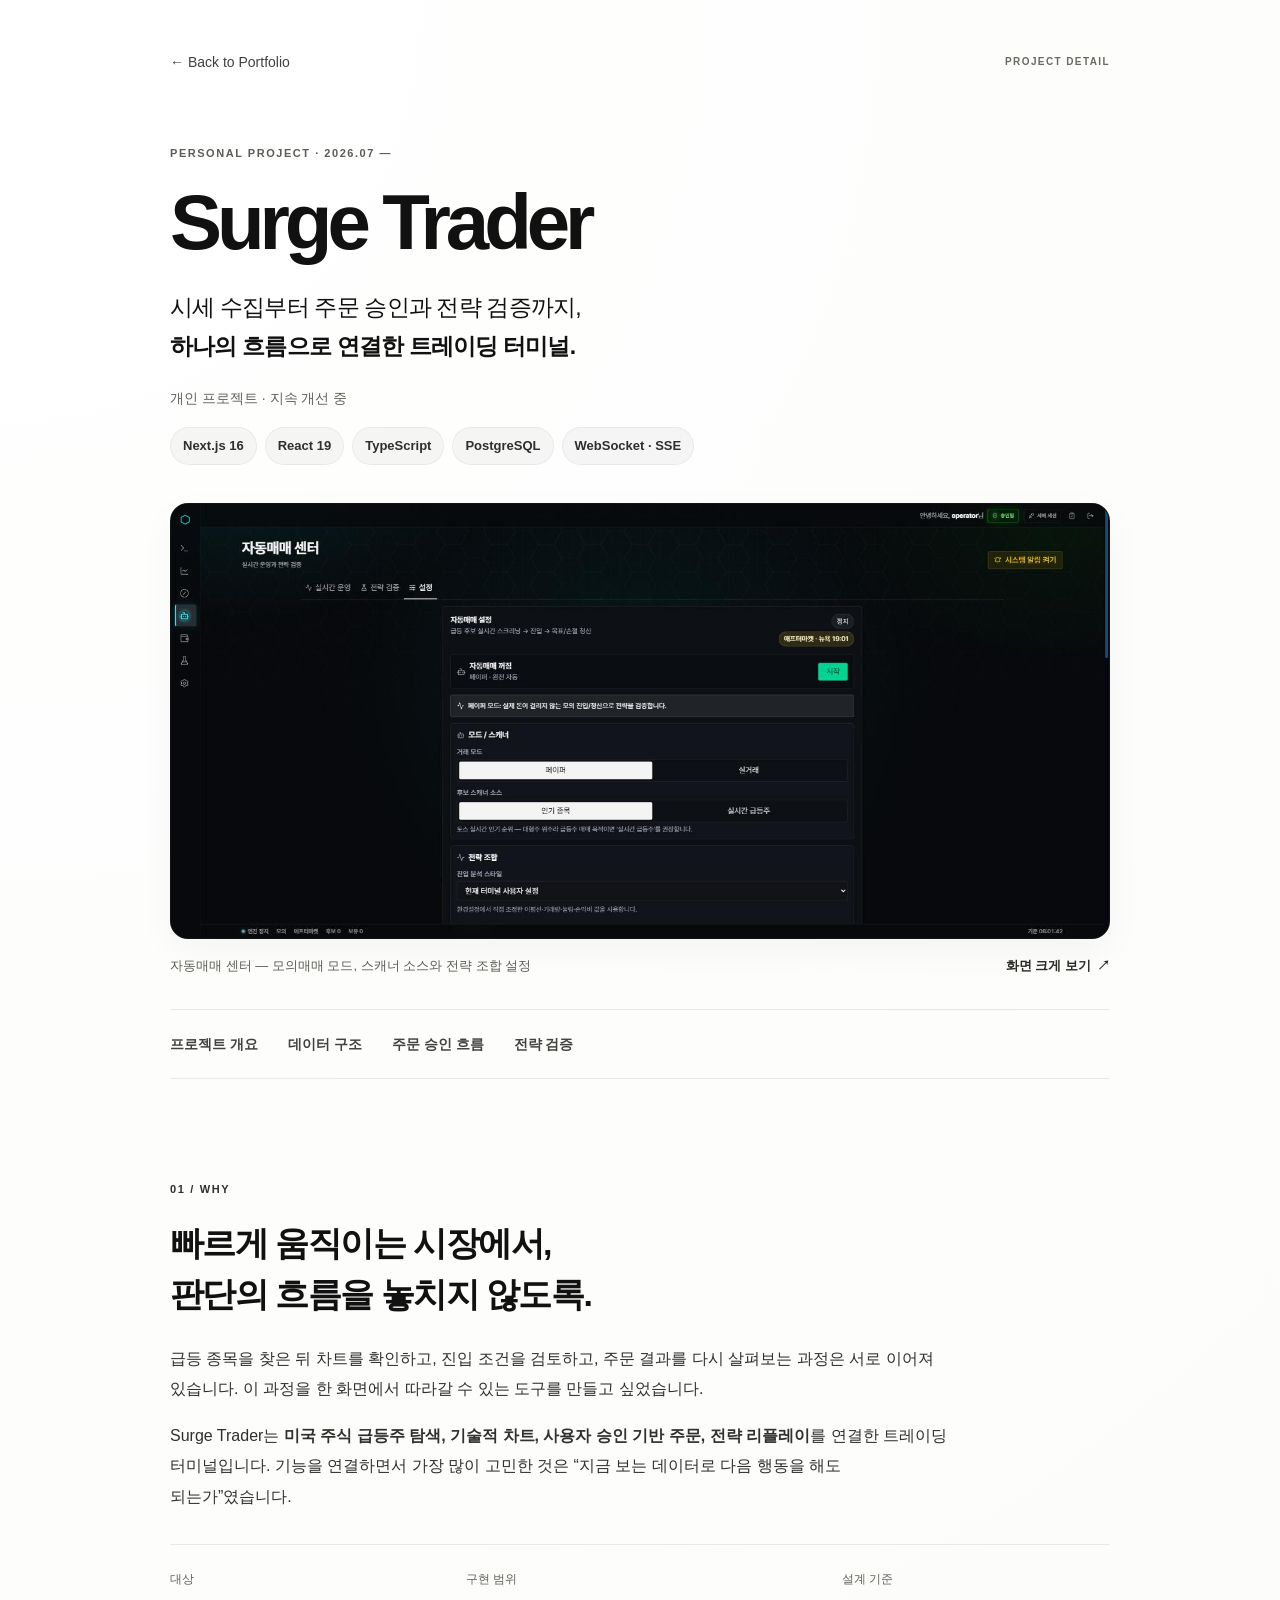
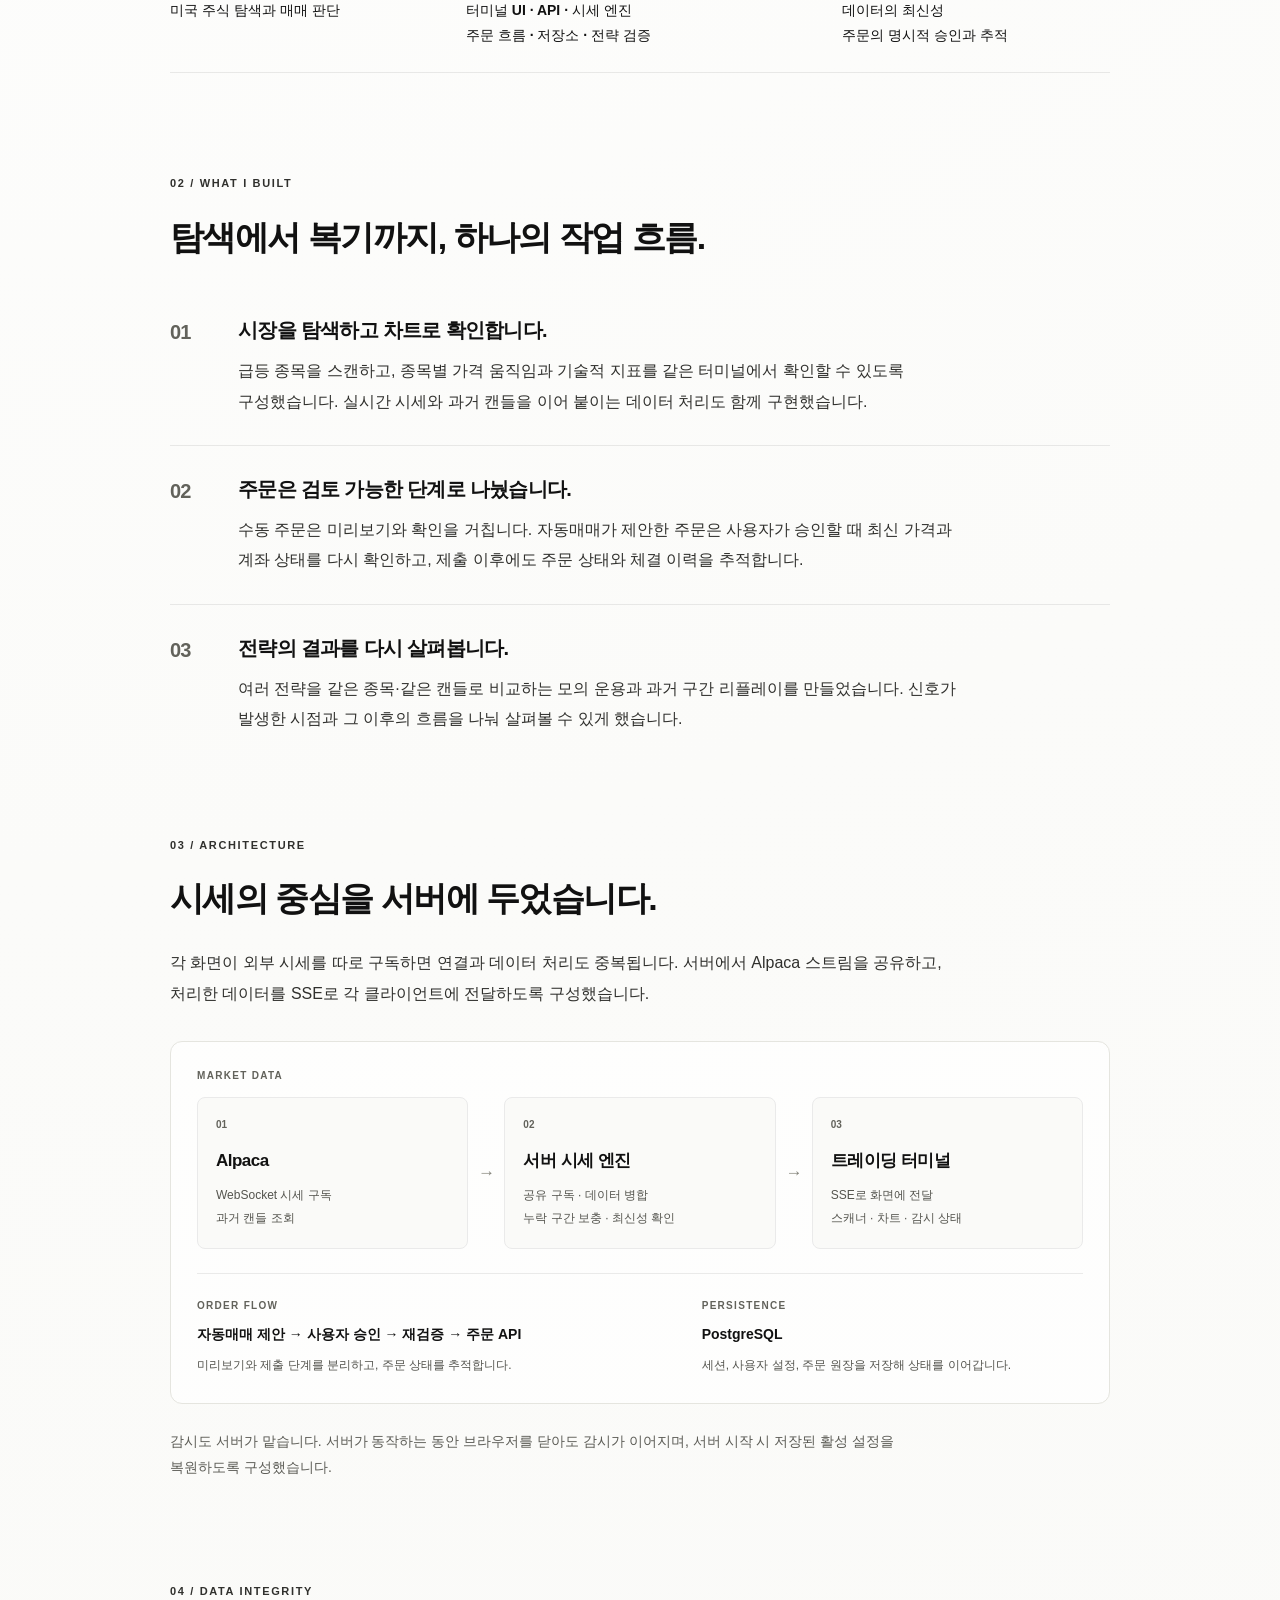
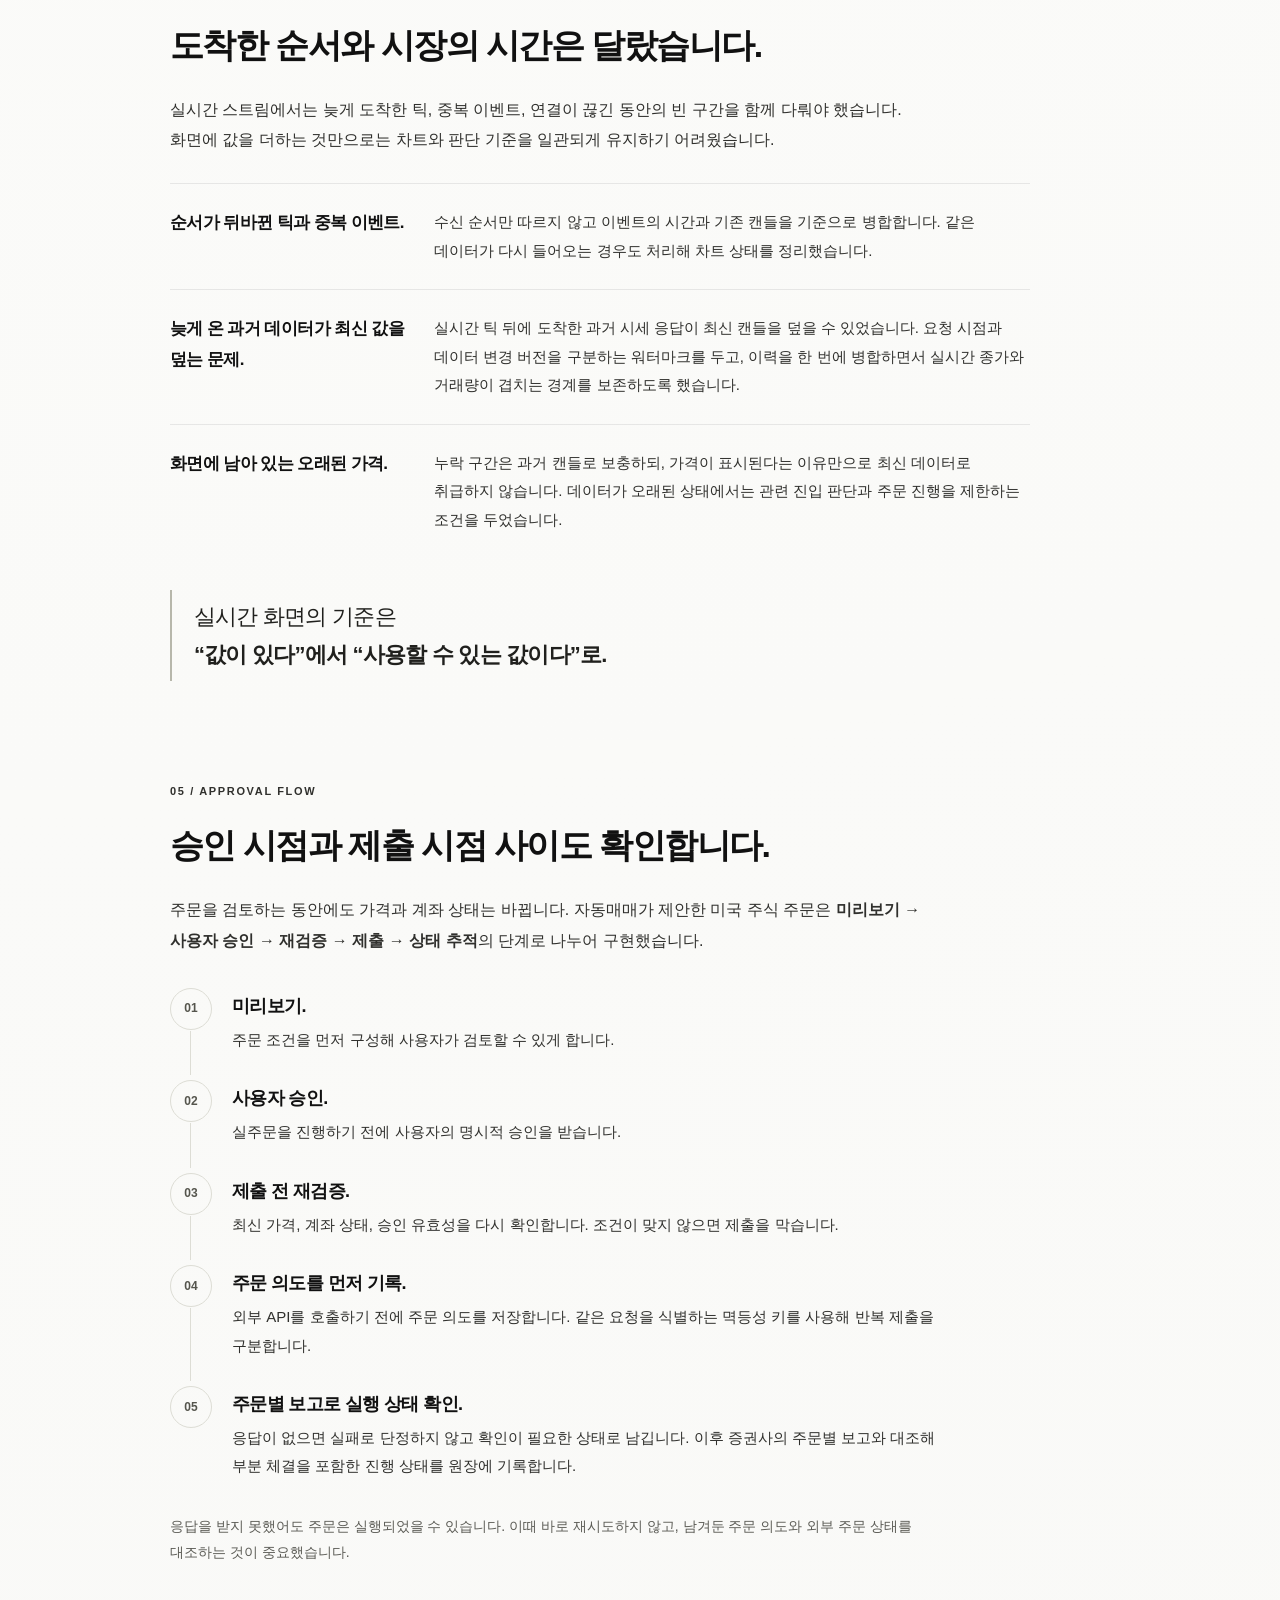
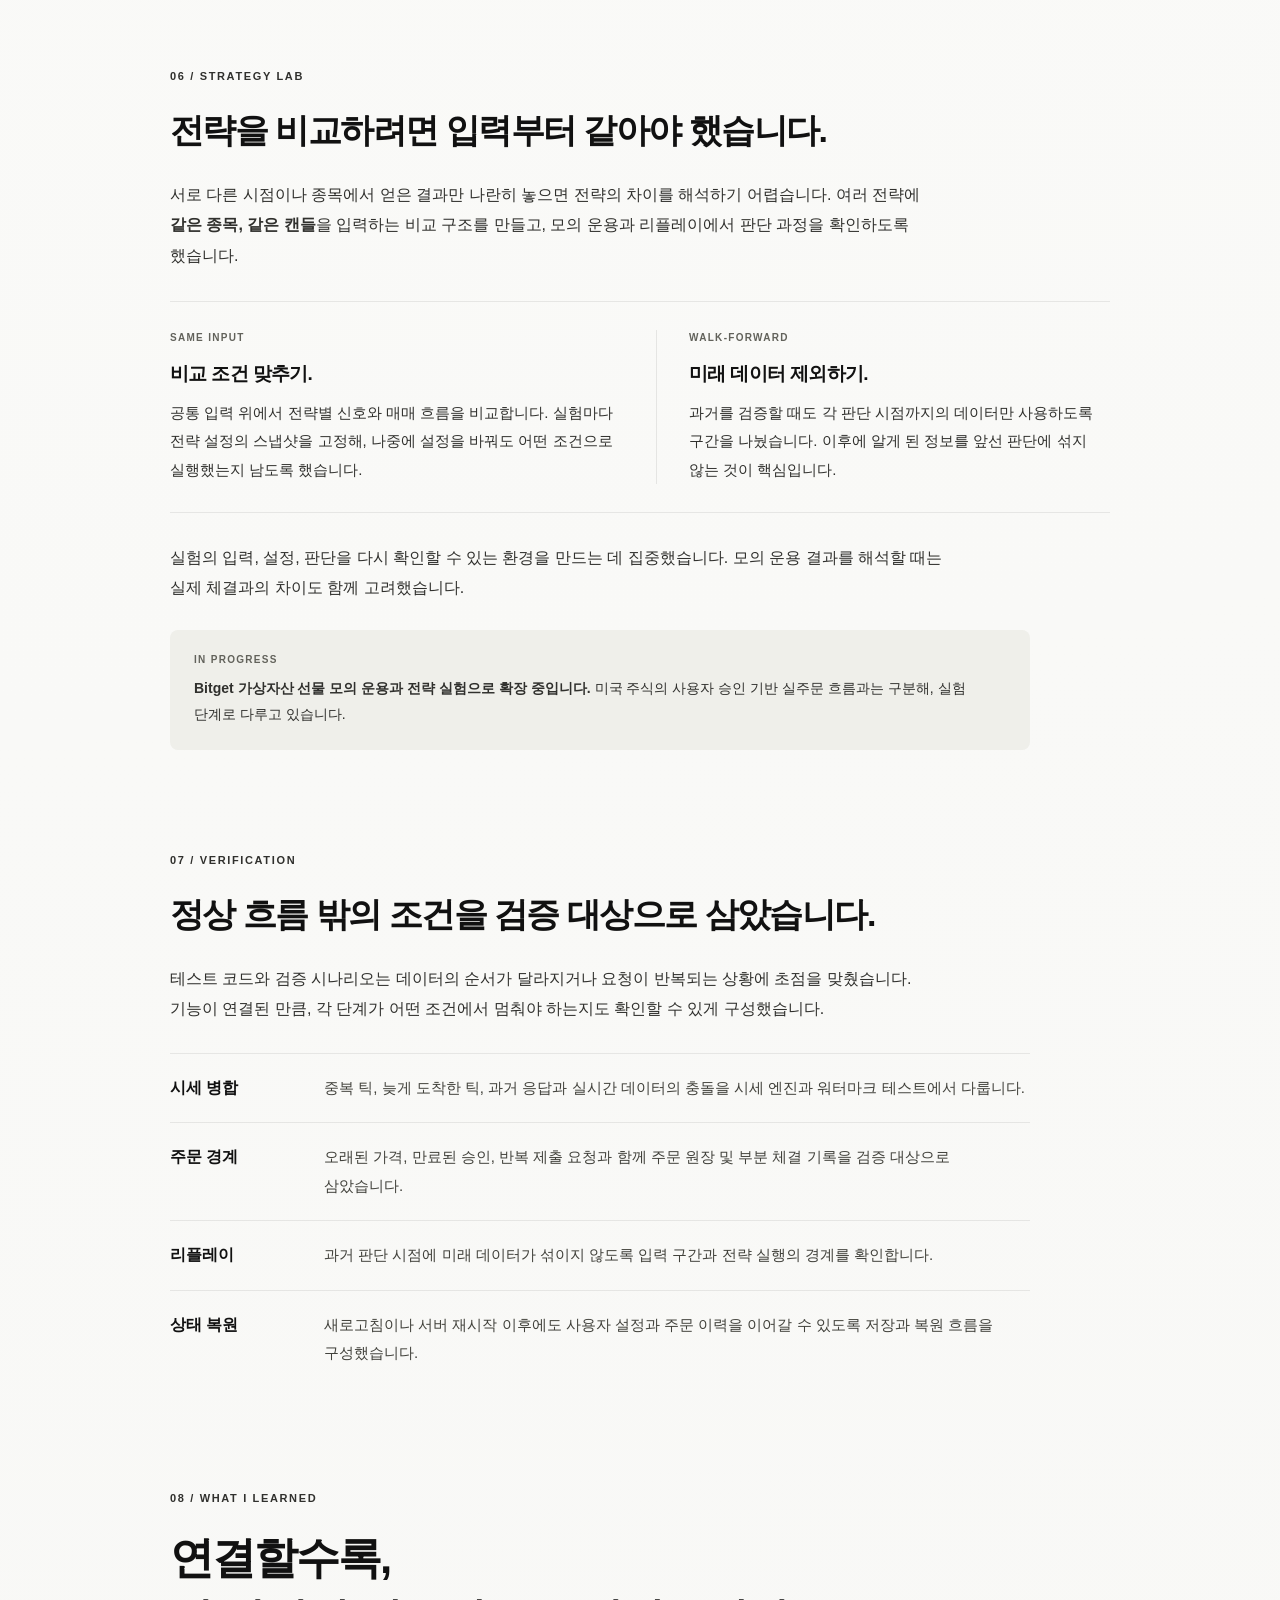
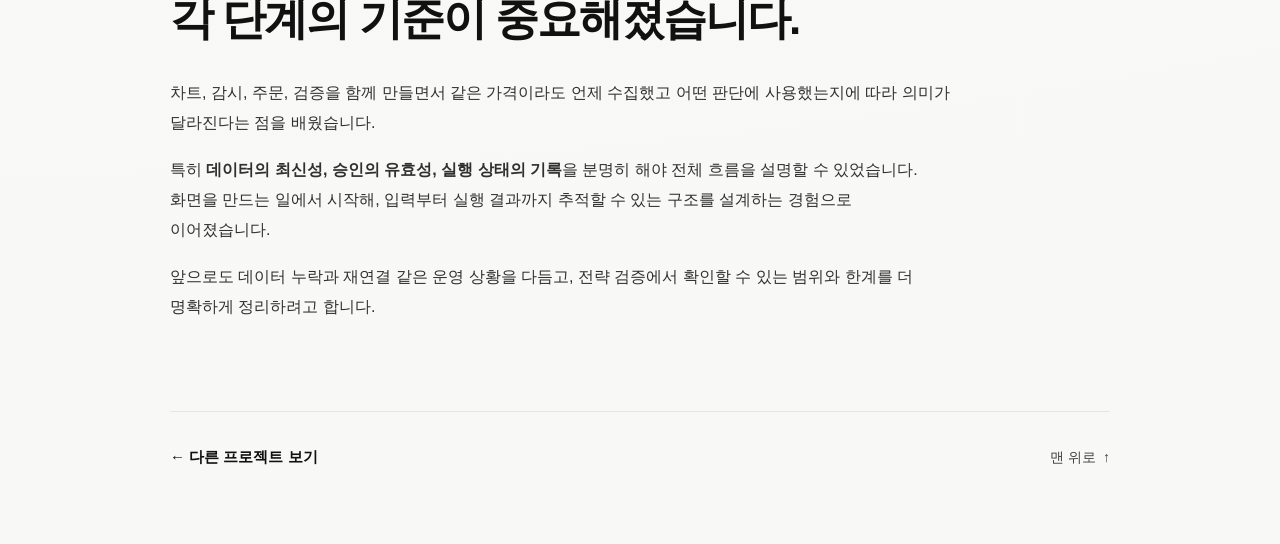
<file: projects/surge-trader.html>
<!doctype html>
<html lang="ko">
  <head>
    <meta charset="utf-8" />
    <meta name="viewport" content="width=device-width,initial-scale=1" />
    <meta name="description" content="시세 수집, 실시간 차트, 사용자 승인 주문, 전략 검증을 하나의 흐름으로 연결한 개인 프로젝트 Surge Trader의 개발 과정입니다." />
    <title>Surge Trader | Project Detail</title>
    <link rel="stylesheet" href="../styles/main.css" />
    <link rel="stylesheet" href="../styles/surge-trader.css" />
  </head>
  <body class="surge-case">
    <a class="skip-link" href="#main-content">본문으로 바로 가기</a>
    <div class="project-detail-wrap">
      <nav class="page-nav" aria-label="포트폴리오 탐색">
        <a class="back-link" href="../index.html#projects">← Back to Portfolio</a>
        <span class="page-nav-label">PROJECT DETAIL</span>
      </nav>

      <main id="main-content">
        <header class="project-hero" id="top">
          <p class="eyebrow">PERSONAL PROJECT · 2026.07 —</p>
          <h1>Surge Trader</h1>
          <p class="project-hero-sub">
            시세 수집부터 주문 승인과 전략 검증까지,<br />
            <strong>하나의 흐름으로 연결한 트레이딩 터미널.</strong>
          </p>
          <p class="project-status">개인 프로젝트 · 지속 개선 중</p>
          <div class="chips project-meta" aria-label="기술 스택">
            <span class="chip">Next.js 16</span>
            <span class="chip">React 19</span>
            <span class="chip">TypeScript</span>
            <span class="chip">PostgreSQL</span>
            <span class="chip">WebSocket · SSE</span>
          </div>

          <figure class="product-figure">
            <a class="product-image-link" href="../assets/surge-trader/auto-trading-center.jpg" target="_blank" rel="noopener" aria-label="Surge Trader 자동매매 설정 화면 크게 보기 (새 탭)">
              <img src="../assets/surge-trader/auto-trading-center.jpg" width="1568" height="725" fetchpriority="high" alt="Surge Trader 자동매매 센터 설정 화면. 페이퍼 모드가 선택되고 엔진은 정지된 상태이며, 스캐너 소스와 전략 조합을 설정할 수 있습니다." />
            </a>
            <figcaption>
              <span>자동매매 센터 — 모의매매 모드, 스캐너 소스와 전략 조합 설정</span>
              <a href="../assets/surge-trader/auto-trading-center.jpg" target="_blank" rel="noopener">화면 크게 보기 <span aria-hidden="true">↗</span><span class="sr-only"> (새 탭)</span></a>
            </figcaption>
          </figure>

          <nav class="case-nav" aria-label="프로젝트 목차">
            <a href="#overview">프로젝트 개요</a>
            <a href="#architecture">데이터 구조</a>
            <a href="#orders">주문 승인 흐름</a>
            <a href="#research">전략 검증</a>
          </nav>
        </header>

        <section class="detail-section" id="overview" aria-labelledby="why-title">
          <p class="section-index">01 / WHY</p>
          <h2 id="why-title">빠르게 움직이는 시장에서,<br />판단의 흐름을 놓치지 않도록.</h2>
          <p>급등 종목을 찾은 뒤 차트를 확인하고, 진입 조건을 검토하고, 주문 결과를 다시 살펴보는 과정은 서로 이어져 있습니다. 이 과정을 한 화면에서 따라갈 수 있는 도구를 만들고 싶었습니다.</p>
          <p>Surge Trader는 <strong>미국 주식 급등주 탐색, 기술적 차트, 사용자 승인 기반 주문, 전략 리플레이</strong>를 연결한 트레이딩 터미널입니다. 기능을 연결하면서 가장 많이 고민한 것은 “지금 보는 데이터로 다음 행동을 해도 되는가”였습니다.</p>
          <dl class="project-facts">
            <div><dt>대상</dt><dd>미국 주식 탐색과 매매 판단</dd></div>
            <div><dt>구현 범위</dt><dd>터미널 UI · API · 시세 엔진<br />주문 흐름 · 저장소 · 전략 검증</dd></div>
            <div><dt>설계 기준</dt><dd>데이터의 최신성<br />주문의 명시적 승인과 추적</dd></div>
          </dl>
        </section>

        <section class="detail-section" id="features" aria-labelledby="built-title">
          <p class="section-index">02 / WHAT I BUILT</p>
          <h2 id="built-title">탐색에서 복기까지, 하나의 작업 흐름.</h2>
          <div class="feature-list">
            <article class="feature-row">
              <span class="item-number" aria-hidden="true">01</span>
              <div><h3>시장을 탐색하고 차트로 확인합니다.</h3><p>급등 종목을 스캔하고, 종목별 가격 움직임과 기술적 지표를 같은 터미널에서 확인할 수 있도록 구성했습니다. 실시간 시세와 과거 캔들을 이어 붙이는 데이터 처리도 함께 구현했습니다.</p></div>
            </article>
            <article class="feature-row">
              <span class="item-number" aria-hidden="true">02</span>
              <div><h3>주문은 검토 가능한 단계로 나눴습니다.</h3><p>수동 주문은 미리보기와 확인을 거칩니다. 자동매매가 제안한 주문은 사용자가 승인할 때 최신 가격과 계좌 상태를 다시 확인하고, 제출 이후에도 주문 상태와 체결 이력을 추적합니다.</p></div>
            </article>
            <article class="feature-row">
              <span class="item-number" aria-hidden="true">03</span>
              <div><h3>전략의 결과를 다시 살펴봅니다.</h3><p>여러 전략을 같은 종목·같은 캔들로 비교하는 모의 운용과 과거 구간 리플레이를 만들었습니다. 신호가 발생한 시점과 그 이후의 흐름을 나눠 살펴볼 수 있게 했습니다.</p></div>
            </article>
          </div>
        </section>

        <section class="detail-section" id="architecture" aria-labelledby="architecture-title">
          <p class="section-index">03 / ARCHITECTURE</p>
          <h2 id="architecture-title">시세의 중심을 서버에 두었습니다.</h2>
          <p>각 화면이 외부 시세를 따로 구독하면 연결과 데이터 처리도 중복됩니다. 서버에서 Alpaca 스트림을 공유하고, 처리한 데이터를 SSE로 각 클라이언트에 전달하도록 구성했습니다.</p>
          <div class="architecture-diagram" aria-label="시세, 주문, 저장소의 연결 구조">
            <p class="diagram-label">MARKET DATA</p>
            <ol class="data-flow">
              <li><span class="node-step">01</span><strong>Alpaca</strong><span>WebSocket 시세 구독<br />과거 캔들 조회</span><span class="flow-arrow" aria-hidden="true">→</span></li>
              <li><span class="node-step">02</span><strong>서버 시세 엔진</strong><span>공유 구독 · 데이터 병합<br />누락 구간 보충 · 최신성 확인</span><span class="flow-arrow" aria-hidden="true">→</span></li>
              <li><span class="node-step">03</span><strong>트레이딩 터미널</strong><span>SSE로 화면에 전달<br />스캐너 · 차트 · 감시 상태</span></li>
            </ol>
            <div class="architecture-support">
              <div><span class="diagram-label">ORDER FLOW</span><strong>자동매매 제안 → 사용자 승인 → 재검증 → 주문 API</strong><p>미리보기와 제출 단계를 분리하고, 주문 상태를 추적합니다.</p></div>
              <div><span class="diagram-label">PERSISTENCE</span><strong>PostgreSQL</strong><p>세션, 사용자 설정, 주문 원장을 저장해 상태를 이어갑니다.</p></div>
            </div>
          </div>
          <p class="section-note">감시도 서버가 맡습니다. 서버가 동작하는 동안 브라우저를 닫아도 감시가 이어지며, 서버 시작 시 저장된 활성 설정을 복원하도록 구성했습니다.</p>
        </section>

        <section class="detail-section" id="realtime" aria-labelledby="realtime-title">
          <p class="section-index">04 / DATA INTEGRITY</p>
          <h2 id="realtime-title">도착한 순서와 시장의 시간은 달랐습니다.</h2>
          <p>실시간 스트림에서는 늦게 도착한 틱, 중복 이벤트, 연결이 끊긴 동안의 빈 구간을 함께 다뤄야 했습니다. 화면에 값을 더하는 것만으로는 차트와 판단 기준을 일관되게 유지하기 어려웠습니다.</p>
          <div class="decision-list">
            <article><h3>순서가 뒤바뀐 틱과 중복 이벤트.</h3><p>수신 순서만 따르지 않고 이벤트의 시간과 기존 캔들을 기준으로 병합합니다. 같은 데이터가 다시 들어오는 경우도 처리해 차트 상태를 정리했습니다.</p></article>
            <article><h3>늦게 온 과거 데이터가 최신 값을 덮는 문제.</h3><p>실시간 틱 뒤에 도착한 과거 시세 응답이 최신 캔들을 덮을 수 있었습니다. 요청 시점과 데이터 변경 버전을 구분하는 워터마크를 두고, 이력을 한 번에 병합하면서 실시간 종가와 거래량이 겹치는 경계를 보존하도록 했습니다.</p></article>
            <article><h3>화면에 남아 있는 오래된 가격.</h3><p>누락 구간은 과거 캔들로 보충하되, 가격이 표시된다는 이유만으로 최신 데이터로 취급하지 않습니다. 데이터가 오래된 상태에서는 관련 진입 판단과 주문 진행을 제한하는 조건을 두었습니다.</p></article>
          </div>
          <p class="pull-quote">실시간 화면의 기준은<br /><strong>“값이 있다”에서 “사용할 수 있는 값이다”로.</strong></p>
        </section>

        <section class="detail-section" id="orders" aria-labelledby="orders-title">
          <p class="section-index">05 / APPROVAL FLOW</p>
          <h2 id="orders-title">승인 시점과 제출 시점 사이도 확인합니다.</h2>
          <p>주문을 검토하는 동안에도 가격과 계좌 상태는 바뀝니다. 자동매매가 제안한 미국 주식 주문은 <strong>미리보기 → 사용자 승인 → 재검증 → 제출 → 상태 추적</strong>의 단계로 나누어 구현했습니다.</p>
          <ol class="approval-flow">
            <li><span class="approval-step">01</span><div><h3>미리보기.</h3><p>주문 조건을 먼저 구성해 사용자가 검토할 수 있게 합니다.</p></div></li>
            <li><span class="approval-step">02</span><div><h3>사용자 승인.</h3><p>실주문을 진행하기 전에 사용자의 명시적 승인을 받습니다.</p></div></li>
            <li><span class="approval-step">03</span><div><h3>제출 전 재검증.</h3><p>최신 가격, 계좌 상태, 승인 유효성을 다시 확인합니다. 조건이 맞지 않으면 제출을 막습니다.</p></div></li>
            <li><span class="approval-step">04</span><div><h3>주문 의도를 먼저 기록.</h3><p>외부 API를 호출하기 전에 주문 의도를 저장합니다. 같은 요청을 식별하는 멱등성 키를 사용해 반복 제출을 구분합니다.</p></div></li>
            <li><span class="approval-step">05</span><div><h3>주문별 보고로 실행 상태 확인.</h3><p>응답이 없으면 실패로 단정하지 않고 확인이 필요한 상태로 남깁니다. 이후 증권사의 주문별 보고와 대조해 부분 체결을 포함한 진행 상태를 원장에 기록합니다.</p></div></li>
          </ol>
          <p class="section-note">응답을 받지 못했어도 주문은 실행되었을 수 있습니다. 이때 바로 재시도하지 않고, 남겨둔 주문 의도와 외부 주문 상태를 대조하는 것이 중요했습니다.</p>
        </section>

        <section class="detail-section" id="research" aria-labelledby="research-title">
          <p class="section-index">06 / STRATEGY LAB</p>
          <h2 id="research-title">전략을 비교하려면 입력부터 같아야 했습니다.</h2>
          <p>서로 다른 시점이나 종목에서 얻은 결과만 나란히 놓으면 전략의 차이를 해석하기 어렵습니다. 여러 전략에 <strong>같은 종목, 같은 캔들</strong>을 입력하는 비교 구조를 만들고, 모의 운용과 리플레이에서 판단 과정을 확인하도록 했습니다.</p>
          <div class="research-grid">
            <article><p class="diagram-label">SAME INPUT</p><h3>비교 조건 맞추기.</h3><p>공통 입력 위에서 전략별 신호와 매매 흐름을 비교합니다. 실험마다 전략 설정의 스냅샷을 고정해, 나중에 설정을 바꿔도 어떤 조건으로 실행했는지 남도록 했습니다.</p></article>
            <article><p class="diagram-label">WALK-FORWARD</p><h3>미래 데이터 제외하기.</h3><p>과거를 검증할 때도 각 판단 시점까지의 데이터만 사용하도록 구간을 나눴습니다. 이후에 알게 된 정보를 앞선 판단에 섞지 않는 것이 핵심입니다.</p></article>
          </div>
          <p>실험의 입력, 설정, 판단을 다시 확인할 수 있는 환경을 만드는 데 집중했습니다. 모의 운용 결과를 해석할 때는 실제 체결과의 차이도 함께 고려했습니다.</p>
          <aside class="extension-note" aria-label="진행 중인 확장">
            <span class="diagram-label">IN PROGRESS</span>
            <p><strong>Bitget 가상자산 선물 모의 운용과 전략 실험으로 확장 중입니다.</strong> 미국 주식의 사용자 승인 기반 실주문 흐름과는 구분해, 실험 단계로 다루고 있습니다.</p>
          </aside>
        </section>

        <section class="detail-section" id="verification" aria-labelledby="verification-title">
          <p class="section-index">07 / VERIFICATION</p>
          <h2 id="verification-title">정상 흐름 밖의 조건을 검증 대상으로 삼았습니다.</h2>
          <p>테스트 코드와 검증 시나리오는 데이터의 순서가 달라지거나 요청이 반복되는 상황에 초점을 맞췄습니다. 기능이 연결된 만큼, 각 단계가 어떤 조건에서 멈춰야 하는지도 확인할 수 있게 구성했습니다.</p>
          <dl class="verification-list">
            <div><dt>시세 병합</dt><dd>중복 틱, 늦게 도착한 틱, 과거 응답과 실시간 데이터의 충돌을 시세 엔진과 워터마크 테스트에서 다룹니다.</dd></div>
            <div><dt>주문 경계</dt><dd>오래된 가격, 만료된 승인, 반복 제출 요청과 함께 주문 원장 및 부분 체결 기록을 검증 대상으로 삼았습니다.</dd></div>
            <div><dt>리플레이</dt><dd>과거 판단 시점에 미래 데이터가 섞이지 않도록 입력 구간과 전략 실행의 경계를 확인합니다.</dd></div>
            <div><dt>상태 복원</dt><dd>새로고침이나 서버 재시작 이후에도 사용자 설정과 주문 이력을 이어갈 수 있도록 저장과 복원 흐름을 구성했습니다.</dd></div>
          </dl>
        </section>

        <section class="detail-section learned-section" id="learned" aria-labelledby="learned-title">
          <p class="section-index">08 / WHAT I LEARNED</p>
          <h2 id="learned-title">연결할수록,<br />각 단계의 기준이 중요해졌습니다.</h2>
          <p>차트, 감시, 주문, 검증을 함께 만들면서 같은 가격이라도 언제 수집했고 어떤 판단에 사용했는지에 따라 의미가 달라진다는 점을 배웠습니다.</p>
          <p>특히 <strong>데이터의 최신성, 승인의 유효성, 실행 상태의 기록</strong>을 분명히 해야 전체 흐름을 설명할 수 있었습니다. 화면을 만드는 일에서 시작해, 입력부터 실행 결과까지 추적할 수 있는 구조를 설계하는 경험으로 이어졌습니다.</p>
          <p>앞으로도 데이터 누락과 재연결 같은 운영 상황을 다듬고, 전략 검증에서 확인할 수 있는 범위와 한계를 더 명확하게 정리하려고 합니다.</p>
        </section>
      </main>

      <footer class="case-footer">
        <a class="footer-back" href="../index.html#projects">← 다른 프로젝트 보기</a>
        <a class="back-to-top" href="#top">맨 위로 <span aria-hidden="true">↑</span></a>
      </footer>
    </div>
  </body>
</html>
</file>
<file: styles/main.css>
:root {
  --bg: #f8f8f6;
  --paper: #ffffff;
  --text: #111111;
  --muted: #202020;
  --subtle: #333333;
  --line: rgba(0, 0, 0, 0.08);
  --soft: rgba(0, 0, 0, 0.035);
  --radius: 24px;
  --shadow: 0 10px 30px rgba(0, 0, 0, 0.04);
}

.text-block ul {
  max-width: 720px;
}
.text-block li {
  margin-bottom: 18px;
  line-height: 1.8;
}
.divider {
  width: 48px;
  height: 2px;
  background: #111;
  margin: 28px 0;
  opacity: 0.08;
}

* {
  box-sizing: border-box;
}

html {
  scroll-behavior: smooth;
}

body {
  margin: 0;
  font-family:
    -apple-system, BlinkMacSystemFont, 'SF Pro Display', 'Segoe UI', Roboto,
    Arial, sans-serif;
  font-size: 17px;
  color: var(--text);
  background: radial-gradient(
    circle at top left,
    #ffffff 0%,
    #fbfbf9 35%,
    #f8f8f6 100%
  );
  line-height: 1.75;
}

a {
  color: inherit;
  text-decoration: none;
}

img {
  display: block;
  max-width: 100%;
}

.wrap {
  max-width: 1120px;
  margin: 0 auto;
  padding: 56px 20px 100px;
}

.section {
  margin-top: 92px;
}

.section-title {
  margin-bottom: 24px;
}

.section-title h2 {
  margin: 0;
  font-size: 22px;
  letter-spacing: -0.03em;
}

.chips {
  display: flex;
  flex-wrap: wrap;
  gap: 8px;
}

.chip {
  display: inline-flex;
  align-items: center;
  padding: 7px 12px;
  border-radius: 999px;
  background: var(--soft);
  border: 1px solid rgba(0, 0, 0, 0.05);
  font-size: 13px;
  font-weight: 600;
  color: #2f2f2f;
}

/* HERO */
.hero {
  display: flex;
  grid-template-columns: 300px minmax(0, 1fr);
  gap: 44px;
  align-items: center;
  min-height: 78vh;
}

.hero-image {
  border-radius: 32px;
  overflow: hidden;
  background: var(--paper);
  border: 1px solid var(--line);
  box-shadow: var(--shadow);
}

.image-caption {
  margin-top: 12px;
  font-size: 16px;
  line-height: 1.7;
  color: #2a2a2a;
  font-weight: 500;
  letter-spacing: -0.01em;
}
.hero-image img {
  width: 100%;
  aspect-ratio: 3 / 4;
  object-fit: cover;
}

.eyebrow {
  margin: 0 0 12px;
  font-size: 13px;
  letter-spacing: 0.16em;
  text-transform: uppercase;
  color: var(--subtle);
  font-weight: 700;
}

.hero h1 {
  margin: 0;
  font-size: clamp(48px, 7vw, 78px);
  line-height: 0.98;
  letter-spacing: -0.065em;
}

.hero-intro {
  margin-top: 24px;
  max-width: 760px;
  font-size: clamp(20px, 2vw, 26px);
  line-height: 1.55;
  letter-spacing: -0.025em;
  color: #1f1f1f;
}

.hero-sub {
  margin-top: 18px;
  max-width: 760px;
  font-size: 17px;
  color: var(--muted);
}

.hero-links {
  display: flex;
  flex-wrap: wrap;
  gap: 10px;
  margin-top: 24px;
}

.hero-link {
  display: inline-flex;
  align-items: center;
  padding: 10px 14px;
  border-radius: 999px;
  background: rgba(255, 255, 255, 0.92);
  border: 1px solid var(--line);
  box-shadow: var(--shadow);
  font-size: 14px;
  font-weight: 600;
  transition: transform 0.2s ease;
}

.hero-link:hover {
  transform: translateY(-2px);
}

.hero-tags {
  margin-top: 18px;
}

/* INFO */
.info-grid {
  display: grid;
  grid-template-columns: repeat(2, minmax(0, 1fr));
  gap: 28px 56px;
}

.info-block h3 {
  margin: 0 0 8px;
  font-size: 26px;
  letter-spacing: -0.04em;
}

.info-block p {
  margin: 0;
  font-size: 16px;
  color: var(--muted);
}

.info-block .chips {
  margin-top: 10px;
}

/* QUOTE */
.quote-big {
  margin: 0;
  max-width: 980px;
  font-size: clamp(30px, 4vw, 50px);
  line-height: 1.3;
  letter-spacing: -0.05em;
  font-weight: 700;
}

.quote-sub {
  margin-top: 14px;
  max-width: 780px;
  font-size: 17px;
  color: #222222;
}

/* TEXT SECTIONS */
.text-section {
  display: flex;
  flex-direction: column;
  gap: 34px;
}

.text-block {
  padding-bottom: 28px;
  border-bottom: 1px solid rgba(0, 0, 0, 0.06);
}

.text-block:last-child {
  border-bottom: none;
  padding-bottom: 0;
}

.text-block h3 {
  margin: 0 0 14px;
  font-size: 32px;
  letter-spacing: -0.04em;
}

.text-block p {
  margin-top: 22px;
  max-width: 680px;
}

.text-block p:first-of-type {
  margin-top: 15px;
}

.text-block ul {
  margin: 0;
  padding-left: 20px;
  color: var(--muted);
  font-size: 17px;
}

.text-block li + li {
  margin-top: 10px;
}

/* PROJECT TIMELINE */
.project-timeline-item + .project-timeline-item {
  margin-top: 24px;
}

.project-timeline-title {
  font-size: 18px;
  font-weight: 700;
  letter-spacing: -0.02em;
}

.project-timeline-period {
  display: block;
  margin-top: 2px;
  font-size: 15px;
  color: #444444;
}

.project-timeline-desc {
  margin-top: 6px;
  color: var(--muted);
  font-size: 17px;
}

/* PROJECT LIST */
.project-list {
  display: flex;
  flex-direction: column;
}

.project-row {
  display: grid;
  grid-template-columns: 160px 1fr auto;
  gap: 18px;
  align-items: start;
  padding: 22px 0;
  border-bottom: 1px solid rgba(0, 0, 0, 0.07);
  transition: transform 0.2s ease;
}

.project-row:hover {
  transform: translateX(4px);
}

.project-row:last-child {
  border-bottom: none;
}

.project-row-name {
  font-size: 18px;
  font-weight: 700;
  letter-spacing: -0.02em;
}

.project-row-main {
  min-width: 0;
}

.project-row-desc {
  margin: 0;
  font-size: 16px;
  color: var(--muted);
}

.project-row-stack {
  display: flex;
  flex-wrap: wrap;
  gap: 8px;
  margin-top: 10px;
}

.project-row-link {
  font-size: 14px;
  font-weight: 700;
  color: #111111;
  white-space: nowrap;
}

/* REVEAL */
.reveal {
  opacity: 0;
  transform: translateY(36px);
  transition:
    opacity 0.8s cubic-bezier(0.22, 1, 0.36, 1),
    transform 0.8s cubic-bezier(0.22, 1, 0.36, 1);
  will-change: opacity, transform;
}

.reveal.show {
  opacity: 1;
  transform: translateY(0);
}

.delay-1 {
  transition-delay: 0.05s;
}

.delay-2 {
  transition-delay: 0.1s;
}

.delay-3 {
  transition-delay: 0.15s;
}

.delay-4 {
  transition-delay: 0.2s;
}

@media (max-width: 980px) {
  .hero {
    grid-template-columns: 240px minmax(0, 1fr);
    min-height: auto;
  }
}

@media (max-width: 820px) {
  .wrap {
    padding: 28px 16px 80px;
  }

  .hero {
    grid-template-columns: 1fr;
    gap: 24px;
    min-height: auto;
  }

  .info-grid {
    grid-template-columns: 1fr;
  }

  .section {
    margin-top: 60px;
  }

  .text-block h3 {
    font-size: 28px;
  }

  .quote-big {
    font-size: 28px;
  }

  .project-row {
    grid-template-columns: 1fr;
    gap: 10px;
  }

  .project-row-link {
    margin-top: 4px;
  }
}

@media (prefers-reduced-motion: reduce) {
  html {
    scroll-behavior: auto;
  }

  .reveal,
  .reveal.show,
  .hero-link,
  .project-row {
    transition: none !important;
    transform: none !important;
    opacity: 1 !important;
  }
}
</file>
<file: styles/surge-trader.css>
.surge-case {
  font-family: -apple-system, BlinkMacSystemFont, 'SF Pro Display', 'Segoe UI', 'Apple SD Gothic Neo', 'Malgun Gothic', Arial, sans-serif;
  overflow-wrap: break-word;
}

.surge-case a:focus-visible {
  outline: 2px solid #111;
  outline-offset: 5px;
  border-radius: 3px;
}

.project-detail-wrap {
  max-width: 980px;
  margin: 0 auto;
  padding: 40px 20px 64px;
}

.skip-link {
  position: absolute;
  top: 12px;
  left: 16px;
  z-index: 10;
  padding: 12px 18px;
  background: #111;
  color: #fff;
  transform: translateY(-180%);
}

.skip-link:focus {
  transform: translateY(0);
}

.sr-only {
  position: absolute;
  width: 1px;
  height: 1px;
  padding: 0;
  margin: -1px;
  overflow: hidden;
  clip-path: inset(50%);
  white-space: nowrap;
  border: 0;
}

.page-nav {
  display: flex;
  align-items: center;
  justify-content: space-between;
  gap: 16px;
  margin-bottom: 60px;
}

.back-link,
.back-to-top {
  display: inline-flex;
  align-items: center;
  min-height: 44px;
  font-size: 14px;
  color: #41413e;
}

.page-nav-label {
  font-size: 10px;
  font-weight: 600;
  letter-spacing: 0.14em;
  color: #6a6a63;
}

.project-hero h1 {
  margin: 0;
  font-size: clamp(46px, 7.7vw, 78px);
  line-height: 1.06;
  letter-spacing: -0.065em;
  font-weight: 750;
}

.project-hero .eyebrow {
  color: #5c5c56;
  font-size: 11px;
  letter-spacing: 0.14em;
  margin-bottom: 18px;
}

.project-hero-sub {
  margin: 24px 0 0;
  max-width: 790px;
  font-size: clamp(18px, 2.4vw, 23px);
  line-height: 1.7;
  letter-spacing: -0.035em;
  word-break: keep-all;
}

.project-hero-sub strong {
  font-weight: 650;
}

.project-status {
  margin: 20px 0 0;
  color: #62625b;
  font-size: 14px;
}

.project-meta {
  margin-top: 16px;
}

.product-figure {
  margin: 38px 0 0;
}

.product-image-link {
  display: block;
  overflow: hidden;
  border: 1px solid var(--line);
  border-radius: 18px;
  background: #141618;
  box-shadow: 0 12px 36px rgba(0, 0, 0, 0.04);
}

.product-image-link img {
  width: 100%;
  height: auto;
}

.product-figure figcaption {
  display: flex;
  align-items: baseline;
  justify-content: space-between;
  flex-wrap: wrap;
  gap: 4px 20px;
  margin-top: 12px;
  color: #5c5c56;
  font-size: 13px;
  line-height: 1.7;
}

.product-figure figcaption a {
  display: inline-flex;
  align-items: center;
  gap: 6px;
  min-height: 30px;
  color: #292925;
  font-weight: 600;
}

.case-nav {
  display: flex;
  flex-wrap: wrap;
  column-gap: 30px;
  margin-top: 28px;
  padding: 12px 0;
  border-top: 1px solid var(--line);
  border-bottom: 1px solid var(--line);
}

.case-nav a {
  display: inline-flex;
  align-items: center;
  min-height: 44px;
  font-size: 14px;
  font-weight: 600;
  color: #41413e;
}

.surge-case a:hover {
  text-decoration: underline;
  text-underline-offset: 5px;
}

.detail-section {
  margin-top: 100px;
  scroll-margin-top: 32px;
}

.section-index {
  margin: 0 0 18px !important;
  color: #62625b;
  font-size: 11px !important;
  font-weight: 650;
  letter-spacing: 0.15em;
}

.detail-section h2 {
  max-width: 860px;
  margin: 0 0 24px;
  font-size: clamp(25px, 3.4vw, 34px);
  line-height: 1.5;
  letter-spacing: -0.045em;
  word-break: keep-all;
}

.detail-section p {
  max-width: 780px;
  margin: 0;
  line-height: 1.9;
  color: #30302d;
  font-size: 16px;
  word-break: keep-all;
}

.detail-section p + p {
  margin-top: 16px;
}

.project-facts {
  display: grid;
  grid-template-columns: 1fr 1.3fr 1fr;
  gap: 28px;
  margin: 32px 0 0;
  padding: 24px 0;
  border-top: 1px solid var(--line);
  border-bottom: 1px solid var(--line);
}

.project-facts dt {
  margin-bottom: 8px;
  font-size: 12px;
  color: #62625b;
}

.project-facts dd {
  margin: 0;
  font-size: 14px;
  line-height: 1.8;
  font-weight: 550;
  word-break: keep-all;
}

.feature-list {
  margin-top: 4px;
}

.feature-row {
  display: grid;
  grid-template-columns: 48px minmax(0, 1fr);
  gap: 20px;
  padding: 28px 0;
  border-bottom: 1px solid var(--line);
}

.feature-row:last-child {
  padding-bottom: 0;
  border-bottom: 0;
}

.item-number {
  font-size: 20px;
  font-weight: 600;
  letter-spacing: -0.04em;
  color: #62625b;
}

.detail-section h3 {
  margin: 0 0 10px;
  font-size: 20px;
  line-height: 1.55;
  letter-spacing: -0.035em;
  word-break: keep-all;
}

.feature-row p {
  max-width: 720px;
}

.architecture-diagram {
  margin: 32px 0 24px;
  padding: 26px;
  border: 1px solid #e5e5df;
  border-radius: 12px;
  background: rgba(255, 255, 255, 0.72);
}

.diagram-label {
  display: block;
  margin: 0 0 14px !important;
  color: #62625b !important;
  font-size: 10px !important;
  font-weight: 650;
  line-height: 1.5 !important;
  letter-spacing: 0.13em;
}

.data-flow {
  display: grid;
  grid-template-columns: repeat(3, minmax(0, 1fr));
  gap: 36px;
  margin: 0;
  padding: 0;
  list-style: none;
}

.data-flow li {
  position: relative;
  display: flex;
  flex-direction: column;
  padding: 18px;
  min-width: 0;
  border: 1px solid #eaeaea;
  border-radius: 8px;
  background: #fafaf8;
}

.node-step {
  margin-bottom: 12px;
  font-size: 10px;
  font-weight: 600;
  color: #62625b;
}

.data-flow strong {
  font-size: 17px;
  letter-spacing: -0.03em;
}

.data-flow li > span:not(.node-step):not(.flow-arrow) {
  margin-top: 9px;
  color: #54544e;
  font-size: 12px;
  line-height: 1.9;
  word-break: keep-all;
}

.flow-arrow {
  position: absolute;
  top: 50%;
  right: -28px;
  color: #85857c;
  transform: translateY(-50%);
}

.architecture-support {
  display: grid;
  grid-template-columns: 1.25fr 1fr;
  gap: 28px;
  margin-top: 24px;
  padding-top: 24px;
  border-top: 1px solid var(--line);
}

.architecture-support .diagram-label {
  margin-bottom: 10px !important;
}

.architecture-support strong {
  display: block;
  font-size: 14px;
  line-height: 1.7;
}

.architecture-support p {
  margin-top: 7px;
  font-size: 12px;
  color: #54544e;
}

.detail-section .section-note {
  font-size: 14px;
  color: #5c5c56;
}

.decision-list {
  margin-top: 28px;
  max-width: 860px;
}

.decision-list article {
  display: grid;
  grid-template-columns: 240px minmax(0, 1fr);
  gap: 24px;
  padding: 24px 0;
  border-top: 1px solid var(--line);
}

.decision-list h3 {
  margin: 0;
  font-size: 17px;
  line-height: 1.8;
}

.decision-list p {
  font-size: 15px;
}

.detail-section .pull-quote {
  margin-top: 32px;
  padding: 8px 0 8px 22px;
  border-left: 2px solid #b7b7ab;
  font-size: clamp(18px, 2.5vw, 22px);
  line-height: 1.7;
  letter-spacing: -0.035em;
  color: #20201d;
}

.approval-flow {
  margin: 32px 0;
  padding: 0;
  list-style: none;
  max-width: 780px;
}

.approval-flow li {
  display: grid;
  grid-template-columns: 42px minmax(0, 1fr);
  gap: 20px;
  position: relative;
  padding-bottom: 26px;
}

.approval-flow li:not(:last-child)::after {
  position: absolute;
  content: '';
  width: 1px;
  top: 43px;
  bottom: 5px;
  left: 20px;
  background: #ddddd5;
}

.approval-flow li:last-child {
  padding-bottom: 0;
}

.approval-step {
  display: flex;
  align-items: center;
  justify-content: center;
  width: 42px;
  height: 42px;
  border: 1px solid #ddddd5;
  border-radius: 50%;
  font-size: 12px;
  font-weight: 650;
  color: #55554d;
}

.approval-flow h3 {
  font-size: 18px;
  margin: 5px 0 5px;
}

.approval-flow p {
  font-size: 15px;
}

.research-grid {
  display: grid;
  grid-template-columns: repeat(2, minmax(0, 1fr));
  gap: 32px;
  margin: 30px 0;
  padding: 28px 0;
  border-top: 1px solid var(--line);
  border-bottom: 1px solid var(--line);
}

.research-grid article + article {
  border-left: 1px solid var(--line);
  padding-left: 32px;
}

.research-grid h3 {
  font-size: 19px;
}

.research-grid p {
  font-size: 15px;
}

.extension-note {
  max-width: 860px;
  margin-top: 26px;
  padding: 22px 24px;
  border-radius: 8px;
  background: #efefea;
}

.extension-note p {
  font-size: 14px;
}

.extension-note .diagram-label {
  margin-bottom: 8px !important;
}

.verification-list {
  margin: 28px 0 0;
  max-width: 860px;
}

.verification-list > div {
  display: grid;
  grid-template-columns: 130px minmax(0, 1fr);
  gap: 24px;
  padding: 20px 0;
  border-top: 1px solid var(--line);
}

.verification-list dt {
  font-size: 16px;
  font-weight: 650;
}

.verification-list dd {
  margin: 0;
  font-size: 15px;
  line-height: 1.9;
  color: #41413b;
  word-break: keep-all;
}

.learned-section h2 {
  font-size: clamp(28px, 4.5vw, 44px);
  line-height: 1.4;
  margin-bottom: 28px;
}

.case-footer {
  display: flex;
  justify-content: space-between;
  align-items: center;
  gap: 20px;
  margin-top: 88px;
  padding-top: 24px;
  border-top: 1px solid var(--line);
}

.footer-back {
  display: inline-flex;
  align-items: center;
  min-height: 44px;
  font-size: 15px;
  font-weight: 650;
}

.back-to-top {
  gap: 7px;
}

@media (max-width: 700px) {
  .project-detail-wrap {
    padding: 24px 20px 40px;
  }

  .page-nav {
    margin-bottom: 42px;
  }

  .page-nav-label {
    display: none;
  }

  .project-hero h1 {
    font-size: clamp(44px, 9.6vw, 66px);
  }

  .project-hero-sub {
    margin-top: 20px;
    font-size: 19px;
  }

  .project-hero-sub br {
    display: none;
  }

  .product-figure {
    margin-top: 28px;
  }

  .product-image-link {
    border-radius: 10px;
  }

  .case-nav {
    gap: 0 24px;
  }

  .case-nav a {
    font-size: 13px;
  }

  .detail-section {
    margin-top: 72px;
  }

  .project-facts {
    grid-template-columns: 1fr;
    gap: 20px;
  }

  .project-facts > div {
    display: grid;
    grid-template-columns: 80px minmax(0, 1fr);
    gap: 16px;
  }

  .project-facts dt {
    margin-bottom: 0;
    line-height: 2.1;
  }

  .feature-row {
    grid-template-columns: 30px minmax(0, 1fr);
    gap: 16px;
  }

  .item-number {
    font-size: 17px;
  }

  .detail-section h3 {
    font-size: 18px;
  }

  .architecture-diagram {
    padding: 22px;
  }

  .data-flow {
    grid-template-columns: 1fr;
    gap: 32px;
  }

  .data-flow li {
    padding: 18px;
  }

  .node-step {
    margin-bottom: 5px;
  }

  .flow-arrow {
    top: auto;
    bottom: -30px;
    right: 50%;
    transform: translateX(50%) rotate(90deg);
  }

  .architecture-support {
    grid-template-columns: 1fr;
    gap: 24px;
  }

  .decision-list article {
    grid-template-columns: 1fr;
    gap: 8px;
  }

  .research-grid {
    grid-template-columns: 1fr;
    gap: 24px;
  }

  .research-grid article + article {
    border-top: 1px solid var(--line);
    border-left: 0;
    padding-top: 24px;
    padding-left: 0;
  }

  .verification-list > div {
    grid-template-columns: 1fr;
    gap: 6px;
  }

  .case-footer {
    margin-top: 64px;
  }
}

@media (max-width: 360px) {
  .project-detail-wrap {
    padding-left: 16px;
    padding-right: 16px;
  }

  .project-hero h1 {
    font-size: 42px;
  }

  .chip {
    font-size: 12px;
    padding: 6px 10px;
  }

  .case-nav {
    gap: 0 16px;
  }

  .architecture-diagram {
    padding: 16px;
  }

  .approval-flow li {
    gap: 14px;
  }

  .extension-note {
    padding: 20px;
  }
}

@media (prefers-reduced-motion: reduce) {
  html {
    scroll-behavior: auto;
  }
}
</file>
